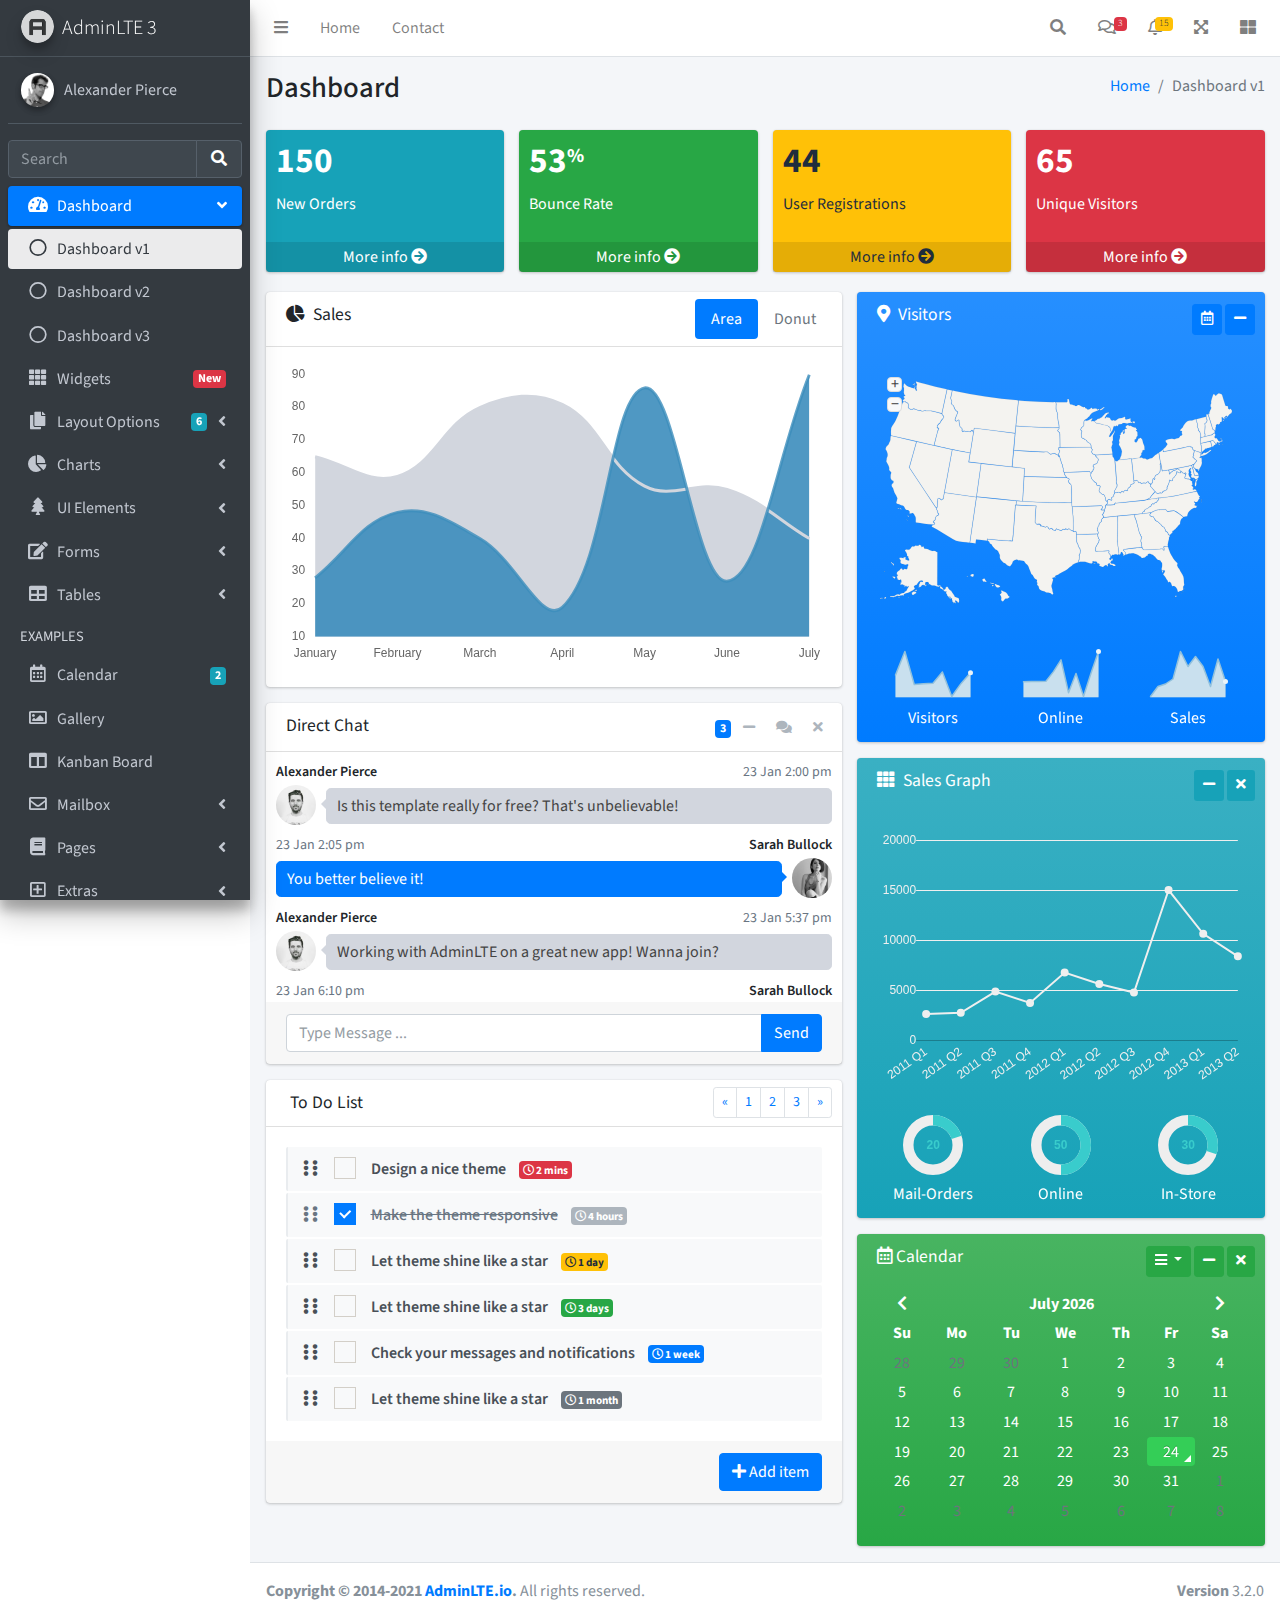
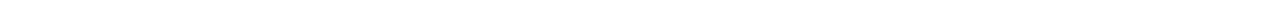
<file: backend/index.html>
<!DOCTYPE html>
<html lang="en">
<head>
  <meta charset="utf-8">
  <meta name="viewport" content="width=device-width, initial-scale=1">
  <title>AdminLTE 3 | Dashboard</title>

  <!-- Google Font: Source Sans Pro -->
  <link rel="stylesheet" href="https://fonts.googleapis.com/css?family=Source+Sans+Pro:300,400,400i,700&display=fallback">
  <!-- Font Awesome -->
  <link rel="stylesheet" href="plugins/fontawesome-free/css/all.min.css">
  <!-- Ionicons -->
  <link rel="stylesheet" href="https://code.ionicframework.com/ionicons/2.0.1/css/ionicons.min.css">
  <!-- Tempusdominus Bootstrap 4 -->
  <link rel="stylesheet" href="plugins/tempusdominus-bootstrap-4/css/tempusdominus-bootstrap-4.min.css">
  <!-- iCheck -->
  <link rel="stylesheet" href="plugins/icheck-bootstrap/icheck-bootstrap.min.css">
  <!-- JQVMap -->
  <link rel="stylesheet" href="plugins/jqvmap/jqvmap.min.css">
  <!-- Theme style -->
  <link rel="stylesheet" href="dist/css/adminlte.min.css">
  <!-- overlayScrollbars -->
  <link rel="stylesheet" href="plugins/overlayScrollbars/css/OverlayScrollbars.min.css">
  <!-- Daterange picker -->
  <link rel="stylesheet" href="plugins/daterangepicker/daterangepicker.css">
  <!-- summernote -->
  <link rel="stylesheet" href="plugins/summernote/summernote-bs4.min.css">
</head>
<body class="hold-transition sidebar-mini layout-fixed">
<div class="wrapper">

  <!-- Preloader -->
  <div class="preloader flex-column justify-content-center align-items-center">
    <img class="animation__shake" src="dist/img/AdminLTELogo.png" alt="AdminLTELogo" height="60" width="60">
  </div>

  <!-- Navbar -->
  <nav class="main-header navbar navbar-expand navbar-white navbar-light">
    <!-- Left navbar links -->
    <ul class="navbar-nav">
      <li class="nav-item">
        <a class="nav-link" data-widget="pushmenu" href="#" role="button"><i class="fas fa-bars"></i></a>
      </li>
      <li class="nav-item d-none d-sm-inline-block">
        <a href="index3.html" class="nav-link">Home</a>
      </li>
      <li class="nav-item d-none d-sm-inline-block">
        <a href="#" class="nav-link">Contact</a>
      </li>
    </ul>

    <!-- Right navbar links -->
    <ul class="navbar-nav ml-auto">
      <!-- Navbar Search -->
      <li class="nav-item">
        <a class="nav-link" data-widget="navbar-search" href="#" role="button">
          <i class="fas fa-search"></i>
        </a>
        <div class="navbar-search-block">
          <form class="form-inline">
            <div class="input-group input-group-sm">
              <input class="form-control form-control-navbar" type="search" placeholder="Search" aria-label="Search">
              <div class="input-group-append">
                <button class="btn btn-navbar" type="submit">
                  <i class="fas fa-search"></i>
                </button>
                <button class="btn btn-navbar" type="button" data-widget="navbar-search">
                  <i class="fas fa-times"></i>
                </button>
              </div>
            </div>
          </form>
        </div>
      </li>

      <!-- Messages Dropdown Menu -->
      <li class="nav-item dropdown">
        <a class="nav-link" data-toggle="dropdown" href="#">
          <i class="far fa-comments"></i>
          <span class="badge badge-danger navbar-badge">3</span>
        </a>
        <div class="dropdown-menu dropdown-menu-lg dropdown-menu-right">
          <a href="#" class="dropdown-item">
            <!-- Message Start -->
            <div class="media">
              <img src="dist/img/user1-128x128.jpg" alt="User Avatar" class="img-size-50 mr-3 img-circle">
              <div class="media-body">
                <h3 class="dropdown-item-title">
                  Brad Diesel
                  <span class="float-right text-sm text-danger"><i class="fas fa-star"></i></span>
                </h3>
                <p class="text-sm">Call me whenever you can...</p>
                <p class="text-sm text-muted"><i class="far fa-clock mr-1"></i> 4 Hours Ago</p>
              </div>
            </div>
            <!-- Message End -->
          </a>
          <div class="dropdown-divider"></div>
          <a href="#" class="dropdown-item">
            <!-- Message Start -->
            <div class="media">
              <img src="dist/img/user8-128x128.jpg" alt="User Avatar" class="img-size-50 img-circle mr-3">
              <div class="media-body">
                <h3 class="dropdown-item-title">
                  John Pierce
                  <span class="float-right text-sm text-muted"><i class="fas fa-star"></i></span>
                </h3>
                <p class="text-sm">I got your message bro</p>
                <p class="text-sm text-muted"><i class="far fa-clock mr-1"></i> 4 Hours Ago</p>
              </div>
            </div>
            <!-- Message End -->
          </a>
          <div class="dropdown-divider"></div>
          <a href="#" class="dropdown-item">
            <!-- Message Start -->
            <div class="media">
              <img src="dist/img/user3-128x128.jpg" alt="User Avatar" class="img-size-50 img-circle mr-3">
              <div class="media-body">
                <h3 class="dropdown-item-title">
                  Nora Silvester
                  <span class="float-right text-sm text-warning"><i class="fas fa-star"></i></span>
                </h3>
                <p class="text-sm">The subject goes here</p>
                <p class="text-sm text-muted"><i class="far fa-clock mr-1"></i> 4 Hours Ago</p>
              </div>
            </div>
            <!-- Message End -->
          </a>
          <div class="dropdown-divider"></div>
          <a href="#" class="dropdown-item dropdown-footer">See All Messages</a>
        </div>
      </li>
      <!-- Notifications Dropdown Menu -->
      <li class="nav-item dropdown">
        <a class="nav-link" data-toggle="dropdown" href="#">
          <i class="far fa-bell"></i>
          <span class="badge badge-warning navbar-badge">15</span>
        </a>
        <div class="dropdown-menu dropdown-menu-lg dropdown-menu-right">
          <span class="dropdown-item dropdown-header">15 Notifications</span>
          <div class="dropdown-divider"></div>
          <a href="#" class="dropdown-item">
            <i class="fas fa-envelope mr-2"></i> 4 new messages
            <span class="float-right text-muted text-sm">3 mins</span>
          </a>
          <div class="dropdown-divider"></div>
          <a href="#" class="dropdown-item">
            <i class="fas fa-users mr-2"></i> 8 friend requests
            <span class="float-right text-muted text-sm">12 hours</span>
          </a>
          <div class="dropdown-divider"></div>
          <a href="#" class="dropdown-item">
            <i class="fas fa-file mr-2"></i> 3 new reports
            <span class="float-right text-muted text-sm">2 days</span>
          </a>
          <div class="dropdown-divider"></div>
          <a href="#" class="dropdown-item dropdown-footer">See All Notifications</a>
        </div>
      </li>
      <li class="nav-item">
        <a class="nav-link" data-widget="fullscreen" href="#" role="button">
          <i class="fas fa-expand-arrows-alt"></i>
        </a>
      </li>
      <li class="nav-item">
        <a class="nav-link" data-widget="control-sidebar" data-controlsidebar-slide="true" href="#" role="button">
          <i class="fas fa-th-large"></i>
        </a>
      </li>
    </ul>
  </nav>
  <!-- /.navbar -->

  <!-- Main Sidebar Container -->
  <aside class="main-sidebar sidebar-dark-primary elevation-4">
    <!-- Brand Logo -->
    <a href="index3.html" class="brand-link">
      <img src="dist/img/AdminLTELogo.png" alt="AdminLTE Logo" class="brand-image img-circle elevation-3" style="opacity: .8">
      <span class="brand-text font-weight-light">AdminLTE 3</span>
    </a>

    <!-- Sidebar -->
    <div class="sidebar">
      <!-- Sidebar user panel (optional) -->
      <div class="user-panel mt-3 pb-3 mb-3 d-flex">
        <div class="image">
          <img src="dist/img/user2-160x160.jpg" class="img-circle elevation-2" alt="User Image">
        </div>
        <div class="info">
          <a href="#" class="d-block">Alexander Pierce</a>
        </div>
      </div>

      <!-- SidebarSearch Form -->
      <div class="form-inline">
        <div class="input-group" data-widget="sidebar-search">
          <input class="form-control form-control-sidebar" type="search" placeholder="Search" aria-label="Search">
          <div class="input-group-append">
            <button class="btn btn-sidebar">
              <i class="fas fa-search fa-fw"></i>
            </button>
          </div>
        </div>
      </div>

      <!-- Sidebar Menu -->
      <nav class="mt-2">
        <ul class="nav nav-pills nav-sidebar flex-column" data-widget="treeview" role="menu" data-accordion="false">
          <!-- Add icons to the links using the .nav-icon class
               with font-awesome or any other icon font library -->
          <li class="nav-item menu-open">
            <a href="#" class="nav-link active">
              <i class="nav-icon fas fa-tachometer-alt"></i>
              <p>
                Dashboard
                <i class="right fas fa-angle-left"></i>
              </p>
            </a>
            <ul class="nav nav-treeview">
              <li class="nav-item">
                <a href="./index.html" class="nav-link active">
                  <i class="far fa-circle nav-icon"></i>
                  <p>Dashboard v1</p>
                </a>
              </li>
              <li class="nav-item">
                <a href="./index2.html" class="nav-link">
                  <i class="far fa-circle nav-icon"></i>
                  <p>Dashboard v2</p>
                </a>
              </li>
              <li class="nav-item">
                <a href="./index3.html" class="nav-link">
                  <i class="far fa-circle nav-icon"></i>
                  <p>Dashboard v3</p>
                </a>
              </li>
            </ul>
          </li>
          <li class="nav-item">
            <a href="pages/widgets.html" class="nav-link">
              <i class="nav-icon fas fa-th"></i>
              <p>
                Widgets
                <span class="right badge badge-danger">New</span>
              </p>
            </a>
          </li>
          <li class="nav-item">
            <a href="#" class="nav-link">
              <i class="nav-icon fas fa-copy"></i>
              <p>
                Layout Options
                <i class="fas fa-angle-left right"></i>
                <span class="badge badge-info right">6</span>
              </p>
            </a>
            <ul class="nav nav-treeview">
              <li class="nav-item">
                <a href="pages/layout/top-nav.html" class="nav-link">
                  <i class="far fa-circle nav-icon"></i>
                  <p>Top Navigation</p>
                </a>
              </li>
              <li class="nav-item">
                <a href="pages/layout/top-nav-sidebar.html" class="nav-link">
                  <i class="far fa-circle nav-icon"></i>
                  <p>Top Navigation + Sidebar</p>
                </a>
              </li>
              <li class="nav-item">
                <a href="pages/layout/boxed.html" class="nav-link">
                  <i class="far fa-circle nav-icon"></i>
                  <p>Boxed</p>
                </a>
              </li>
              <li class="nav-item">
                <a href="pages/layout/fixed-sidebar.html" class="nav-link">
                  <i class="far fa-circle nav-icon"></i>
                  <p>Fixed Sidebar</p>
                </a>
              </li>
              <li class="nav-item">
                <a href="pages/layout/fixed-sidebar-custom.html" class="nav-link">
                  <i class="far fa-circle nav-icon"></i>
                  <p>Fixed Sidebar <small>+ Custom Area</small></p>
                </a>
              </li>
              <li class="nav-item">
                <a href="pages/layout/fixed-topnav.html" class="nav-link">
                  <i class="far fa-circle nav-icon"></i>
                  <p>Fixed Navbar</p>
                </a>
              </li>
              <li class="nav-item">
                <a href="pages/layout/fixed-footer.html" class="nav-link">
                  <i class="far fa-circle nav-icon"></i>
                  <p>Fixed Footer</p>
                </a>
              </li>
              <li class="nav-item">
                <a href="pages/layout/collapsed-sidebar.html" class="nav-link">
                  <i class="far fa-circle nav-icon"></i>
                  <p>Collapsed Sidebar</p>
                </a>
              </li>
            </ul>
          </li>
          <li class="nav-item">
            <a href="#" class="nav-link">
              <i class="nav-icon fas fa-chart-pie"></i>
              <p>
                Charts
                <i class="right fas fa-angle-left"></i>
              </p>
            </a>
            <ul class="nav nav-treeview">
              <li class="nav-item">
                <a href="pages/charts/chartjs.html" class="nav-link">
                  <i class="far fa-circle nav-icon"></i>
                  <p>ChartJS</p>
                </a>
              </li>
              <li class="nav-item">
                <a href="pages/charts/flot.html" class="nav-link">
                  <i class="far fa-circle nav-icon"></i>
                  <p>Flot</p>
                </a>
              </li>
              <li class="nav-item">
                <a href="pages/charts/inline.html" class="nav-link">
                  <i class="far fa-circle nav-icon"></i>
                  <p>Inline</p>
                </a>
              </li>
              <li class="nav-item">
                <a href="pages/charts/uplot.html" class="nav-link">
                  <i class="far fa-circle nav-icon"></i>
                  <p>uPlot</p>
                </a>
              </li>
            </ul>
          </li>
          <li class="nav-item">
            <a href="#" class="nav-link">
              <i class="nav-icon fas fa-tree"></i>
              <p>
                UI Elements
                <i class="fas fa-angle-left right"></i>
              </p>
            </a>
            <ul class="nav nav-treeview">
              <li class="nav-item">
                <a href="pages/UI/general.html" class="nav-link">
                  <i class="far fa-circle nav-icon"></i>
                  <p>General</p>
                </a>
              </li>
              <li class="nav-item">
                <a href="pages/UI/icons.html" class="nav-link">
                  <i class="far fa-circle nav-icon"></i>
                  <p>Icons</p>
                </a>
              </li>
              <li class="nav-item">
                <a href="pages/UI/buttons.html" class="nav-link">
                  <i class="far fa-circle nav-icon"></i>
                  <p>Buttons</p>
                </a>
              </li>
              <li class="nav-item">
                <a href="pages/UI/sliders.html" class="nav-link">
                  <i class="far fa-circle nav-icon"></i>
                  <p>Sliders</p>
                </a>
              </li>
              <li class="nav-item">
                <a href="pages/UI/modals.html" class="nav-link">
                  <i class="far fa-circle nav-icon"></i>
                  <p>Modals & Alerts</p>
                </a>
              </li>
              <li class="nav-item">
                <a href="pages/UI/navbar.html" class="nav-link">
                  <i class="far fa-circle nav-icon"></i>
                  <p>Navbar & Tabs</p>
                </a>
              </li>
              <li class="nav-item">
                <a href="pages/UI/timeline.html" class="nav-link">
                  <i class="far fa-circle nav-icon"></i>
                  <p>Timeline</p>
                </a>
              </li>
              <li class="nav-item">
                <a href="pages/UI/ribbons.html" class="nav-link">
                  <i class="far fa-circle nav-icon"></i>
                  <p>Ribbons</p>
                </a>
              </li>
            </ul>
          </li>
          <li class="nav-item">
            <a href="#" class="nav-link">
              <i class="nav-icon fas fa-edit"></i>
              <p>
                Forms
                <i class="fas fa-angle-left right"></i>
              </p>
            </a>
            <ul class="nav nav-treeview">
              <li class="nav-item">
                <a href="pages/forms/general.html" class="nav-link">
                  <i class="far fa-circle nav-icon"></i>
                  <p>General Elements</p>
                </a>
              </li>
              <li class="nav-item">
                <a href="pages/forms/advanced.html" class="nav-link">
                  <i class="far fa-circle nav-icon"></i>
                  <p>Advanced Elements</p>
                </a>
              </li>
              <li class="nav-item">
                <a href="pages/forms/editors.html" class="nav-link">
                  <i class="far fa-circle nav-icon"></i>
                  <p>Editors</p>
                </a>
              </li>
              <li class="nav-item">
                <a href="pages/forms/validation.html" class="nav-link">
                  <i class="far fa-circle nav-icon"></i>
                  <p>Validation</p>
                </a>
              </li>
            </ul>
          </li>
          <li class="nav-item">
            <a href="#" class="nav-link">
              <i class="nav-icon fas fa-table"></i>
              <p>
                Tables
                <i class="fas fa-angle-left right"></i>
              </p>
            </a>
            <ul class="nav nav-treeview">
              <li class="nav-item">
                <a href="pages/tables/simple.html" class="nav-link">
                  <i class="far fa-circle nav-icon"></i>
                  <p>Simple Tables</p>
                </a>
              </li>
              <li class="nav-item">
                <a href="pages/tables/data.html" class="nav-link">
                  <i class="far fa-circle nav-icon"></i>
                  <p>DataTables</p>
                </a>
              </li>
              <li class="nav-item">
                <a href="pages/tables/jsgrid.html" class="nav-link">
                  <i class="far fa-circle nav-icon"></i>
                  <p>jsGrid</p>
                </a>
              </li>
            </ul>
          </li>
          <li class="nav-header">EXAMPLES</li>
          <li class="nav-item">
            <a href="pages/calendar.html" class="nav-link">
              <i class="nav-icon far fa-calendar-alt"></i>
              <p>
                Calendar
                <span class="badge badge-info right">2</span>
              </p>
            </a>
          </li>
          <li class="nav-item">
            <a href="pages/gallery.html" class="nav-link">
              <i class="nav-icon far fa-image"></i>
              <p>
                Gallery
              </p>
            </a>
          </li>
          <li class="nav-item">
            <a href="pages/kanban.html" class="nav-link">
              <i class="nav-icon fas fa-columns"></i>
              <p>
                Kanban Board
              </p>
            </a>
          </li>
          <li class="nav-item">
            <a href="#" class="nav-link">
              <i class="nav-icon far fa-envelope"></i>
              <p>
                Mailbox
                <i class="fas fa-angle-left right"></i>
              </p>
            </a>
            <ul class="nav nav-treeview">
              <li class="nav-item">
                <a href="pages/mailbox/mailbox.html" class="nav-link">
                  <i class="far fa-circle nav-icon"></i>
                  <p>Inbox</p>
                </a>
              </li>
              <li class="nav-item">
                <a href="pages/mailbox/compose.html" class="nav-link">
                  <i class="far fa-circle nav-icon"></i>
                  <p>Compose</p>
                </a>
              </li>
              <li class="nav-item">
                <a href="pages/mailbox/read-mail.html" class="nav-link">
                  <i class="far fa-circle nav-icon"></i>
                  <p>Read</p>
                </a>
              </li>
            </ul>
          </li>
          <li class="nav-item">
            <a href="#" class="nav-link">
              <i class="nav-icon fas fa-book"></i>
              <p>
                Pages
                <i class="fas fa-angle-left right"></i>
              </p>
            </a>
            <ul class="nav nav-treeview">
              <li class="nav-item">
                <a href="pages/examples/invoice.html" class="nav-link">
                  <i class="far fa-circle nav-icon"></i>
                  <p>Invoice</p>
                </a>
              </li>
              <li class="nav-item">
                <a href="pages/examples/profile.html" class="nav-link">
                  <i class="far fa-circle nav-icon"></i>
                  <p>Profile</p>
                </a>
              </li>
              <li class="nav-item">
                <a href="pages/examples/e-commerce.html" class="nav-link">
                  <i class="far fa-circle nav-icon"></i>
                  <p>E-commerce</p>
                </a>
              </li>
              <li class="nav-item">
                <a href="pages/examples/projects.html" class="nav-link">
                  <i class="far fa-circle nav-icon"></i>
                  <p>Projects</p>
                </a>
              </li>
              <li class="nav-item">
                <a href="pages/examples/project-add.html" class="nav-link">
                  <i class="far fa-circle nav-icon"></i>
                  <p>Project Add</p>
                </a>
              </li>
              <li class="nav-item">
                <a href="pages/examples/project-edit.html" class="nav-link">
                  <i class="far fa-circle nav-icon"></i>
                  <p>Project Edit</p>
                </a>
              </li>
              <li class="nav-item">
                <a href="pages/examples/project-detail.html" class="nav-link">
                  <i class="far fa-circle nav-icon"></i>
                  <p>Project Detail</p>
                </a>
              </li>
              <li class="nav-item">
                <a href="pages/examples/contacts.html" class="nav-link">
                  <i class="far fa-circle nav-icon"></i>
                  <p>Contacts</p>
                </a>
              </li>
              <li class="nav-item">
                <a href="pages/examples/faq.html" class="nav-link">
                  <i class="far fa-circle nav-icon"></i>
                  <p>FAQ</p>
                </a>
              </li>
              <li class="nav-item">
                <a href="pages/examples/contact-us.html" class="nav-link">
                  <i class="far fa-circle nav-icon"></i>
                  <p>Contact us</p>
                </a>
              </li>
            </ul>
          </li>
          <li class="nav-item">
            <a href="#" class="nav-link">
              <i class="nav-icon far fa-plus-square"></i>
              <p>
                Extras
                <i class="fas fa-angle-left right"></i>
              </p>
            </a>
            <ul class="nav nav-treeview">
              <li class="nav-item">
                <a href="#" class="nav-link">
                  <i class="far fa-circle nav-icon"></i>
                  <p>
                    Login & Register v1
                    <i class="fas fa-angle-left right"></i>
                  </p>
                </a>
                <ul class="nav nav-treeview">
                  <li class="nav-item">
                    <a href="pages/examples/login.html" class="nav-link">
                      <i class="far fa-circle nav-icon"></i>
                      <p>Login v1</p>
                    </a>
                  </li>
                  <li class="nav-item">
                    <a href="pages/examples/register.html" class="nav-link">
                      <i class="far fa-circle nav-icon"></i>
                      <p>Register v1</p>
                    </a>
                  </li>
                  <li class="nav-item">
                    <a href="pages/examples/forgot-password.html" class="nav-link">
                      <i class="far fa-circle nav-icon"></i>
                      <p>Forgot Password v1</p>
                    </a>
                  </li>
                  <li class="nav-item">
                    <a href="pages/examples/recover-password.html" class="nav-link">
                      <i class="far fa-circle nav-icon"></i>
                      <p>Recover Password v1</p>
                    </a>
                  </li>
                </ul>
              </li>
              <li class="nav-item">
                <a href="#" class="nav-link">
                  <i class="far fa-circle nav-icon"></i>
                  <p>
                    Login & Register v2
                    <i class="fas fa-angle-left right"></i>
                  </p>
                </a>
                <ul class="nav nav-treeview">
                  <li class="nav-item">
                    <a href="pages/examples/login-v2.html" class="nav-link">
                      <i class="far fa-circle nav-icon"></i>
                      <p>Login v2</p>
                    </a>
                  </li>
                  <li class="nav-item">
                    <a href="pages/examples/register-v2.html" class="nav-link">
                      <i class="far fa-circle nav-icon"></i>
                      <p>Register v2</p>
                    </a>
                  </li>
                  <li class="nav-item">
                    <a href="pages/examples/forgot-password-v2.html" class="nav-link">
                      <i class="far fa-circle nav-icon"></i>
                      <p>Forgot Password v2</p>
                    </a>
                  </li>
                  <li class="nav-item">
                    <a href="pages/examples/recover-password-v2.html" class="nav-link">
                      <i class="far fa-circle nav-icon"></i>
                      <p>Recover Password v2</p>
                    </a>
                  </li>
                </ul>
              </li>
              <li class="nav-item">
                <a href="pages/examples/lockscreen.html" class="nav-link">
                  <i class="far fa-circle nav-icon"></i>
                  <p>Lockscreen</p>
                </a>
              </li>
              <li class="nav-item">
                <a href="pages/examples/legacy-user-menu.html" class="nav-link">
                  <i class="far fa-circle nav-icon"></i>
                  <p>Legacy User Menu</p>
                </a>
              </li>
              <li class="nav-item">
                <a href="pages/examples/language-menu.html" class="nav-link">
                  <i class="far fa-circle nav-icon"></i>
                  <p>Language Menu</p>
                </a>
              </li>
              <li class="nav-item">
                <a href="pages/examples/404.html" class="nav-link">
                  <i class="far fa-circle nav-icon"></i>
                  <p>Error 404</p>
                </a>
              </li>
              <li class="nav-item">
                <a href="pages/examples/500.html" class="nav-link">
                  <i class="far fa-circle nav-icon"></i>
                  <p>Error 500</p>
                </a>
              </li>
              <li class="nav-item">
                <a href="pages/examples/pace.html" class="nav-link">
                  <i class="far fa-circle nav-icon"></i>
                  <p>Pace</p>
                </a>
              </li>
              <li class="nav-item">
                <a href="pages/examples/blank.html" class="nav-link">
                  <i class="far fa-circle nav-icon"></i>
                  <p>Blank Page</p>
                </a>
              </li>
              <li class="nav-item">
                <a href="starter.html" class="nav-link">
                  <i class="far fa-circle nav-icon"></i>
                  <p>Starter Page</p>
                </a>
              </li>
            </ul>
          </li>
          <li class="nav-item">
            <a href="#" class="nav-link">
              <i class="nav-icon fas fa-search"></i>
              <p>
                Search
                <i class="fas fa-angle-left right"></i>
              </p>
            </a>
            <ul class="nav nav-treeview">
              <li class="nav-item">
                <a href="pages/search/simple.html" class="nav-link">
                  <i class="far fa-circle nav-icon"></i>
                  <p>Simple Search</p>
                </a>
              </li>
              <li class="nav-item">
                <a href="pages/search/enhanced.html" class="nav-link">
                  <i class="far fa-circle nav-icon"></i>
                  <p>Enhanced</p>
                </a>
              </li>
            </ul>
          </li>
          <li class="nav-header">MISCELLANEOUS</li>
          <li class="nav-item">
            <a href="iframe.html" class="nav-link">
              <i class="nav-icon fas fa-ellipsis-h"></i>
              <p>Tabbed IFrame Plugin</p>
            </a>
          </li>
          <li class="nav-item">
            <a href="https://adminlte.io/docs/3.1/" class="nav-link">
              <i class="nav-icon fas fa-file"></i>
              <p>Documentation</p>
            </a>
          </li>
          <li class="nav-header">MULTI LEVEL EXAMPLE</li>
          <li class="nav-item">
            <a href="#" class="nav-link">
              <i class="fas fa-circle nav-icon"></i>
              <p>Level 1</p>
            </a>
          </li>
          <li class="nav-item">
            <a href="#" class="nav-link">
              <i class="nav-icon fas fa-circle"></i>
              <p>
                Level 1
                <i class="right fas fa-angle-left"></i>
              </p>
            </a>
            <ul class="nav nav-treeview">
              <li class="nav-item">
                <a href="#" class="nav-link">
                  <i class="far fa-circle nav-icon"></i>
                  <p>Level 2</p>
                </a>
              </li>
              <li class="nav-item">
                <a href="#" class="nav-link">
                  <i class="far fa-circle nav-icon"></i>
                  <p>
                    Level 2
                    <i class="right fas fa-angle-left"></i>
                  </p>
                </a>
                <ul class="nav nav-treeview">
                  <li class="nav-item">
                    <a href="#" class="nav-link">
                      <i class="far fa-dot-circle nav-icon"></i>
                      <p>Level 3</p>
                    </a>
                  </li>
                  <li class="nav-item">
                    <a href="#" class="nav-link">
                      <i class="far fa-dot-circle nav-icon"></i>
                      <p>Level 3</p>
                    </a>
                  </li>
                  <li class="nav-item">
                    <a href="#" class="nav-link">
                      <i class="far fa-dot-circle nav-icon"></i>
                      <p>Level 3</p>
                    </a>
                  </li>
                </ul>
              </li>
              <li class="nav-item">
                <a href="#" class="nav-link">
                  <i class="far fa-circle nav-icon"></i>
                  <p>Level 2</p>
                </a>
              </li>
            </ul>
          </li>
          <li class="nav-item">
            <a href="#" class="nav-link">
              <i class="fas fa-circle nav-icon"></i>
              <p>Level 1</p>
            </a>
          </li>
          <li class="nav-header">LABELS</li>
          <li class="nav-item">
            <a href="#" class="nav-link">
              <i class="nav-icon far fa-circle text-danger"></i>
              <p class="text">Important</p>
            </a>
          </li>
          <li class="nav-item">
            <a href="#" class="nav-link">
              <i class="nav-icon far fa-circle text-warning"></i>
              <p>Warning</p>
            </a>
          </li>
          <li class="nav-item">
            <a href="#" class="nav-link">
              <i class="nav-icon far fa-circle text-info"></i>
              <p>Informational</p>
            </a>
          </li>
        </ul>
      </nav>
      <!-- /.sidebar-menu -->
    </div>
    <!-- /.sidebar -->
  </aside>

  <!-- Content Wrapper. Contains page content -->
  <div class="content-wrapper">
    <!-- Content Header (Page header) -->
    <div class="content-header">
      <div class="container-fluid">
        <div class="row mb-2">
          <div class="col-sm-6">
            <h1 class="m-0">Dashboard</h1>
          </div><!-- /.col -->
          <div class="col-sm-6">
            <ol class="breadcrumb float-sm-right">
              <li class="breadcrumb-item"><a href="#">Home</a></li>
              <li class="breadcrumb-item active">Dashboard v1</li>
            </ol>
          </div><!-- /.col -->
        </div><!-- /.row -->
      </div><!-- /.container-fluid -->
    </div>
    <!-- /.content-header -->

    <!-- Main content -->
    <section class="content">
      <div class="container-fluid">
        <!-- Small boxes (Stat box) -->
        <div class="row">
          <div class="col-lg-3 col-6">
            <!-- small box -->
            <div class="small-box bg-info">
              <div class="inner">
                <h3>150</h3>

                <p>New Orders</p>
              </div>
              <div class="icon">
                <i class="ion ion-bag"></i>
              </div>
              <a href="#" class="small-box-footer">More info <i class="fas fa-arrow-circle-right"></i></a>
            </div>
          </div>
          <!-- ./col -->
          <div class="col-lg-3 col-6">
            <!-- small box -->
            <div class="small-box bg-success">
              <div class="inner">
                <h3>53<sup style="font-size: 20px">%</sup></h3>

                <p>Bounce Rate</p>
              </div>
              <div class="icon">
                <i class="ion ion-stats-bars"></i>
              </div>
              <a href="#" class="small-box-footer">More info <i class="fas fa-arrow-circle-right"></i></a>
            </div>
          </div>
          <!-- ./col -->
          <div class="col-lg-3 col-6">
            <!-- small box -->
            <div class="small-box bg-warning">
              <div class="inner">
                <h3>44</h3>

                <p>User Registrations</p>
              </div>
              <div class="icon">
                <i class="ion ion-person-add"></i>
              </div>
              <a href="#" class="small-box-footer">More info <i class="fas fa-arrow-circle-right"></i></a>
            </div>
          </div>
          <!-- ./col -->
          <div class="col-lg-3 col-6">
            <!-- small box -->
            <div class="small-box bg-danger">
              <div class="inner">
                <h3>65</h3>

                <p>Unique Visitors</p>
              </div>
              <div class="icon">
                <i class="ion ion-pie-graph"></i>
              </div>
              <a href="#" class="small-box-footer">More info <i class="fas fa-arrow-circle-right"></i></a>
            </div>
          </div>
          <!-- ./col -->
        </div>
        <!-- /.row -->
        <!-- Main row -->
        <div class="row">
          <!-- Left col -->
          <section class="col-lg-7 connectedSortable">
            <!-- Custom tabs (Charts with tabs)-->
            <div class="card">
              <div class="card-header">
                <h3 class="card-title">
                  <i class="fas fa-chart-pie mr-1"></i>
                  Sales
                </h3>
                <div class="card-tools">
                  <ul class="nav nav-pills ml-auto">
                    <li class="nav-item">
                      <a class="nav-link active" href="#revenue-chart" data-toggle="tab">Area</a>
                    </li>
                    <li class="nav-item">
                      <a class="nav-link" href="#sales-chart" data-toggle="tab">Donut</a>
                    </li>
                  </ul>
                </div>
              </div><!-- /.card-header -->
              <div class="card-body">
                <div class="tab-content p-0">
                  <!-- Morris chart - Sales -->
                  <div class="chart tab-pane active" id="revenue-chart"
                       style="position: relative; height: 300px;">
                      <canvas id="revenue-chart-canvas" height="300" style="height: 300px;"></canvas>
                   </div>
                  <div class="chart tab-pane" id="sales-chart" style="position: relative; height: 300px;">
                    <canvas id="sales-chart-canvas" height="300" style="height: 300px;"></canvas>
                  </div>
                </div>
              </div><!-- /.card-body -->
            </div>
            <!-- /.card -->

            <!-- DIRECT CHAT -->
            <div class="card direct-chat direct-chat-primary">
              <div class="card-header">
                <h3 class="card-title">Direct Chat</h3>

                <div class="card-tools">
                  <span title="3 New Messages" class="badge badge-primary">3</span>
                  <button type="button" class="btn btn-tool" data-card-widget="collapse">
                    <i class="fas fa-minus"></i>
                  </button>
                  <button type="button" class="btn btn-tool" title="Contacts" data-widget="chat-pane-toggle">
                    <i class="fas fa-comments"></i>
                  </button>
                  <button type="button" class="btn btn-tool" data-card-widget="remove">
                    <i class="fas fa-times"></i>
                  </button>
                </div>
              </div>
              <!-- /.card-header -->
              <div class="card-body">
                <!-- Conversations are loaded here -->
                <div class="direct-chat-messages">
                  <!-- Message. Default to the left -->
                  <div class="direct-chat-msg">
                    <div class="direct-chat-infos clearfix">
                      <span class="direct-chat-name float-left">Alexander Pierce</span>
                      <span class="direct-chat-timestamp float-right">23 Jan 2:00 pm</span>
                    </div>
                    <!-- /.direct-chat-infos -->
                    <img class="direct-chat-img" src="dist/img/user1-128x128.jpg" alt="message user image">
                    <!-- /.direct-chat-img -->
                    <div class="direct-chat-text">
                      Is this template really for free? That's unbelievable!
                    </div>
                    <!-- /.direct-chat-text -->
                  </div>
                  <!-- /.direct-chat-msg -->

                  <!-- Message to the right -->
                  <div class="direct-chat-msg right">
                    <div class="direct-chat-infos clearfix">
                      <span class="direct-chat-name float-right">Sarah Bullock</span>
                      <span class="direct-chat-timestamp float-left">23 Jan 2:05 pm</span>
                    </div>
                    <!-- /.direct-chat-infos -->
                    <img class="direct-chat-img" src="dist/img/user3-128x128.jpg" alt="message user image">
                    <!-- /.direct-chat-img -->
                    <div class="direct-chat-text">
                      You better believe it!
                    </div>
                    <!-- /.direct-chat-text -->
                  </div>
                  <!-- /.direct-chat-msg -->

                  <!-- Message. Default to the left -->
                  <div class="direct-chat-msg">
                    <div class="direct-chat-infos clearfix">
                      <span class="direct-chat-name float-left">Alexander Pierce</span>
                      <span class="direct-chat-timestamp float-right">23 Jan 5:37 pm</span>
                    </div>
                    <!-- /.direct-chat-infos -->
                    <img class="direct-chat-img" src="dist/img/user1-128x128.jpg" alt="message user image">
                    <!-- /.direct-chat-img -->
                    <div class="direct-chat-text">
                      Working with AdminLTE on a great new app! Wanna join?
                    </div>
                    <!-- /.direct-chat-text -->
                  </div>
                  <!-- /.direct-chat-msg -->

                  <!-- Message to the right -->
                  <div class="direct-chat-msg right">
                    <div class="direct-chat-infos clearfix">
                      <span class="direct-chat-name float-right">Sarah Bullock</span>
                      <span class="direct-chat-timestamp float-left">23 Jan 6:10 pm</span>
                    </div>
                    <!-- /.direct-chat-infos -->
                    <img class="direct-chat-img" src="dist/img/user3-128x128.jpg" alt="message user image">
                    <!-- /.direct-chat-img -->
                    <div class="direct-chat-text">
                      I would love to.
                    </div>
                    <!-- /.direct-chat-text -->
                  </div>
                  <!-- /.direct-chat-msg -->

                </div>
                <!--/.direct-chat-messages-->

                <!-- Contacts are loaded here -->
                <div class="direct-chat-contacts">
                  <ul class="contacts-list">
                    <li>
                      <a href="#">
                        <img class="contacts-list-img" src="dist/img/user1-128x128.jpg" alt="User Avatar">

                        <div class="contacts-list-info">
                          <span class="contacts-list-name">
                            Count Dracula
                            <small class="contacts-list-date float-right">2/28/2015</small>
                          </span>
                          <span class="contacts-list-msg">How have you been? I was...</span>
                        </div>
                        <!-- /.contacts-list-info -->
                      </a>
                    </li>
                    <!-- End Contact Item -->
                    <li>
                      <a href="#">
                        <img class="contacts-list-img" src="dist/img/user7-128x128.jpg" alt="User Avatar">

                        <div class="contacts-list-info">
                          <span class="contacts-list-name">
                            Sarah Doe
                            <small class="contacts-list-date float-right">2/23/2015</small>
                          </span>
                          <span class="contacts-list-msg">I will be waiting for...</span>
                        </div>
                        <!-- /.contacts-list-info -->
                      </a>
                    </li>
                    <!-- End Contact Item -->
                    <li>
                      <a href="#">
                        <img class="contacts-list-img" src="dist/img/user3-128x128.jpg" alt="User Avatar">

                        <div class="contacts-list-info">
                          <span class="contacts-list-name">
                            Nadia Jolie
                            <small class="contacts-list-date float-right">2/20/2015</small>
                          </span>
                          <span class="contacts-list-msg">I'll call you back at...</span>
                        </div>
                        <!-- /.contacts-list-info -->
                      </a>
                    </li>
                    <!-- End Contact Item -->
                    <li>
                      <a href="#">
                        <img class="contacts-list-img" src="dist/img/user5-128x128.jpg" alt="User Avatar">

                        <div class="contacts-list-info">
                          <span class="contacts-list-name">
                            Nora S. Vans
                            <small class="contacts-list-date float-right">2/10/2015</small>
                          </span>
                          <span class="contacts-list-msg">Where is your new...</span>
                        </div>
                        <!-- /.contacts-list-info -->
                      </a>
                    </li>
                    <!-- End Contact Item -->
                    <li>
                      <a href="#">
                        <img class="contacts-list-img" src="dist/img/user6-128x128.jpg" alt="User Avatar">

                        <div class="contacts-list-info">
                          <span class="contacts-list-name">
                            John K.
                            <small class="contacts-list-date float-right">1/27/2015</small>
                          </span>
                          <span class="contacts-list-msg">Can I take a look at...</span>
                        </div>
                        <!-- /.contacts-list-info -->
                      </a>
                    </li>
                    <!-- End Contact Item -->
                    <li>
                      <a href="#">
                        <img class="contacts-list-img" src="dist/img/user8-128x128.jpg" alt="User Avatar">

                        <div class="contacts-list-info">
                          <span class="contacts-list-name">
                            Kenneth M.
                            <small class="contacts-list-date float-right">1/4/2015</small>
                          </span>
                          <span class="contacts-list-msg">Never mind I found...</span>
                        </div>
                        <!-- /.contacts-list-info -->
                      </a>
                    </li>
                    <!-- End Contact Item -->
                  </ul>
                  <!-- /.contacts-list -->
                </div>
                <!-- /.direct-chat-pane -->
              </div>
              <!-- /.card-body -->
              <div class="card-footer">
                <form action="#" method="post">
                  <div class="input-group">
                    <input type="text" name="message" placeholder="Type Message ..." class="form-control">
                    <span class="input-group-append">
                      <button type="button" class="btn btn-primary">Send</button>
                    </span>
                  </div>
                </form>
              </div>
              <!-- /.card-footer-->
            </div>
            <!--/.direct-chat -->

            <!-- TO DO List -->
            <div class="card">
              <div class="card-header">
                <h3 class="card-title">
                  <i class="ion ion-clipboard mr-1"></i>
                  To Do List
                </h3>

                <div class="card-tools">
                  <ul class="pagination pagination-sm">
                    <li class="page-item"><a href="#" class="page-link">&laquo;</a></li>
                    <li class="page-item"><a href="#" class="page-link">1</a></li>
                    <li class="page-item"><a href="#" class="page-link">2</a></li>
                    <li class="page-item"><a href="#" class="page-link">3</a></li>
                    <li class="page-item"><a href="#" class="page-link">&raquo;</a></li>
                  </ul>
                </div>
              </div>
              <!-- /.card-header -->
              <div class="card-body">
                <ul class="todo-list" data-widget="todo-list">
                  <li>
                    <!-- drag handle -->
                    <span class="handle">
                      <i class="fas fa-ellipsis-v"></i>
                      <i class="fas fa-ellipsis-v"></i>
                    </span>
                    <!-- checkbox -->
                    <div  class="icheck-primary d-inline ml-2">
                      <input type="checkbox" value="" name="todo1" id="todoCheck1">
                      <label for="todoCheck1"></label>
                    </div>
                    <!-- todo text -->
                    <span class="text">Design a nice theme</span>
                    <!-- Emphasis label -->
                    <small class="badge badge-danger"><i class="far fa-clock"></i> 2 mins</small>
                    <!-- General tools such as edit or delete-->
                    <div class="tools">
                      <i class="fas fa-edit"></i>
                      <i class="fas fa-trash-o"></i>
                    </div>
                  </li>
                  <li>
                    <span class="handle">
                      <i class="fas fa-ellipsis-v"></i>
                      <i class="fas fa-ellipsis-v"></i>
                    </span>
                    <div  class="icheck-primary d-inline ml-2">
                      <input type="checkbox" value="" name="todo2" id="todoCheck2" checked>
                      <label for="todoCheck2"></label>
                    </div>
                    <span class="text">Make the theme responsive</span>
                    <small class="badge badge-info"><i class="far fa-clock"></i> 4 hours</small>
                    <div class="tools">
                      <i class="fas fa-edit"></i>
                      <i class="fas fa-trash-o"></i>
                    </div>
                  </li>
                  <li>
                    <span class="handle">
                      <i class="fas fa-ellipsis-v"></i>
                      <i class="fas fa-ellipsis-v"></i>
                    </span>
                    <div  class="icheck-primary d-inline ml-2">
                      <input type="checkbox" value="" name="todo3" id="todoCheck3">
                      <label for="todoCheck3"></label>
                    </div>
                    <span class="text">Let theme shine like a star</span>
                    <small class="badge badge-warning"><i class="far fa-clock"></i> 1 day</small>
                    <div class="tools">
                      <i class="fas fa-edit"></i>
                      <i class="fas fa-trash-o"></i>
                    </div>
                  </li>
                  <li>
                    <span class="handle">
                      <i class="fas fa-ellipsis-v"></i>
                      <i class="fas fa-ellipsis-v"></i>
                    </span>
                    <div  class="icheck-primary d-inline ml-2">
                      <input type="checkbox" value="" name="todo4" id="todoCheck4">
                      <label for="todoCheck4"></label>
                    </div>
                    <span class="text">Let theme shine like a star</span>
                    <small class="badge badge-success"><i class="far fa-clock"></i> 3 days</small>
                    <div class="tools">
                      <i class="fas fa-edit"></i>
                      <i class="fas fa-trash-o"></i>
                    </div>
                  </li>
                  <li>
                    <span class="handle">
                      <i class="fas fa-ellipsis-v"></i>
                      <i class="fas fa-ellipsis-v"></i>
                    </span>
                    <div  class="icheck-primary d-inline ml-2">
                      <input type="checkbox" value="" name="todo5" id="todoCheck5">
                      <label for="todoCheck5"></label>
                    </div>
                    <span class="text">Check your messages and notifications</span>
                    <small class="badge badge-primary"><i class="far fa-clock"></i> 1 week</small>
                    <div class="tools">
                      <i class="fas fa-edit"></i>
                      <i class="fas fa-trash-o"></i>
                    </div>
                  </li>
                  <li>
                    <span class="handle">
                      <i class="fas fa-ellipsis-v"></i>
                      <i class="fas fa-ellipsis-v"></i>
                    </span>
                    <div  class="icheck-primary d-inline ml-2">
                      <input type="checkbox" value="" name="todo6" id="todoCheck6">
                      <label for="todoCheck6"></label>
                    </div>
                    <span class="text">Let theme shine like a star</span>
                    <small class="badge badge-secondary"><i class="far fa-clock"></i> 1 month</small>
                    <div class="tools">
                      <i class="fas fa-edit"></i>
                      <i class="fas fa-trash-o"></i>
                    </div>
                  </li>
                </ul>
              </div>
              <!-- /.card-body -->
              <div class="card-footer clearfix">
                <button type="button" class="btn btn-primary float-right"><i class="fas fa-plus"></i> Add item</button>
              </div>
            </div>
            <!-- /.card -->
          </section>
          <!-- /.Left col -->
          <!-- right col (We are only adding the ID to make the widgets sortable)-->
          <section class="col-lg-5 connectedSortable">

            <!-- Map card -->
            <div class="card bg-gradient-primary">
              <div class="card-header border-0">
                <h3 class="card-title">
                  <i class="fas fa-map-marker-alt mr-1"></i>
                  Visitors
                </h3>
                <!-- card tools -->
                <div class="card-tools">
                  <button type="button" class="btn btn-primary btn-sm daterange" title="Date range">
                    <i class="far fa-calendar-alt"></i>
                  </button>
                  <button type="button" class="btn btn-primary btn-sm" data-card-widget="collapse" title="Collapse">
                    <i class="fas fa-minus"></i>
                  </button>
                </div>
                <!-- /.card-tools -->
              </div>
              <div class="card-body">
                <div id="world-map" style="height: 250px; width: 100%;"></div>
              </div>
              <!-- /.card-body-->
              <div class="card-footer bg-transparent">
                <div class="row">
                  <div class="col-4 text-center">
                    <div id="sparkline-1"></div>
                    <div class="text-white">Visitors</div>
                  </div>
                  <!-- ./col -->
                  <div class="col-4 text-center">
                    <div id="sparkline-2"></div>
                    <div class="text-white">Online</div>
                  </div>
                  <!-- ./col -->
                  <div class="col-4 text-center">
                    <div id="sparkline-3"></div>
                    <div class="text-white">Sales</div>
                  </div>
                  <!-- ./col -->
                </div>
                <!-- /.row -->
              </div>
            </div>
            <!-- /.card -->

            <!-- solid sales graph -->
            <div class="card bg-gradient-info">
              <div class="card-header border-0">
                <h3 class="card-title">
                  <i class="fas fa-th mr-1"></i>
                  Sales Graph
                </h3>

                <div class="card-tools">
                  <button type="button" class="btn bg-info btn-sm" data-card-widget="collapse">
                    <i class="fas fa-minus"></i>
                  </button>
                  <button type="button" class="btn bg-info btn-sm" data-card-widget="remove">
                    <i class="fas fa-times"></i>
                  </button>
                </div>
              </div>
              <div class="card-body">
                <canvas class="chart" id="line-chart" style="min-height: 250px; height: 250px; max-height: 250px; max-width: 100%;"></canvas>
              </div>
              <!-- /.card-body -->
              <div class="card-footer bg-transparent">
                <div class="row">
                  <div class="col-4 text-center">
                    <input type="text" class="knob" data-readonly="true" value="20" data-width="60" data-height="60"
                           data-fgColor="#39CCCC">

                    <div class="text-white">Mail-Orders</div>
                  </div>
                  <!-- ./col -->
                  <div class="col-4 text-center">
                    <input type="text" class="knob" data-readonly="true" value="50" data-width="60" data-height="60"
                           data-fgColor="#39CCCC">

                    <div class="text-white">Online</div>
                  </div>
                  <!-- ./col -->
                  <div class="col-4 text-center">
                    <input type="text" class="knob" data-readonly="true" value="30" data-width="60" data-height="60"
                           data-fgColor="#39CCCC">

                    <div class="text-white">In-Store</div>
                  </div>
                  <!-- ./col -->
                </div>
                <!-- /.row -->
              </div>
              <!-- /.card-footer -->
            </div>
            <!-- /.card -->

            <!-- Calendar -->
            <div class="card bg-gradient-success">
              <div class="card-header border-0">

                <h3 class="card-title">
                  <i class="far fa-calendar-alt"></i>
                  Calendar
                </h3>
                <!-- tools card -->
                <div class="card-tools">
                  <!-- button with a dropdown -->
                  <div class="btn-group">
                    <button type="button" class="btn btn-success btn-sm dropdown-toggle" data-toggle="dropdown" data-offset="-52">
                      <i class="fas fa-bars"></i>
                    </button>
                    <div class="dropdown-menu" role="menu">
                      <a href="#" class="dropdown-item">Add new event</a>
                      <a href="#" class="dropdown-item">Clear events</a>
                      <div class="dropdown-divider"></div>
                      <a href="#" class="dropdown-item">View calendar</a>
                    </div>
                  </div>
                  <button type="button" class="btn btn-success btn-sm" data-card-widget="collapse">
                    <i class="fas fa-minus"></i>
                  </button>
                  <button type="button" class="btn btn-success btn-sm" data-card-widget="remove">
                    <i class="fas fa-times"></i>
                  </button>
                </div>
                <!-- /. tools -->
              </div>
              <!-- /.card-header -->
              <div class="card-body pt-0">
                <!--The calendar -->
                <div id="calendar" style="width: 100%"></div>
              </div>
              <!-- /.card-body -->
            </div>
            <!-- /.card -->
          </section>
          <!-- right col -->
        </div>
        <!-- /.row (main row) -->
      </div><!-- /.container-fluid -->
    </section>
    <!-- /.content -->
  </div>
  <!-- /.content-wrapper -->
  <footer class="main-footer">
    <strong>Copyright &copy; 2014-2021 <a href="https://adminlte.io">AdminLTE.io</a>.</strong>
    All rights reserved.
    <div class="float-right d-none d-sm-inline-block">
      <b>Version</b> 3.2.0
    </div>
  </footer>

  <!-- Control Sidebar -->
  <aside class="control-sidebar control-sidebar-dark">
    <!-- Control sidebar content goes here -->
  </aside>
  <!-- /.control-sidebar -->
</div>
<!-- ./wrapper -->

<!-- jQuery -->
<script src="plugins/jquery/jquery.min.js"></script>
<!-- jQuery UI 1.11.4 -->
<script src="plugins/jquery-ui/jquery-ui.min.js"></script>
<!-- Resolve conflict in jQuery UI tooltip with Bootstrap tooltip -->
<script>
  $.widget.bridge('uibutton', $.ui.button)
</script>
<!-- Bootstrap 4 -->
<script src="plugins/bootstrap/js/bootstrap.bundle.min.js"></script>
<!-- ChartJS -->
<script src="plugins/chart.js/Chart.min.js"></script>
<!-- Sparkline -->
<script src="plugins/sparklines/sparkline.js"></script>
<!-- JQVMap -->
<script src="plugins/jqvmap/jquery.vmap.min.js"></script>
<script src="plugins/jqvmap/maps/jquery.vmap.usa.js"></script>
<!-- jQuery Knob Chart -->
<script src="plugins/jquery-knob/jquery.knob.min.js"></script>
<!-- daterangepicker -->
<script src="plugins/moment/moment.min.js"></script>
<script src="plugins/daterangepicker/daterangepicker.js"></script>
<!-- Tempusdominus Bootstrap 4 -->
<script src="plugins/tempusdominus-bootstrap-4/js/tempusdominus-bootstrap-4.min.js"></script>
<!-- Summernote -->
<script src="plugins/summernote/summernote-bs4.min.js"></script>
<!-- overlayScrollbars -->
<script src="plugins/overlayScrollbars/js/jquery.overlayScrollbars.min.js"></script>
<!-- AdminLTE App -->
<script src="dist/js/adminlte.js"></script>
<!-- AdminLTE for demo purposes -->
<script src="dist/js/demo.js"></script>
<!-- AdminLTE dashboard demo (This is only for demo purposes) -->
<script src="dist/js/pages/dashboard.js"></script>
</body>
</html>
</file>
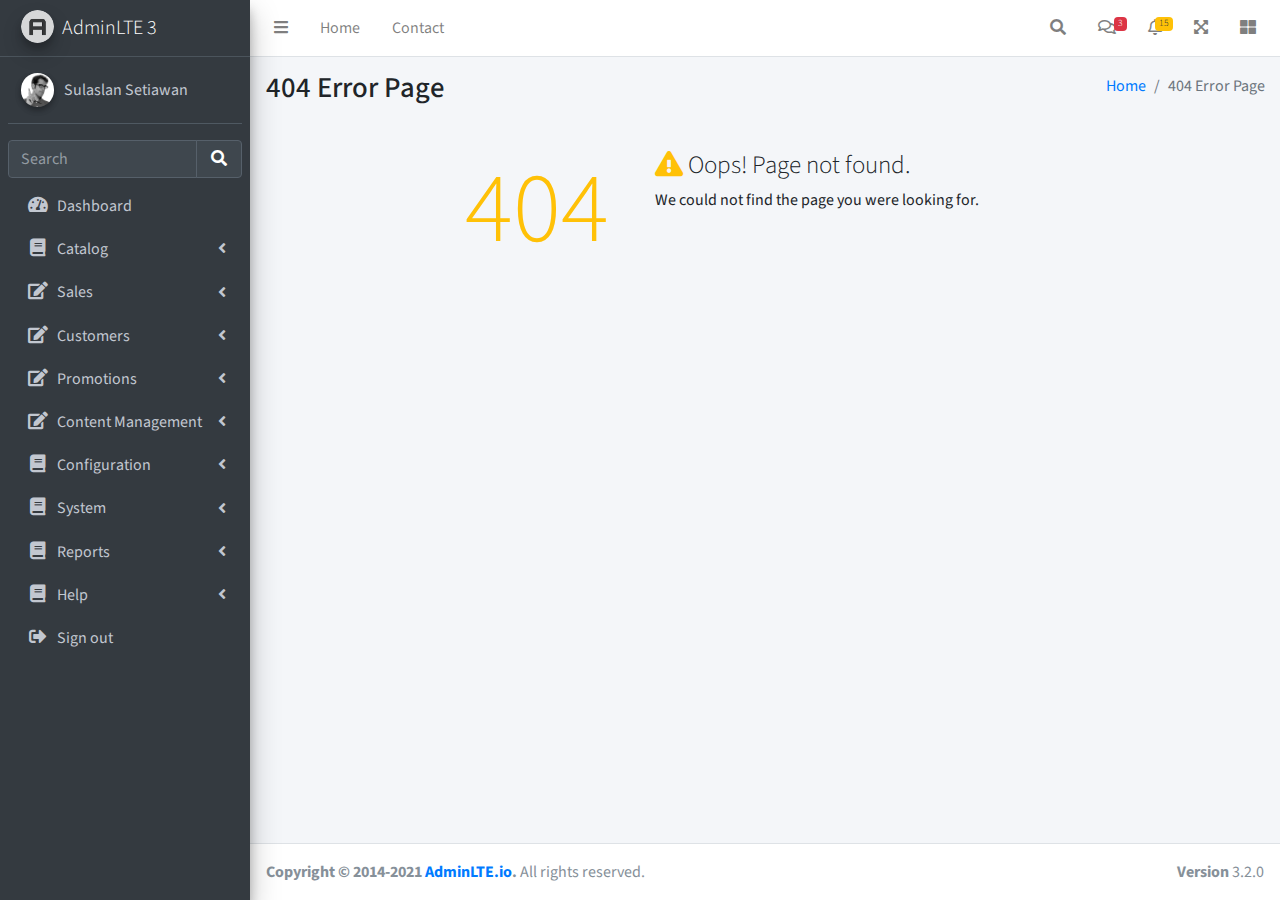
<file: backend/404_page.html>
<!DOCTYPE html>
<html lang="en">
<head>
  <meta charset="utf-8">
  <meta name="viewport" content="width=device-width, initial-scale=1">
  <title>404 Page</title>

  <!-- Google Font: Source Sans Pro -->
  <link rel="stylesheet" href="https://fonts.googleapis.com/css?family=Source+Sans+Pro:300,400,400i,700&display=fallback">
  <!-- Font Awesome -->
  <link rel="stylesheet" href="plugins/fontawesome-free/css/all.min.css">
  <!-- Theme style -->
  <link rel="stylesheet" href="dist/css/adminlte.min.css">
    <!-- DataTables -->
  <link rel="stylesheet" href="plugins/datatables-bs4/css/dataTables.bootstrap4.min.css">
  <link rel="stylesheet" href="plugins/datatables-responsive/css/responsive.bootstrap4.min.css">
  <link rel="stylesheet" href="plugins/datatables-buttons/css/buttons.bootstrap4.min.css">
</head>
<body class="hold-transition sidebar-mini">
<!-- Site wrapper -->
<div class="wrapper">
  <!-- Navbar -->
  <nav class="main-header navbar navbar-expand navbar-white navbar-light">
    <!-- Left navbar links -->
    <ul class="navbar-nav">
      <li class="nav-item">
        <a class="nav-link" data-widget="pushmenu" href="#" role="button"><i class="fas fa-bars"></i></a>
      </li>
      <li class="nav-item d-none d-sm-inline-block">
        <a href="index3.html" class="nav-link">Home</a>
      </li>
      <li class="nav-item d-none d-sm-inline-block">
        <a href="#" class="nav-link">Contact</a>
      </li>
    </ul>

    <!-- Right navbar links -->
    <ul class="navbar-nav ml-auto">
      <!-- Navbar Search -->
      <li class="nav-item">
        <a class="nav-link" data-widget="navbar-search" href="#" role="button">
          <i class="fas fa-search"></i>
        </a>
        <div class="navbar-search-block">
          <form class="form-inline">
            <div class="input-group input-group-sm">
              <input class="form-control form-control-navbar" type="search" placeholder="Search" aria-label="Search">
              <div class="input-group-append">
                <button class="btn btn-navbar" type="submit">
                  <i class="fas fa-search"></i>
                </button>
                <button class="btn btn-navbar" type="button" data-widget="navbar-search">
                  <i class="fas fa-times"></i>
                </button>
              </div>
            </div>
          </form>
        </div>
      </li>

      <!-- Messages Dropdown Menu -->
      <li class="nav-item dropdown">
        <a class="nav-link" data-toggle="dropdown" href="#">
          <i class="far fa-comments"></i>
          <span class="badge badge-danger navbar-badge">3</span>
        </a>
        <div class="dropdown-menu dropdown-menu-lg dropdown-menu-right">
          <a href="#" class="dropdown-item">
            <!-- Message Start -->
            <div class="media">
              <img src="dist/img/user1-128x128.jpg" alt="User Avatar" class="img-size-50 mr-3 img-circle">
              <div class="media-body">
                <h3 class="dropdown-item-title">
                  Brad Diesel
                  <span class="float-right text-sm text-danger"><i class="fas fa-star"></i></span>
                </h3>
                <p class="text-sm">Call me whenever you can...</p>
                <p class="text-sm text-muted"><i class="far fa-clock mr-1"></i> 4 Hours Ago</p>
              </div>
            </div>
            <!-- Message End -->
          </a>
          <div class="dropdown-divider"></div>
          <a href="#" class="dropdown-item">
            <!-- Message Start -->
            <div class="media">
              <img src="dist/img/user8-128x128.jpg" alt="User Avatar" class="img-size-50 img-circle mr-3">
              <div class="media-body">
                <h3 class="dropdown-item-title">
                  John Pierce
                  <span class="float-right text-sm text-muted"><i class="fas fa-star"></i></span>
                </h3>
                <p class="text-sm">I got your message bro</p>
                <p class="text-sm text-muted"><i class="far fa-clock mr-1"></i> 4 Hours Ago</p>
              </div>
            </div>
            <!-- Message End -->
          </a>
          <div class="dropdown-divider"></div>
          <a href="#" class="dropdown-item">
            <!-- Message Start -->
            <div class="media">
              <img src="dist/img/user3-128x128.jpg" alt="User Avatar" class="img-size-50 img-circle mr-3">
              <div class="media-body">
                <h3 class="dropdown-item-title">
                  Nora Silvester
                  <span class="float-right text-sm text-warning"><i class="fas fa-star"></i></span>
                </h3>
                <p class="text-sm">The subject goes here</p>
                <p class="text-sm text-muted"><i class="far fa-clock mr-1"></i> 4 Hours Ago</p>
              </div>
            </div>
            <!-- Message End -->
          </a>
          <div class="dropdown-divider"></div>
          <a href="#" class="dropdown-item dropdown-footer">See All Messages</a>
        </div>
      </li>
      <!-- Notifications Dropdown Menu -->
      <li class="nav-item dropdown">
        <a class="nav-link" data-toggle="dropdown" href="#">
          <i class="far fa-bell"></i>
          <span class="badge badge-warning navbar-badge">15</span>
        </a>
        <div class="dropdown-menu dropdown-menu-lg dropdown-menu-right">
          <span class="dropdown-item dropdown-header">15 Notifications</span>
          <div class="dropdown-divider"></div>
          <a href="#" class="dropdown-item">
            <i class="fas fa-envelope mr-2"></i> 4 new messages
            <span class="float-right text-muted text-sm">3 mins</span>
          </a>
          <div class="dropdown-divider"></div>
          <a href="#" class="dropdown-item">
            <i class="fas fa-users mr-2"></i> 8 friend requests
            <span class="float-right text-muted text-sm">12 hours</span>
          </a>
          <div class="dropdown-divider"></div>
          <a href="#" class="dropdown-item">
            <i class="fas fa-file mr-2"></i> 3 new reports
            <span class="float-right text-muted text-sm">2 days</span>
          </a>
          <div class="dropdown-divider"></div>
          <a href="#" class="dropdown-item dropdown-footer">See All Notifications</a>
        </div>
      </li>
      <li class="nav-item">
        <a class="nav-link" data-widget="fullscreen" href="#" role="button">
          <i class="fas fa-expand-arrows-alt"></i>
        </a>
      </li>
      <li class="nav-item">
        <a class="nav-link" data-widget="control-sidebar" data-slide="true" href="#" role="button">
          <i class="fas fa-th-large"></i>
        </a>
      </li>
    </ul>
  </nav>
  <!-- /.navbar -->

  <!-- Main Sidebar Container -->
  <aside class="main-sidebar sidebar-dark-primary elevation-4">
    <!-- Brand Logo -->
    <a href="index3.html" class="brand-link">
      <img src="dist/img/AdminLTELogo.png" alt="AdminLTE Logo" class="brand-image img-circle elevation-3" style="opacity: .8">
      <span class="brand-text font-weight-light">AdminLTE 3</span>
    </a>

    <!-- Sidebar -->
    <div class="sidebar">
      <!-- Sidebar user (optional) -->
      <div class="user-panel mt-3 pb-3 mb-3 d-flex">
        <div class="image">
          <img src="dist/img/user2-160x160.jpg" class="img-circle elevation-2" alt="User Image">
        </div>
        <div class="info">
          <a href="#" class="d-block">Sulaslan Setiawan</a>
        </div>
      </div>

      <!-- SidebarSearch Form -->
      <div class="form-inline">
        <div class="input-group" data-widget="sidebar-search">
          <input class="form-control form-control-sidebar" type="search" placeholder="Search" aria-label="Search">
          <div class="input-group-append">
            <button class="btn btn-sidebar">
              <i class="fas fa-search fa-fw"></i>
            </button>
          </div>
        </div>
      </div>

      <!-- Sidebar Menu -->
      <nav class="mt-2">
        <ul class="nav nav-pills nav-sidebar flex-column" data-widget="treeview" role="menu" data-accordion="false">
          <!-- Add icons to the links using the .nav-icon class
               with font-awesome or any other icon font library -->
          <li class="nav-item">
            <a href="dashboard-erp.html" class="nav-link">
              <i class="nav-icon fa fa-tachometer-alt"></i>
              <p>
                Dashboard
              </p>
            </a>
          </li>
          <li class="nav-item">
            <a href="#" class="nav-link">
              <i class="nav-icon fa fa-book"></i>
              <p>
                Catalog
                <i class="fas fa-angle-left right"></i>
              </p>
            </a>
            <ul class="nav nav-treeview">
              <li class="nav-item">
                <a href="products-erp.html" class="nav-link">
                  <i class="far fa-circle nav-icon"></i>
                  <p>Products</p>
                </a>
              </li>
              <li class="nav-item">
                <a href="404_page.html" class="nav-link">
                  <i class="far fa-circle nav-icon"></i>
                  <p>Categories</p>
                </a>
              </li>
              <li class="nav-item">
                <a href="404_page.html" class="nav-link">
                  <i class="far fa-circle nav-icon"></i>
                  <p>Manufacturers</p>
                </a>
              </li>
              <li class="nav-item">
                <a href="404_page.html" class="nav-link">
                  <i class="far fa-circle nav-icon"></i>
                  <p>Product Reviews</p>
                </a>
              </li>
              <li class="nav-item">
                <a href="404_page.html" class="nav-link">
                  <i class="far fa-circle nav-icon"></i>
                  <p>Product Tags</p>
                </a>
              </li>
              <li class="nav-item">
                <a href="#" class="nav-link">
                  <i class="far fa-circle nav-icon"></i>
                  <p>
                    Attributes
                    <i class="fas fa-angle-left right"></i>
                  </p>
                </a>
                <ul class="nav nav-treeview">
                  <li class="nav-item">
                    <a href="pages/examples/login.html" class="nav-link">
                      <i class="far fa-circle nav-icon"></i>
                      <p>Product Attributes</p>
                    </a>
                  </li>
                  <li class="nav-item">
                    <a href="pages/examples/register.html" class="nav-link">
                      <i class="far fa-circle nav-icon"></i>
                      <p>Spesification Attributes</p>
                    </a>
                  </li>
                  <li class="nav-item">
                    <a href="pages/examples/forgot-password.html" class="nav-link">
                      <i class="far fa-circle nav-icon"></i>
                      <p>Checkout Attributes</p>
                    </a>
                  </li>
                </ul>
              </li>
            </ul>
          </li>
          <li class="nav-item">
            <a href="#" class="nav-link">
              <i class="nav-icon fas fa-edit"></i>
              <p>
                Sales
                <i class="fas fa-angle-left right"></i>
              </p>
            </a>
            <ul class="nav nav-treeview">
              <li class="nav-item">
                <a href="pages/forms/general.html" class="nav-link">
                  <i class="far fa-circle nav-icon"></i>
                  <p>Orders</p>
                </a>
              </li>
              <li class="nav-item">
                <a href="pages/forms/advanced.html" class="nav-link">
                  <i class="far fa-circle nav-icon"></i>
                  <p>Shipments</p>
                </a>
              </li>
              <li class="nav-item">
                <a href="pages/forms/editors.html" class="nav-link">
                  <i class="far fa-circle nav-icon"></i>
                  <p>Return Requests</p>
                </a>
              </li>
              <li class="nav-item">
                <a href="pages/forms/validation.html" class="nav-link">
                  <i class="far fa-circle nav-icon"></i>
                  <p>Recurring Payments</p>
                </a>
              </li>
              <li class="nav-item">
                <a href="pages/forms/validation.html" class="nav-link">
                  <i class="far fa-circle nav-icon"></i>
                  <p>Gift Cards</p>
                </a>
              </li>
              <li class="nav-item">
                <a href="pages/forms/validation.html" class="nav-link">
                  <i class="far fa-circle nav-icon"></i>
                  <p>Shopping Carts and Wishlist</p>
                </a>
              </li>
            </ul>
          </li>
          <li class="nav-item">
            <a href="#" class="nav-link">
              <i class="nav-icon fas fa-edit"></i>
              <p>
                Customers
                <i class="fas fa-angle-left right"></i>
              </p>
            </a>
            <ul class="nav nav-treeview">
              <li class="nav-item">
                <a href="pages/forms/general.html" class="nav-link">
                  <i class="far fa-circle nav-icon"></i>
                  <p>Customers</p>
                </a>
              </li>
              <li class="nav-item">
                <a href="pages/forms/advanced.html" class="nav-link">
                  <i class="far fa-circle nav-icon"></i>
                  <p>Customer Roles</p>
                </a>
              </li>
              <li class="nav-item">
                <a href="pages/forms/editors.html" class="nav-link">
                  <i class="far fa-circle nav-icon"></i>
                  <p>Online Customers</p>
                </a>
              </li>
              <li class="nav-item">
                <a href="pages/forms/validation.html" class="nav-link">
                  <i class="far fa-circle nav-icon"></i>
                  <p>Vendors</p>
                </a>
              </li>
              <li class="nav-item">
                <a href="pages/forms/validation.html" class="nav-link">
                  <i class="far fa-circle nav-icon"></i>
                  <p>Activity Log</p>
                </a>
              </li>
              <li class="nav-item">
                <a href="pages/forms/validation.html" class="nav-link">
                  <i class="far fa-circle nav-icon"></i>
                  <p>Activity Type</p>
                </a>
              </li>
              <li class="nav-item">
                <a href="pages/forms/validation.html" class="nav-link">
                  <i class="far fa-circle nav-icon"></i>
                  <p>GDPR Requests (log) </p>
                </a>
              </li>
            </ul>
          </li>
          <li class="nav-item">
            <a href="#" class="nav-link">
              <i class="nav-icon fas fa-edit"></i>
              <p>
                Promotions
                <i class="fas fa-angle-left right"></i>
              </p>
            </a>
            <ul class="nav nav-treeview">
              <li class="nav-item">
                <a href="pages/forms/general.html" class="nav-link">
                  <i class="far fa-circle nav-icon"></i>
                  <p>Discounts</p>
                </a>
              </li>
              <li class="nav-item">
                <a href="pages/forms/advanced.html" class="nav-link">
                  <i class="far fa-circle nav-icon"></i>
                  <p>Affiliates</p>
                </a>
              </li>
              <li class="nav-item">
                <a href="pages/forms/editors.html" class="nav-link">
                  <i class="far fa-circle nav-icon"></i>
                  <p>Newsletter Subscribers</p>
                </a>
              </li>
              <li class="nav-item">
                <a href="pages/forms/validation.html" class="nav-link">
                  <i class="far fa-circle nav-icon"></i>
                  <p>Campaigns</p>
                </a>
              </li>
              <li class="nav-item">
                <a href="pages/forms/validation.html" class="nav-link">
                  <i class="far fa-circle nav-icon"></i>
                  <p>Activity Log</p>
                </a>
              </li>
              <li class="nav-item">
                <a href="pages/forms/validation.html" class="nav-link">
                  <i class="far fa-circle nav-icon"></i>
                  <p>Activity Type</p>
                </a>
              </li>
              <li class="nav-item">
                <a href="pages/forms/validation.html" class="nav-link">
                  <i class="far fa-circle nav-icon"></i>
                  <p>GDPR Requests (log) </p>
                </a>
              </li>
            </ul>
          </li>
          <li class="nav-item">
            <a href="#" class="nav-link">
              <i class="nav-icon fas fa-edit"></i>
              <p>
                Content Management
                <i class="fas fa-angle-left right"></i>
              </p>
            </a>
            <ul class="nav nav-treeview">
              <li class="nav-item">
                <a href="pages/forms/general.html" class="nav-link">
                  <i class="far fa-circle nav-icon"></i>
                  <p>Topics (Pages)</p>
                </a>
              </li>
              <li class="nav-item">
                <a href="pages/forms/advanced.html" class="nav-link">
                  <i class="far fa-circle nav-icon"></i>
                  <p>Message Templates</p>
                </a>
              </li>
              <li class="nav-item">
                <a href="pages/forms/editors.html" class="nav-link">
                  <i class="far fa-circle nav-icon"></i>
                  <p>News Items</p>
                </a>
              </li>
              <li class="nav-item">
                <a href="pages/forms/validation.html" class="nav-link">
                  <i class="far fa-circle nav-icon"></i>
                  <p>News Comments</p>
                </a>
              </li>
              <li class="nav-item">
                <a href="pages/forms/validation.html" class="nav-link">
                  <i class="far fa-circle nav-icon"></i>
                  <p>Blog Posts</p>
                </a>
              </li>
              <li class="nav-item">
                <a href="pages/forms/validation.html" class="nav-link">
                  <i class="far fa-circle nav-icon"></i>
                  <p>Blog Comments</p>
                </a>
              </li>
              <li class="nav-item">
                <a href="pages/forms/validation.html" class="nav-link">
                  <i class="far fa-circle nav-icon"></i>
                  <p>Polls </p>
                </a>
              </li>
              <li class="nav-item">
                <a href="pages/forms/validation.html" class="nav-link">
                  <i class="far fa-circle nav-icon"></i>
                  <p>Forums </p>
                </a>
              </li>
            </ul>
          </li>
          <li class="nav-item">
            <a href="#" class="nav-link">
              <i class="nav-icon fa fa-book"></i>
              <p>
                Configuration
                <i class="fas fa-angle-left right"></i>
              </p>
            </a>
            <ul class="nav nav-treeview">
              <li class="nav-item">
                <a href="#" class="nav-link">
                  <i class="far fa-circle nav-icon"></i>
                  <p>
                    Settings
                    <i class="fas fa-angle-left right"></i>
                  </p>
                </a>
                <ul class="nav nav-treeview">
                  <li class="nav-item">
                    <a href="pages/examples/login.html" class="nav-link">
                      <i class="far fa-circle nav-icon"></i>
                      <p>General Settings</p>
                    </a>
                  </li>
                  <li class="nav-item">
                    <a href="pages/examples/register.html" class="nav-link">
                      <i class="far fa-circle nav-icon"></i>
                      <p>Customer Settings</p>
                    </a>
                  </li>
                  <li class="nav-item">
                    <a href="pages/examples/forgot-password.html" class="nav-link">
                      <i class="far fa-circle nav-icon"></i>
                      <p>Order Settings</p>
                    </a>
                  </li>
                  <li class="nav-item">
                    <a href="pages/examples/forgot-password.html" class="nav-link">
                      <i class="far fa-circle nav-icon"></i>
                      <p>Shipping Settings</p>
                    </a>
                  </li>
                  <li class="nav-item">
                    <a href="pages/examples/forgot-password.html" class="nav-link">
                      <i class="far fa-circle nav-icon"></i>
                      <p>Tax Settings</p>
                    </a>
                  </li>
                  <li class="nav-item">
                    <a href="pages/examples/forgot-password.html" class="nav-link">
                      <i class="far fa-circle nav-icon"></i>
                      <p>Catalog Settings</p>
                    </a>
                  </li>
                  <li class="nav-item">
                    <a href="pages/examples/forgot-password.html" class="nav-link">
                      <i class="far fa-circle nav-icon"></i>
                      <p>Shopping Cart Settings</p>
                    </a>
                  </li>
                  <li class="nav-item">
                    <a href="pages/examples/forgot-password.html" class="nav-link">
                      <i class="far fa-circle nav-icon"></i>
                      <p>Reward Points</p>
                    </a>
                  </li>
                  <li class="nav-item">
                    <a href="pages/examples/forgot-password.html" class="nav-link">
                      <i class="far fa-circle nav-icon"></i>
                      <p>GDPR Settings</p>
                    </a>
                  </li>
                  <li class="nav-item">
                    <a href="pages/examples/forgot-password.html" class="nav-link">
                      <i class="far fa-circle nav-icon"></i>
                      <p>Vendor Settings</p>
                    </a>
                  </li>
                  <li class="nav-item">
                    <a href="pages/examples/forgot-password.html" class="nav-link">
                      <i class="far fa-circle nav-icon"></i>
                      <p>Blog Settings</p>
                    </a>
                  </li>
                  <li class="nav-item">
                    <a href="pages/examples/forgot-password.html" class="nav-link">
                      <i class="far fa-circle nav-icon"></i>
                      <p>News Settings</p>
                    </a>
                  </li>
                  <li class="nav-item">
                    <a href="pages/examples/forgot-password.html" class="nav-link">
                      <i class="far fa-circle nav-icon"></i>
                      <p>Forum Settings</p>
                    </a>
                  </li>
                  <li class="nav-item">
                    <a href="pages/examples/forgot-password.html" class="nav-link">
                      <i class="far fa-circle nav-icon"></i>
                      <p>Media Settings</p>
                    </a>
                  </li>
                  <li class="nav-item">
                    <a href="pages/examples/forgot-password.html" class="nav-link">
                      <i class="far fa-circle nav-icon"></i>
                      <p>All Settings (Advances)</p>
                    </a>
                  </li>
                  <li class="nav-item">
                    <a href="pages/examples/forgot-password.html" class="nav-link">
                      <i class="far fa-circle nav-icon"></i>
                      <p>Email Accounts</p>
                    </a>
                  </li>
                  <li class="nav-item">
                    <a href="pages/examples/forgot-password.html" class="nav-link">
                      <i class="far fa-circle nav-icon"></i>
                      <p>Stores</p>
                    </a>
                  </li>
                  <li class="nav-item">
                    <a href="pages/examples/forgot-password.html" class="nav-link">
                      <i class="far fa-circle nav-icon"></i>
                      <p>Countries</p>
                    </a>
                  </li>
                  <li class="nav-item">
                    <a href="pages/examples/forgot-password.html" class="nav-link">
                      <i class="far fa-circle nav-icon"></i>
                      <p>Languages</p>
                    </a>
                  </li>
                  <li class="nav-item">
                    <a href="pages/examples/forgot-password.html" class="nav-link">
                      <i class="far fa-circle nav-icon"></i>
                      <p>Currencies</p>
                    </a>
                  </li>
                  <li class="nav-item">
                    <a href="pages/examples/forgot-password.html" class="nav-link">
                      <i class="far fa-circle nav-icon"></i>
                      <p>Payment Methods</p>
                    </a>
                  </li>
                  <li class="nav-item">
                    <a href="pages/examples/forgot-password.html" class="nav-link">
                      <i class="far fa-circle nav-icon"></i>
                      <p>Payment Restrictions</p>
                    </a>
                  </li>
                  <li class="nav-item">
                    <a href="pages/examples/forgot-password.html" class="nav-link">
                      <i class="far fa-circle nav-icon"></i>
                      <p>Tax Providers</p>
                    </a>
                  </li>
                  <li class="nav-item">
                    <a href="pages/examples/forgot-password.html" class="nav-link">
                      <i class="far fa-circle nav-icon"></i>
                      <p>Tax Categories</p>
                    </a>
                  </li>
                  

                  <li class="nav-item">
                    <a href="#" class="nav-link">
                      <i class="far fa-circle nav-icon"></i>
                      <p>
                        Shipping
                        <i class="fas fa-angle-left right"></i>
                      </p>
                    </a>
                    <ul class="nav nav-treeview">
                      <li class="nav-item">
                        <a href="pages/examples/login.html" class="nav-link">
                          <i class="far fa-circle nav-icon"></i>
                          <p>Shipping Providers</p>
                        </a>
                      </li>
                      <li class="nav-item">
                        <a href="pages/examples/login.html" class="nav-link">
                          <i class="far fa-circle nav-icon"></i>
                          <p>Warehouses</p>
                        </a>
                      </li>
                      <li class="nav-item">
                        <a href="pages/examples/login.html" class="nav-link">
                          <i class="far fa-circle nav-icon"></i>
                          <p>Pickup Points</p>
                        </a>
                      </li>
                      <li class="nav-item">
                        <a href="pages/examples/login.html" class="nav-link">
                          <i class="far fa-circle nav-icon"></i>
                          <p>Dates and Ranges</p>
                        </a>
                      </li>
                      <li class="nav-item">
                        <a href="pages/examples/login.html" class="nav-link">
                          <i class="far fa-circle nav-icon"></i>
                          <p>Measures</p>
                        </a>
                      </li>
                    </ul>
                  </li>

                  

                  <li class="nav-item">
                    <a href="#" class="nav-link">
                      <i class="far fa-circle nav-icon"></i>
                      <p>
                        POS
                        <i class="fas fa-angle-left right"></i>
                      </p>
                    </a>
                    <ul class="nav nav-treeview">
                      <li class="nav-item">
                        <a href="pages/examples/login.html" class="nav-link">
                          <i class="far fa-circle nav-icon"></i>
                          <p>PayPal Zettle</p>
                        </a>
                      </li>
                      <li class="nav-item">
                        <a href="pages/examples/login.html" class="nav-link">
                          <i class="far fa-circle nav-icon"></i>
                          <p>Accesss control list</p>
                        </a>
                      </li>
                      <li class="nav-item">
                        <a href="pages/examples/login.html" class="nav-link">
                          <i class="far fa-circle nav-icon"></i>
                          <p>Widgets</p>
                        </a>
                      </li>
                      <li class="nav-item">
                        <a href="#" class="nav-link">
                          <i class="far fa-circle nav-icon"></i>
                          <p>
                            Authentication
                            <i class="fas fa-angle-left right"></i>
                          </p>
                        </a>
                        <ul class="nav nav-treeview">
                          <li class="nav-item">
                            <a href="pages/examples/login.html" class="nav-link">
                              <i class="far fa-circle nav-icon"></i>
                              <p>External Authentication</p>
                            </a>
                          </li>
                          <li class="nav-item">
                            <a href="pages/examples/login.html" class="nav-link">
                              <i class="far fa-circle nav-icon"></i>
                              <p>Multi-factor Authentication</p>
                            </a>
                          </li>
                          
                        </ul>
                      </li>
                      <li class="nav-item">
                        <a href="pages/examples/login.html" class="nav-link">
                          <i class="far fa-circle nav-icon"></i>
                          <p>Web API</p>
                        </a>
                      </li>
                      <li class="nav-item">
                        <a href="pages/examples/login.html" class="nav-link">
                          <i class="far fa-circle nav-icon"></i>
                          <p>Local Plugins</p>
                        </a>
                      </li>
                      <li class="nav-item">
                        <a href="pages/examples/login.html" class="nav-link">
                          <i class="far fa-circle nav-icon"></i>
                          <p>All Plugins and Themes</p>
                        </a>
                      </li>
                    </ul>
                  </li>

                </ul>
              </li>
              <li class="nav-item">
                <a href="404_page.html" class="nav-link">
                  <i class="far fa-circle nav-icon"></i>
                  <p>Products</p>
                </a>
              </li>
              <li class="nav-item">
                <a href="404_page.html" class="nav-link">
                  <i class="far fa-circle nav-icon"></i>
                  <p>Categories</p>
                </a>
              </li>
              <li class="nav-item">
                <a href="404_page.html" class="nav-link">
                  <i class="far fa-circle nav-icon"></i>
                  <p>Manufacturers</p>
                </a>
              </li>
              <li class="nav-item">
                <a href="404_page.html" class="nav-link">
                  <i class="far fa-circle nav-icon"></i>
                  <p>Product Reviews</p>
                </a>
              </li>
              <li class="nav-item">
                <a href="404_page.html" class="nav-link">
                  <i class="far fa-circle nav-icon"></i>
                  <p>Product Tags</p>
                </a>
              </li>

            </ul>
          </li>
          <li class="nav-item">
            <a href="#" class="nav-link">
              <i class="nav-icon fa fa-book"></i>
              <p>
                System
                <i class="fas fa-angle-left right"></i>
              </p>
            </a>
            <ul class="nav nav-treeview">
              <li class="nav-item">
                <a href="404_page.html" class="nav-link">
                  <i class="far fa-circle nav-icon"></i>
                  <p>System Informastion</p>
                </a>
              </li>
              <li class="nav-item">
                <a href="404_page.html" class="nav-link">
                  <i class="far fa-circle nav-icon"></i>
                  <p>Log</p>
                </a>
              </li>
              <li class="nav-item">
                <a href="404_page.html" class="nav-link">
                  <i class="far fa-circle nav-icon"></i>
                  <p>Warnings</p>
                </a>
              </li>
              <li class="nav-item">
                <a href="404_page.html" class="nav-link">
                  <i class="far fa-circle nav-icon"></i>
                  <p>Maintenance</p>
                </a>
              </li>
              <li class="nav-item">
                <a href="404_page.html" class="nav-link">
                  <i class="far fa-circle nav-icon"></i>
                  <p>Message Queue</p>
                </a>
              </li>
              <li class="nav-item">
                <a href="404_page.html" class="nav-link">
                  <i class="far fa-circle nav-icon"></i>
                  <p>Schedule Tasks</p>
                </a>
              </li>
              <li class="nav-item">
                <a href="404_page.html" class="nav-link">
                  <i class="far fa-circle nav-icon"></i>
                  <p>Search Engine Friendly Pages Names</p>
                </a>
              </li>
              <li class="nav-item">
                <a href="404_page.html" class="nav-link">
                  <i class="far fa-circle nav-icon"></i>
                  <p>Templates</p>
                </a>
              </li>
            </ul>
          </li>
          <li class="nav-item">
            <a href="#" class="nav-link">
              <i class="nav-icon fa fa-book"></i>
              <p>
                Reports
                <i class="fas fa-angle-left right"></i>
              </p>
            </a>
            <ul class="nav nav-treeview">
              <li class="nav-item">
                <a href="404_page.html" class="nav-link">
                  <i class="far fa-circle nav-icon"></i>
                  <p>Sales Summary</p>
                </a>
              </li>
              <li class="nav-item">
                <a href="404_page.html" class="nav-link">
                  <i class="far fa-circle nav-icon"></i>
                  <p>Low Stock</p>
                </a>
              </li>
              <li class="nav-item">
                <a href="404_page.html" class="nav-link">
                  <i class="far fa-circle nav-icon"></i>
                  <p>Bestsellers</p>
                </a>
              </li>
              <li class="nav-item">
                <a href="404_page.html" class="nav-link">
                  <i class="far fa-circle nav-icon"></i>
                  <p>Product never purchased</p>
                </a>
              </li>
              <li class="nav-item">
                <a href="404_page.html" class="nav-link">
                  <i class="far fa-circle nav-icon"></i>
                  <p>Country Sales</p>
                </a>
              </li>
              <li class="nav-item">
                <a href="#" class="nav-link">
                  <i class="far fa-circle nav-icon"></i>
                  <p>
                    Customer Reports
                    <i class="fas fa-angle-left right"></i>
                  </p>
                </a>
                <ul class="nav nav-treeview">
                  <li class="nav-item">
                    <a href="pages/examples/login.html" class="nav-link">
                      <i class="far fa-circle nav-icon"></i>
                      <p>Registered Customer</p>
                    </a>
                  </li>
                  <li class="nav-item">
                    <a href="pages/examples/register.html" class="nav-link">
                      <i class="far fa-circle nav-icon"></i>
                      <p>Customerby order total</p>
                    </a>
                  </li>
                  <li class="nav-item">
                    <a href="pages/examples/forgot-password.html" class="nav-link">
                      <i class="far fa-circle nav-icon"></i>
                      <p>Customer by number of order</p>
                    </a>
                  </li>
                </ul>
              </li>
            </ul>
          </li>
          <li class="nav-item">
            <a href="#" class="nav-link">
              <i class="nav-icon fa fa-book"></i>
              <p>
                Help
                <i class="fas fa-angle-left right"></i>
              </p>
            </a>
            <ul class="nav nav-treeview">
              <li class="nav-item">
                <a href="404_page.html" class="nav-link">
                  <i class="far fa-circle nav-icon"></i>
                  <p>Training</p>
                </a>
              </li>
              <li class="nav-item">
                <a href="404_page.html" class="nav-link">
                  <i class="far fa-circle nav-icon"></i>
                  <p>Documentation</p>
                </a>
              </li>
              <li class="nav-item">
                <a href="404_page.html" class="nav-link">
                  <i class="far fa-circle nav-icon"></i>
                  <p>Community Forums</p>
                </a>
              </li>
              <li class="nav-item">
                <a href="404_page.html" class="nav-link">
                  <i class="far fa-circle nav-icon"></i>
                  <p>Premium Support Services</p>
                </a>
              </li>
              <li class="nav-item">
                <a href="404_page.html" class="nav-link">
                  <i class="far fa-circle nav-icon"></i>
                  <p>Solution Partners</p>
                </a>
              </li>
            </ul>
          </li>
          <li class="nav-item">
            <a href="dashboard-erp.html" class="nav-link">
              <i class="nav-icon fa fa-sign-out-alt"></i>
              <p>
                Sign out
              </p>
            </a>
          </li>

        </ul>
      </nav>
      <!-- /.sidebar-menu -->
    </div>
    <!-- /.sidebar -->
  </aside>

  <div class="content-wrapper">
    <!-- Content Header (Page header) -->
    <section class="content-header">
      <div class="container-fluid">
        <div class="row mb-2">
          <div class="col-sm-6">
            <h1>404 Error Page</h1>
          </div>
          <div class="col-sm-6">
            <ol class="breadcrumb float-sm-right">
              <li class="breadcrumb-item"><a href="#">Home</a></li>
              <li class="breadcrumb-item active">404 Error Page</li>
            </ol>
          </div>
        </div>
      </div><!-- /.container-fluid -->
    </section>

    <!-- Main content -->
    <section class="content">
      <div class="error-page">
        <h2 class="headline text-warning"> 404</h2>

        <div class="error-content">
          <h3><i class="fas fa-exclamation-triangle text-warning"></i> Oops! Page not found.</h3>

          <p>
            We could not find the page you were looking for.
          </p>

        </div>
        <!-- /.error-content -->
      </div>
      <!-- /.error-page -->
    </section>
    <!-- /.content -->
  </div>
  <!-- /.content-wrapper -->

  <footer class="main-footer">
    <div class="float-right d-none d-sm-block">
      <b>Version</b> 3.2.0
    </div>
    <strong>Copyright &copy; 2014-2021 <a href="https://adminlte.io">AdminLTE.io</a>.</strong> All rights reserved.
  </footer>

  <!-- Control Sidebar -->
  <aside class="control-sidebar control-sidebar-dark">
    <!-- Control sidebar content goes here -->
  </aside>
  <!-- /.control-sidebar -->
</div>
<!-- ./wrapper -->

<!-- jQuery -->
<script src="plugins/jquery/jquery.min.js"></script>
<!-- Bootstrap 4 -->
<script src="plugins/bootstrap/js/bootstrap.bundle.min.js"></script>
<!-- AdminLTE App -->
<script src="dist/js/adminlte.min.js"></script>



<!-- jQuery -->
<script src="plugins/jquery/jquery.min.js"></script>
<!-- Bootstrap 4 -->
<script src="plugins/bootstrap/js/bootstrap.bundle.min.js"></script>
<!-- DataTables  & Plugins -->
<script src="plugins/datatables/jquery.dataTables.min.js"></script>
<script src="plugins/datatables-bs4/js/dataTables.bootstrap4.min.js"></script>
<script src="plugins/datatables-responsive/js/dataTables.responsive.min.js"></script>
<script src="plugins/datatables-responsive/js/responsive.bootstrap4.min.js"></script>
<script src="plugins/datatables-buttons/js/dataTables.buttons.min.js"></script>
<script src="plugins/datatables-buttons/js/buttons.bootstrap4.min.js"></script>
<script src="plugins/jszip/jszip.min.js"></script>
<script src="plugins/pdfmake/pdfmake.min.js"></script>
<script src="plugins/pdfmake/vfs_fonts.js"></script>
<script src="plugins/datatables-buttons/js/buttons.html5.min.js"></script>
<script src="plugins/datatables-buttons/js/buttons.print.min.js"></script>
<script src="plugins/datatables-buttons/js/buttons.colVis.min.js"></script>
<!-- AdminLTE App -->
<script src="dist/js/adminlte.min.js"></script>
<!-- Page specific script -->
<script>
  $(function () {
    $("#example1").DataTable({
      "responsive": true, "lengthChange": false, "autoWidth": false,
      "buttons": ["copy", "csv", "excel", "pdf", "print", "colvis"]
    }).buttons().container().appendTo('#example1_wrapper .col-md-6:eq(0)');
    $('#example2').DataTable({
      "paging": true,
      "lengthChange": false,
      "searching": false,
      "ordering": true,
      "info": true,
      "autoWidth": false,
      "responsive": true,
    });
  });
</script>




</body>
</html>
</file>
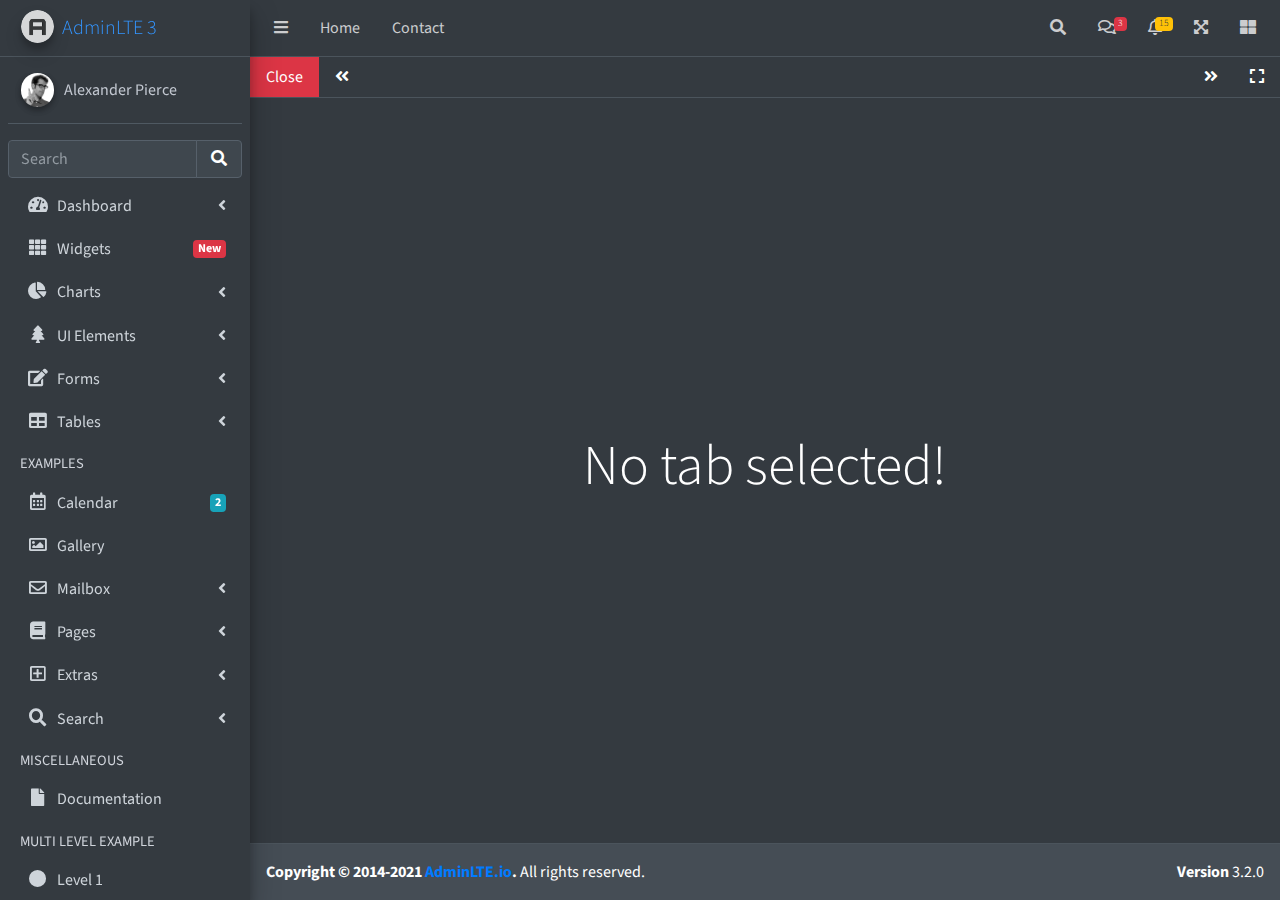
<file: backend/iframe-dark.html>
<!DOCTYPE html>
<html lang="en">
<head>
  <meta charset="utf-8">
  <meta name="viewport" content="width=device-width, initial-scale=1">
  <title>AdminLTE 3 | Tabbed IFrames</title>

  <!-- Google Font: Source Sans Pro -->
  <link rel="stylesheet" href="https://fonts.googleapis.com/css?family=Source+Sans+Pro:300,400,400i,700&display=fallback">
  <!-- Font Awesome -->
  <link rel="stylesheet" href="plugins/fontawesome-free/css/all.min.css">
  <!-- Theme style -->
  <link rel="stylesheet" href="dist/css/adminlte.min.css">
  <!-- overlayScrollbars -->
  <link rel="stylesheet" href="plugins/overlayScrollbars/css/OverlayScrollbars.min.css">
</head>
<body class="hold-transition sidebar-mini layout-fixed dark-mode" data-panel-auto-height-mode="height">
<div class="wrapper">

  <!-- Navbar -->
  <nav class="main-header navbar navbar-expand navbar-dark">
    <!-- Left navbar links -->
    <ul class="navbar-nav">
      <li class="nav-item">
        <a class="nav-link" data-widget="pushmenu" href="#" role="button"><i class="fas fa-bars"></i></a>
      </li>
      <li class="nav-item d-none d-sm-inline-block">
        <a href="index3.html" class="nav-link">Home</a>
      </li>
      <li class="nav-item d-none d-sm-inline-block">
        <a href="#" class="nav-link">Contact</a>
      </li>
    </ul>

    <!-- Right navbar links -->
    <ul class="navbar-nav ml-auto">
      <!-- Navbar Search -->
      <li class="nav-item">
        <a class="nav-link" data-widget="navbar-search" href="#" role="button">
          <i class="fas fa-search"></i>
        </a>
        <div class="navbar-search-block">
          <form class="form-inline">
            <div class="input-group input-group-sm">
              <input class="form-control form-control-navbar" type="search" placeholder="Search" aria-label="Search">
              <div class="input-group-append">
                <button class="btn btn-navbar" type="submit">
                  <i class="fas fa-search"></i>
                </button>
                <button class="btn btn-navbar" type="button" data-widget="navbar-search">
                  <i class="fas fa-times"></i>
                </button>
              </div>
            </div>
          </form>
        </div>
      </li>

      <!-- Messages Dropdown Menu -->
      <li class="nav-item dropdown">
        <a class="nav-link" data-toggle="dropdown" href="#">
          <i class="far fa-comments"></i>
          <span class="badge badge-danger navbar-badge">3</span>
        </a>
        <div class="dropdown-menu dropdown-menu-lg dropdown-menu-right">
          <a href="#" class="dropdown-item">
            <!-- Message Start -->
            <div class="media">
              <img src="dist/img/user1-128x128.jpg" alt="User Avatar" class="img-size-50 mr-3 img-circle">
              <div class="media-body">
                <h3 class="dropdown-item-title">
                  Brad Diesel
                  <span class="float-right text-sm text-danger"><i class="fas fa-star"></i></span>
                </h3>
                <p class="text-sm">Call me whenever you can...</p>
                <p class="text-sm text-muted"><i class="far fa-clock mr-1"></i> 4 Hours Ago</p>
              </div>
            </div>
            <!-- Message End -->
          </a>
          <div class="dropdown-divider"></div>
          <a href="#" class="dropdown-item">
            <!-- Message Start -->
            <div class="media">
              <img src="dist/img/user8-128x128.jpg" alt="User Avatar" class="img-size-50 img-circle mr-3">
              <div class="media-body">
                <h3 class="dropdown-item-title">
                  John Pierce
                  <span class="float-right text-sm text-muted"><i class="fas fa-star"></i></span>
                </h3>
                <p class="text-sm">I got your message bro</p>
                <p class="text-sm text-muted"><i class="far fa-clock mr-1"></i> 4 Hours Ago</p>
              </div>
            </div>
            <!-- Message End -->
          </a>
          <div class="dropdown-divider"></div>
          <a href="#" class="dropdown-item">
            <!-- Message Start -->
            <div class="media">
              <img src="dist/img/user3-128x128.jpg" alt="User Avatar" class="img-size-50 img-circle mr-3">
              <div class="media-body">
                <h3 class="dropdown-item-title">
                  Nora Silvester
                  <span class="float-right text-sm text-warning"><i class="fas fa-star"></i></span>
                </h3>
                <p class="text-sm">The subject goes here</p>
                <p class="text-sm text-muted"><i class="far fa-clock mr-1"></i> 4 Hours Ago</p>
              </div>
            </div>
            <!-- Message End -->
          </a>
          <div class="dropdown-divider"></div>
          <a href="#" class="dropdown-item dropdown-footer">See All Messages</a>
        </div>
      </li>
      <!-- Notifications Dropdown Menu -->
      <li class="nav-item dropdown">
        <a class="nav-link" data-toggle="dropdown" href="#">
          <i class="far fa-bell"></i>
          <span class="badge badge-warning navbar-badge">15</span>
        </a>
        <div class="dropdown-menu dropdown-menu-lg dropdown-menu-right">
          <span class="dropdown-item dropdown-header">15 Notifications</span>
          <div class="dropdown-divider"></div>
          <a href="#" class="dropdown-item">
            <i class="fas fa-envelope mr-2"></i> 4 new messages
            <span class="float-right text-muted text-sm">3 mins</span>
          </a>
          <div class="dropdown-divider"></div>
          <a href="#" class="dropdown-item">
            <i class="fas fa-users mr-2"></i> 8 friend requests
            <span class="float-right text-muted text-sm">12 hours</span>
          </a>
          <div class="dropdown-divider"></div>
          <a href="#" class="dropdown-item">
            <i class="fas fa-file mr-2"></i> 3 new reports
            <span class="float-right text-muted text-sm">2 days</span>
          </a>
          <div class="dropdown-divider"></div>
          <a href="#" class="dropdown-item dropdown-footer">See All Notifications</a>
        </div>
      </li>
      <li class="nav-item">
        <a class="nav-link" data-widget="fullscreen" href="#" role="button">
          <i class="fas fa-expand-arrows-alt"></i>
        </a>
      </li>
      <li class="nav-item">
        <a class="nav-link" data-widget="control-sidebar" data-slide="true" href="#" role="button">
          <i class="fas fa-th-large"></i>
        </a>
      </li>
    </ul>
  </nav>
  <!-- /.navbar -->

  <!-- Main Sidebar Container -->
  <aside class="main-sidebar sidebar-dark-primary elevation-4">
    <!-- Brand Logo -->
    <a href="index3.html" class="brand-link">
      <img src="dist/img/AdminLTELogo.png" alt="AdminLTE Logo" class="brand-image img-circle elevation-3" style="opacity: .8">
      <span class="brand-text font-weight-light">AdminLTE 3</span>
    </a>

    <!-- Sidebar -->
    <div class="sidebar">
      <!-- Sidebar user panel (optional) -->
      <div class="user-panel mt-3 pb-3 mb-3 d-flex">
        <div class="image">
          <img src="dist/img/user2-160x160.jpg" class="img-circle elevation-2" alt="User Image">
        </div>
        <div class="info">
          <a href="#" class="d-block">Alexander Pierce</a>
        </div>
      </div>

      <!-- SidebarSearch Form -->
      <div class="form-inline">
        <div class="input-group" data-widget="sidebar-search">
          <input class="form-control form-control-sidebar" type="search" placeholder="Search" aria-label="Search">
          <div class="input-group-append">
            <button class="btn btn-sidebar">
              <i class="fas fa-search fa-fw"></i>
            </button>
          </div>
        </div>
      </div>

      <!-- Sidebar Menu -->
      <nav class="mt-2">
        <ul class="nav nav-pills nav-sidebar flex-column" data-widget="treeview" role="menu" data-accordion="false">
          <!-- Add icons to the links using the .nav-icon class
               with font-awesome or any other icon font library -->
          <li class="nav-item">
            <a href="#" class="nav-link">
              <i class="nav-icon fas fa-tachometer-alt"></i>
              <p>
                Dashboard
                <i class="right fas fa-angle-left"></i>
              </p>
            </a>
            <ul class="nav nav-treeview">
              <li class="nav-item">
                <a href="./index.html" class="nav-link">
                  <i class="far fa-circle nav-icon"></i>
                  <p>Dashboard v1</p>
                </a>
              </li>
              <li class="nav-item">
                <a href="./index2.html" class="nav-link">
                  <i class="far fa-circle nav-icon"></i>
                  <p>Dashboard v2</p>
                </a>
              </li>
              <li class="nav-item">
                <a href="./index3.html" class="nav-link">
                  <i class="far fa-circle nav-icon"></i>
                  <p>Dashboard v3</p>
                </a>
              </li>
            </ul>
          </li>
          <li class="nav-item">
            <a href="pages/widgets.html" class="nav-link">
              <i class="nav-icon fas fa-th"></i>
              <p>
                Widgets
                <span class="right badge badge-danger">New</span>
              </p>
            </a>
          </li>
          <li class="nav-item">
            <a href="#" class="nav-link">
              <i class="nav-icon fas fa-chart-pie"></i>
              <p>
                Charts
                <i class="right fas fa-angle-left"></i>
              </p>
            </a>
            <ul class="nav nav-treeview">
              <li class="nav-item">
                <a href="pages/charts/chartjs.html" class="nav-link">
                  <i class="far fa-circle nav-icon"></i>
                  <p>ChartJS</p>
                </a>
              </li>
              <li class="nav-item">
                <a href="pages/charts/flot.html" class="nav-link">
                  <i class="far fa-circle nav-icon"></i>
                  <p>Flot</p>
                </a>
              </li>
              <li class="nav-item">
                <a href="pages/charts/inline.html" class="nav-link">
                  <i class="far fa-circle nav-icon"></i>
                  <p>Inline</p>
                </a>
              </li>
            </ul>
          </li>
          <li class="nav-item">
            <a href="#" class="nav-link">
              <i class="nav-icon fas fa-tree"></i>
              <p>
                UI Elements
                <i class="fas fa-angle-left right"></i>
              </p>
            </a>
            <ul class="nav nav-treeview">
              <li class="nav-item">
                <a href="pages/UI/general.html" class="nav-link">
                  <i class="far fa-circle nav-icon"></i>
                  <p>General</p>
                </a>
              </li>
              <li class="nav-item">
                <a href="pages/UI/icons.html" class="nav-link">
                  <i class="far fa-circle nav-icon"></i>
                  <p>Icons</p>
                </a>
              </li>
              <li class="nav-item">
                <a href="pages/UI/buttons.html" class="nav-link">
                  <i class="far fa-circle nav-icon"></i>
                  <p>Buttons</p>
                </a>
              </li>
              <li class="nav-item">
                <a href="pages/UI/sliders.html" class="nav-link">
                  <i class="far fa-circle nav-icon"></i>
                  <p>Sliders</p>
                </a>
              </li>
              <li class="nav-item">
                <a href="pages/UI/modals.html" class="nav-link">
                  <i class="far fa-circle nav-icon"></i>
                  <p>Modals & Alerts</p>
                </a>
              </li>
              <li class="nav-item">
                <a href="pages/UI/navbar.html" class="nav-link">
                  <i class="far fa-circle nav-icon"></i>
                  <p>Navbar & Tabs</p>
                </a>
              </li>
              <li class="nav-item">
                <a href="pages/UI/timeline.html" class="nav-link">
                  <i class="far fa-circle nav-icon"></i>
                  <p>Timeline</p>
                </a>
              </li>
              <li class="nav-item">
                <a href="pages/UI/ribbons.html" class="nav-link">
                  <i class="far fa-circle nav-icon"></i>
                  <p>Ribbons</p>
                </a>
              </li>
            </ul>
          </li>
          <li class="nav-item">
            <a href="#" class="nav-link">
              <i class="nav-icon fas fa-edit"></i>
              <p>
                Forms
                <i class="fas fa-angle-left right"></i>
              </p>
            </a>
            <ul class="nav nav-treeview">
              <li class="nav-item">
                <a href="pages/forms/general.html" class="nav-link">
                  <i class="far fa-circle nav-icon"></i>
                  <p>General Elements</p>
                </a>
              </li>
              <li class="nav-item">
                <a href="pages/forms/advanced.html" class="nav-link">
                  <i class="far fa-circle nav-icon"></i>
                  <p>Advanced Elements</p>
                </a>
              </li>
              <li class="nav-item">
                <a href="pages/forms/editors.html" class="nav-link">
                  <i class="far fa-circle nav-icon"></i>
                  <p>Editors</p>
                </a>
              </li>
              <li class="nav-item">
                <a href="pages/forms/validation.html" class="nav-link">
                  <i class="far fa-circle nav-icon"></i>
                  <p>Validation</p>
                </a>
              </li>
            </ul>
          </li>
          <li class="nav-item">
            <a href="#" class="nav-link">
              <i class="nav-icon fas fa-table"></i>
              <p>
                Tables
                <i class="fas fa-angle-left right"></i>
              </p>
            </a>
            <ul class="nav nav-treeview">
              <li class="nav-item">
                <a href="pages/tables/simple.html" class="nav-link">
                  <i class="far fa-circle nav-icon"></i>
                  <p>Simple Tables</p>
                </a>
              </li>
              <li class="nav-item">
                <a href="pages/tables/data.html" class="nav-link">
                  <i class="far fa-circle nav-icon"></i>
                  <p>DataTables</p>
                </a>
              </li>
              <li class="nav-item">
                <a href="pages/tables/jsgrid.html" class="nav-link">
                  <i class="far fa-circle nav-icon"></i>
                  <p>jsGrid</p>
                </a>
              </li>
            </ul>
          </li>
          <li class="nav-header">EXAMPLES</li>
          <li class="nav-item">
            <a href="pages/calendar.html" class="nav-link">
              <i class="nav-icon far fa-calendar-alt"></i>
              <p>
                Calendar
                <span class="badge badge-info right">2</span>
              </p>
            </a>
          </li>
          <li class="nav-item">
            <a href="pages/gallery.html" class="nav-link">
              <i class="nav-icon far fa-image"></i>
              <p>
                Gallery
              </p>
            </a>
          </li>
          <li class="nav-item">
            <a href="#" class="nav-link">
              <i class="nav-icon far fa-envelope"></i>
              <p>
                Mailbox
                <i class="fas fa-angle-left right"></i>
              </p>
            </a>
            <ul class="nav nav-treeview">
              <li class="nav-item">
                <a href="pages/mailbox/mailbox.html" class="nav-link">
                  <i class="far fa-circle nav-icon"></i>
                  <p>Inbox</p>
                </a>
              </li>
              <li class="nav-item">
                <a href="pages/mailbox/compose.html" class="nav-link">
                  <i class="far fa-circle nav-icon"></i>
                  <p>Compose</p>
                </a>
              </li>
              <li class="nav-item">
                <a href="pages/mailbox/read-mail.html" class="nav-link">
                  <i class="far fa-circle nav-icon"></i>
                  <p>Read</p>
                </a>
              </li>
            </ul>
          </li>
          <li class="nav-item">
            <a href="#" class="nav-link">
              <i class="nav-icon fas fa-book"></i>
              <p>
                Pages
                <i class="fas fa-angle-left right"></i>
              </p>
            </a>
            <ul class="nav nav-treeview">
              <li class="nav-item">
                <a href="pages/examples/invoice.html" class="nav-link">
                  <i class="far fa-circle nav-icon"></i>
                  <p>Invoice</p>
                </a>
              </li>
              <li class="nav-item">
                <a href="pages/examples/profile.html" class="nav-link">
                  <i class="far fa-circle nav-icon"></i>
                  <p>Profile</p>
                </a>
              </li>
              <li class="nav-item">
                <a href="pages/examples/e-commerce.html" class="nav-link">
                  <i class="far fa-circle nav-icon"></i>
                  <p>E-commerce</p>
                </a>
              </li>
              <li class="nav-item">
                <a href="pages/examples/projects.html" class="nav-link">
                  <i class="far fa-circle nav-icon"></i>
                  <p>Projects</p>
                </a>
              </li>
              <li class="nav-item">
                <a href="pages/examples/project-add.html" class="nav-link">
                  <i class="far fa-circle nav-icon"></i>
                  <p>Project Add</p>
                </a>
              </li>
              <li class="nav-item">
                <a href="pages/examples/project-edit.html" class="nav-link">
                  <i class="far fa-circle nav-icon"></i>
                  <p>Project Edit</p>
                </a>
              </li>
              <li class="nav-item">
                <a href="pages/examples/project-detail.html" class="nav-link">
                  <i class="far fa-circle nav-icon"></i>
                  <p>Project Detail</p>
                </a>
              </li>
              <li class="nav-item">
                <a href="pages/examples/contacts.html" class="nav-link">
                  <i class="far fa-circle nav-icon"></i>
                  <p>Contacts</p>
                </a>
              </li>
              <li class="nav-item">
                <a href="pages/examples/faq.html" class="nav-link">
                  <i class="far fa-circle nav-icon"></i>
                  <p>FAQ</p>
                </a>
              </li>
              <li class="nav-item">
                <a href="pages/examples/contact-us.html" class="nav-link">
                  <i class="far fa-circle nav-icon"></i>
                  <p>Contact us</p>
                </a>
              </li>
            </ul>
          </li>
          <li class="nav-item">
            <a href="#" class="nav-link">
              <i class="nav-icon far fa-plus-square"></i>
              <p>
                Extras
                <i class="fas fa-angle-left right"></i>
              </p>
            </a>
            <ul class="nav nav-treeview">
              <li class="nav-item">
                <a href="#" class="nav-link">
                  <i class="far fa-circle nav-icon"></i>
                  <p>
                    Login & Register v1
                    <i class="fas fa-angle-left right"></i>
                  </p>
                </a>
                <ul class="nav nav-treeview">
                  <li class="nav-item">
                    <a href="pages/examples/login.html" class="nav-link">
                      <i class="far fa-circle nav-icon"></i>
                      <p>Login v1</p>
                    </a>
                  </li>
                  <li class="nav-item">
                    <a href="pages/examples/register.html" class="nav-link">
                      <i class="far fa-circle nav-icon"></i>
                      <p>Register v1</p>
                    </a>
                  </li>
                  <li class="nav-item">
                    <a href="pages/examples/forgot-password.html" class="nav-link">
                      <i class="far fa-circle nav-icon"></i>
                      <p>Forgot Password v1</p>
                    </a>
                  </li>
                  <li class="nav-item">
                    <a href="pages/examples/recover-password.html" class="nav-link">
                      <i class="far fa-circle nav-icon"></i>
                      <p>Recover Password v1</p>
                    </a>
                  </li>
                </ul>
              </li>
              <li class="nav-item">
                <a href="#" class="nav-link">
                  <i class="far fa-circle nav-icon"></i>
                  <p>
                    Login & Register v2
                    <i class="fas fa-angle-left right"></i>
                  </p>
                </a>
                <ul class="nav nav-treeview">
                  <li class="nav-item">
                    <a href="pages/examples/login-v2.html" class="nav-link">
                      <i class="far fa-circle nav-icon"></i>
                      <p>Login v2</p>
                    </a>
                  </li>
                  <li class="nav-item">
                    <a href="pages/examples/register-v2.html" class="nav-link">
                      <i class="far fa-circle nav-icon"></i>
                      <p>Register v2</p>
                    </a>
                  </li>
                  <li class="nav-item">
                    <a href="pages/examples/forgot-password-v2.html" class="nav-link">
                      <i class="far fa-circle nav-icon"></i>
                      <p>Forgot Password v2</p>
                    </a>
                  </li>
                  <li class="nav-item">
                    <a href="pages/examples/recover-password-v2.html" class="nav-link">
                      <i class="far fa-circle nav-icon"></i>
                      <p>Recover Password v2</p>
                    </a>
                  </li>
                </ul>
              </li>
              <li class="nav-item">
                <a href="pages/examples/lockscreen.html" class="nav-link">
                  <i class="far fa-circle nav-icon"></i>
                  <p>Lockscreen</p>
                </a>
              </li>
              <li class="nav-item">
                <a href="pages/examples/legacy-user-menu.html" class="nav-link">
                  <i class="far fa-circle nav-icon"></i>
                  <p>Legacy User Menu</p>
                </a>
              </li>
              <li class="nav-item">
                <a href="pages/examples/language-menu.html" class="nav-link">
                  <i class="far fa-circle nav-icon"></i>
                  <p>Language Menu</p>
                </a>
              </li>
              <li class="nav-item">
                <a href="pages/examples/404.html" class="nav-link">
                  <i class="far fa-circle nav-icon"></i>
                  <p>Error 404</p>
                </a>
              </li>
              <li class="nav-item">
                <a href="pages/examples/500.html" class="nav-link">
                  <i class="far fa-circle nav-icon"></i>
                  <p>Error 500</p>
                </a>
              </li>
              <li class="nav-item">
                <a href="pages/examples/pace.html" class="nav-link">
                  <i class="far fa-circle nav-icon"></i>
                  <p>Pace</p>
                </a>
              </li>
              <li class="nav-item">
                <a href="pages/examples/blank.html" class="nav-link">
                  <i class="far fa-circle nav-icon"></i>
                  <p>Blank Page</p>
                </a>
              </li>
              <li class="nav-item">
                <a href="starter.html" class="nav-link">
                  <i class="far fa-circle nav-icon"></i>
                  <p>Starter Page</p>
                </a>
              </li>
            </ul>
          </li>
          <li class="nav-item">
            <a href="#" class="nav-link">
              <i class="nav-icon fas fa-search"></i>
              <p>
                Search
                <i class="fas fa-angle-left right"></i>
              </p>
            </a>
            <ul class="nav nav-treeview">
              <li class="nav-item">
                <a href="pages/search/simple.html" class="nav-link">
                  <i class="far fa-circle nav-icon"></i>
                  <p>Simple Search</p>
                </a>
              </li>
              <li class="nav-item">
                <a href="pages/search/enhanced.html" class="nav-link">
                  <i class="far fa-circle nav-icon"></i>
                  <p>Enhanced</p>
                </a>
              </li>
            </ul>
          </li>
          <li class="nav-header">MISCELLANEOUS</li>
          <li class="nav-item">
            <a href="https://adminlte.io/docs/3.1/" class="nav-link">
              <i class="nav-icon fas fa-file"></i>
              <p>Documentation</p>
            </a>
          </li>
          <li class="nav-header">MULTI LEVEL EXAMPLE</li>
          <li class="nav-item">
            <a href="#" class="nav-link">
              <i class="fas fa-circle nav-icon"></i>
              <p>Level 1</p>
            </a>
          </li>
          <li class="nav-item">
            <a href="#" class="nav-link">
              <i class="nav-icon fas fa-circle"></i>
              <p>
                Level 1
                <i class="right fas fa-angle-left"></i>
              </p>
            </a>
            <ul class="nav nav-treeview">
              <li class="nav-item">
                <a href="#" class="nav-link">
                  <i class="far fa-circle nav-icon"></i>
                  <p>Level 2</p>
                </a>
              </li>
              <li class="nav-item">
                <a href="#" class="nav-link">
                  <i class="far fa-circle nav-icon"></i>
                  <p>
                    Level 2
                    <i class="right fas fa-angle-left"></i>
                  </p>
                </a>
                <ul class="nav nav-treeview">
                  <li class="nav-item">
                    <a href="#" class="nav-link">
                      <i class="far fa-dot-circle nav-icon"></i>
                      <p>Level 3</p>
                    </a>
                  </li>
                  <li class="nav-item">
                    <a href="#" class="nav-link">
                      <i class="far fa-dot-circle nav-icon"></i>
                      <p>Level 3</p>
                    </a>
                  </li>
                  <li class="nav-item">
                    <a href="#" class="nav-link">
                      <i class="far fa-dot-circle nav-icon"></i>
                      <p>Level 3</p>
                    </a>
                  </li>
                </ul>
              </li>
              <li class="nav-item">
                <a href="#" class="nav-link">
                  <i class="far fa-circle nav-icon"></i>
                  <p>Level 2</p>
                </a>
              </li>
            </ul>
          </li>
          <li class="nav-item">
            <a href="#" class="nav-link">
              <i class="fas fa-circle nav-icon"></i>
              <p>Level 1</p>
            </a>
          </li>
          <li class="nav-header">LABELS</li>
          <li class="nav-item">
            <a href="#" class="nav-link">
              <i class="nav-icon far fa-circle text-danger"></i>
              <p class="text">Important</p>
            </a>
          </li>
          <li class="nav-item">
            <a href="#" class="nav-link">
              <i class="nav-icon far fa-circle text-warning"></i>
              <p>Warning</p>
            </a>
          </li>
          <li class="nav-item">
            <a href="#" class="nav-link">
              <i class="nav-icon far fa-circle text-info"></i>
              <p>Informational</p>
            </a>
          </li>
        </ul>
      </nav>
      <!-- /.sidebar-menu -->
    </div>
    <!-- /.sidebar -->
  </aside>

  <!-- Content Wrapper. Contains page content -->
  <div class="content-wrapper iframe-mode bg-dark" data-widget="iframe" data-auto-dark-mode="true" data-loading-screen="750">
    <div class="nav navbar navbar-expand-lg navbar-dark border-bottom border-dark p-0">
      <a class="nav-link bg-danger" href="#" data-widget="iframe-close">Close</a>
      <a class="nav-link bg-dark" href="#" data-widget="iframe-scrollleft"><i class="fas fa-angle-double-left"></i></a>
      <ul class="navbar-nav" role="tablist">
      </ul>
      <a class="nav-link bg-dark" href="#" data-widget="iframe-scrollright"><i class="fas fa-angle-double-right"></i></a>
      <a class="nav-link bg-dark" href="#" data-widget="iframe-fullscreen"><i class="fas fa-expand"></i></a>
    </div>
    <div class="tab-content">
      <div class="tab-empty">
        <h2 class="display-4">No tab selected!</h2>
      </div>
      <div class="tab-loading">
        <div>
          <h2 class="display-4">Tab is loading <i class="fa fa-sync fa-spin"></i></h2>
        </div>
      </div>
    </div>
  </div>
    <!-- /.content-wrapper -->
  <footer class="main-footer dark-mode">
    <strong>Copyright &copy; 2014-2021 <a href="https://adminlte.io">AdminLTE.io</a>.</strong>
    All rights reserved.
    <div class="float-right d-none d-sm-inline-block">
      <b>Version</b> 3.2.0
    </div>
  </footer>

  <!-- Control Sidebar -->
  <aside class="control-sidebar control-sidebar-dark">
    <!-- Control sidebar content goes here -->
  </aside>
  <!-- /.control-sidebar -->
</div>
<!-- ./wrapper -->

<!-- jQuery -->
<script src="plugins/jquery/jquery.min.js"></script>
<!-- jQuery UI 1.11.4 -->
<script src="plugins/jquery-ui/jquery-ui.min.js"></script>
<!-- Resolve conflict in jQuery UI tooltip with Bootstrap tooltip -->
<script>
  $.widget.bridge('uibutton', $.ui.button)
</script>
<!-- Bootstrap 4 -->
<script src="plugins/bootstrap/js/bootstrap.bundle.min.js"></script>
<!-- overlayScrollbars -->
<script src="plugins/overlayScrollbars/js/jquery.overlayScrollbars.min.js"></script>
<!-- AdminLTE App -->
<script src="dist/js/adminlte.js"></script>
<!-- AdminLTE for demo purposes -->
<script src="dist/js/demo.js"></script>
</body>
</html>
</file>
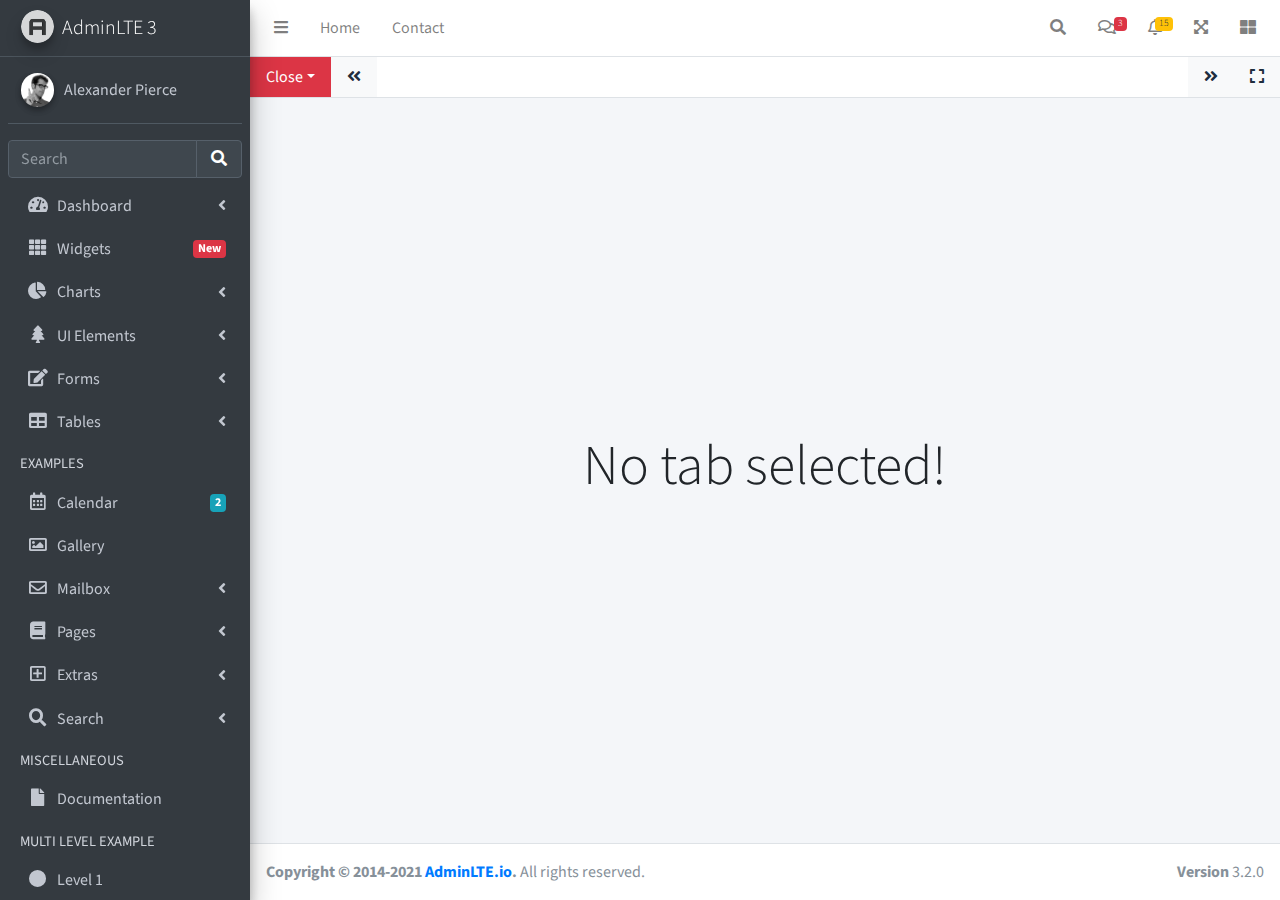
<file: backend/iframe.html>
<!DOCTYPE html>
<html lang="en">
<head>
  <meta charset="utf-8">
  <meta name="viewport" content="width=device-width, initial-scale=1">
  <title>AdminLTE 3 | Tabbed IFrames</title>

  <!-- Google Font: Source Sans Pro -->
  <link rel="stylesheet" href="https://fonts.googleapis.com/css?family=Source+Sans+Pro:300,400,400i,700&display=fallback">
  <!-- Font Awesome -->
  <link rel="stylesheet" href="plugins/fontawesome-free/css/all.min.css">
  <!-- Theme style -->
  <link rel="stylesheet" href="dist/css/adminlte.min.css">
  <!-- overlayScrollbars -->
  <link rel="stylesheet" href="plugins/overlayScrollbars/css/OverlayScrollbars.min.css">
</head>
<body class="hold-transition sidebar-mini layout-fixed" data-panel-auto-height-mode="height">
<div class="wrapper">

  <!-- Navbar -->
  <nav class="main-header navbar navbar-expand navbar-white navbar-light">
    <!-- Left navbar links -->
    <ul class="navbar-nav">
      <li class="nav-item">
        <a class="nav-link" data-widget="pushmenu" href="#" role="button"><i class="fas fa-bars"></i></a>
      </li>
      <li class="nav-item d-none d-sm-inline-block">
        <a href="index3.html" class="nav-link">Home</a>
      </li>
      <li class="nav-item d-none d-sm-inline-block">
        <a href="#" class="nav-link">Contact</a>
      </li>
    </ul>

    <!-- Right navbar links -->
    <ul class="navbar-nav ml-auto">
      <!-- Navbar Search -->
      <li class="nav-item">
        <a class="nav-link" data-widget="navbar-search" href="#" role="button">
          <i class="fas fa-search"></i>
        </a>
        <div class="navbar-search-block">
          <form class="form-inline">
            <div class="input-group input-group-sm">
              <input class="form-control form-control-navbar" type="search" placeholder="Search" aria-label="Search">
              <div class="input-group-append">
                <button class="btn btn-navbar" type="submit">
                  <i class="fas fa-search"></i>
                </button>
                <button class="btn btn-navbar" type="button" data-widget="navbar-search">
                  <i class="fas fa-times"></i>
                </button>
              </div>
            </div>
          </form>
        </div>
      </li>

      <!-- Messages Dropdown Menu -->
      <li class="nav-item dropdown">
        <a class="nav-link" data-toggle="dropdown" href="#">
          <i class="far fa-comments"></i>
          <span class="badge badge-danger navbar-badge">3</span>
        </a>
        <div class="dropdown-menu dropdown-menu-lg dropdown-menu-right">
          <a href="#" class="dropdown-item">
            <!-- Message Start -->
            <div class="media">
              <img src="dist/img/user1-128x128.jpg" alt="User Avatar" class="img-size-50 mr-3 img-circle">
              <div class="media-body">
                <h3 class="dropdown-item-title">
                  Brad Diesel
                  <span class="float-right text-sm text-danger"><i class="fas fa-star"></i></span>
                </h3>
                <p class="text-sm">Call me whenever you can...</p>
                <p class="text-sm text-muted"><i class="far fa-clock mr-1"></i> 4 Hours Ago</p>
              </div>
            </div>
            <!-- Message End -->
          </a>
          <div class="dropdown-divider"></div>
          <a href="#" class="dropdown-item">
            <!-- Message Start -->
            <div class="media">
              <img src="dist/img/user8-128x128.jpg" alt="User Avatar" class="img-size-50 img-circle mr-3">
              <div class="media-body">
                <h3 class="dropdown-item-title">
                  John Pierce
                  <span class="float-right text-sm text-muted"><i class="fas fa-star"></i></span>
                </h3>
                <p class="text-sm">I got your message bro</p>
                <p class="text-sm text-muted"><i class="far fa-clock mr-1"></i> 4 Hours Ago</p>
              </div>
            </div>
            <!-- Message End -->
          </a>
          <div class="dropdown-divider"></div>
          <a href="#" class="dropdown-item">
            <!-- Message Start -->
            <div class="media">
              <img src="dist/img/user3-128x128.jpg" alt="User Avatar" class="img-size-50 img-circle mr-3">
              <div class="media-body">
                <h3 class="dropdown-item-title">
                  Nora Silvester
                  <span class="float-right text-sm text-warning"><i class="fas fa-star"></i></span>
                </h3>
                <p class="text-sm">The subject goes here</p>
                <p class="text-sm text-muted"><i class="far fa-clock mr-1"></i> 4 Hours Ago</p>
              </div>
            </div>
            <!-- Message End -->
          </a>
          <div class="dropdown-divider"></div>
          <a href="#" class="dropdown-item dropdown-footer">See All Messages</a>
        </div>
      </li>
      <!-- Notifications Dropdown Menu -->
      <li class="nav-item dropdown">
        <a class="nav-link" data-toggle="dropdown" href="#">
          <i class="far fa-bell"></i>
          <span class="badge badge-warning navbar-badge">15</span>
        </a>
        <div class="dropdown-menu dropdown-menu-lg dropdown-menu-right">
          <span class="dropdown-item dropdown-header">15 Notifications</span>
          <div class="dropdown-divider"></div>
          <a href="#" class="dropdown-item">
            <i class="fas fa-envelope mr-2"></i> 4 new messages
            <span class="float-right text-muted text-sm">3 mins</span>
          </a>
          <div class="dropdown-divider"></div>
          <a href="#" class="dropdown-item">
            <i class="fas fa-users mr-2"></i> 8 friend requests
            <span class="float-right text-muted text-sm">12 hours</span>
          </a>
          <div class="dropdown-divider"></div>
          <a href="#" class="dropdown-item">
            <i class="fas fa-file mr-2"></i> 3 new reports
            <span class="float-right text-muted text-sm">2 days</span>
          </a>
          <div class="dropdown-divider"></div>
          <a href="#" class="dropdown-item dropdown-footer">See All Notifications</a>
        </div>
      </li>
      <li class="nav-item">
        <a class="nav-link" data-widget="fullscreen" href="#" role="button">
          <i class="fas fa-expand-arrows-alt"></i>
        </a>
      </li>
      <li class="nav-item">
        <a class="nav-link" data-widget="control-sidebar" data-slide="true" href="#" role="button">
          <i class="fas fa-th-large"></i>
        </a>
      </li>
    </ul>
  </nav>
  <!-- /.navbar -->

  <!-- Main Sidebar Container -->
  <aside class="main-sidebar sidebar-dark-primary elevation-4">
    <!-- Brand Logo -->
    <a href="index3.html" class="brand-link">
      <img src="dist/img/AdminLTELogo.png" alt="AdminLTE Logo" class="brand-image img-circle elevation-3" style="opacity: .8">
      <span class="brand-text font-weight-light">AdminLTE 3</span>
    </a>

    <!-- Sidebar -->
    <div class="sidebar">
      <!-- Sidebar user panel (optional) -->
      <div class="user-panel mt-3 pb-3 mb-3 d-flex">
        <div class="image">
          <img src="dist/img/user2-160x160.jpg" class="img-circle elevation-2" alt="User Image">
        </div>
        <div class="info">
          <a href="#" class="d-block">Alexander Pierce</a>
        </div>
      </div>

      <!-- SidebarSearch Form -->
      <div class="form-inline">
        <div class="input-group" data-widget="sidebar-search">
          <input class="form-control form-control-sidebar" type="search" placeholder="Search" aria-label="Search">
          <div class="input-group-append">
            <button class="btn btn-sidebar">
              <i class="fas fa-search fa-fw"></i>
            </button>
          </div>
        </div>
      </div>

      <!-- Sidebar Menu -->
      <nav class="mt-2">
        <ul class="nav nav-pills nav-sidebar flex-column" data-widget="treeview" role="menu" data-accordion="false">
          <!-- Add icons to the links using the .nav-icon class
               with font-awesome or any other icon font library -->
          <li class="nav-item">
            <a href="#" class="nav-link">
              <i class="nav-icon fas fa-tachometer-alt"></i>
              <p>
                Dashboard
                <i class="right fas fa-angle-left"></i>
              </p>
            </a>
            <ul class="nav nav-treeview">
              <li class="nav-item">
                <a href="./index.html" class="nav-link">
                  <i class="far fa-circle nav-icon"></i>
                  <p>Dashboard v1</p>
                </a>
              </li>
              <li class="nav-item">
                <a href="./index2.html" class="nav-link">
                  <i class="far fa-circle nav-icon"></i>
                  <p>Dashboard v2</p>
                </a>
              </li>
              <li class="nav-item">
                <a href="./index3.html" class="nav-link">
                  <i class="far fa-circle nav-icon"></i>
                  <p>Dashboard v3</p>
                </a>
              </li>
            </ul>
          </li>
          <li class="nav-item">
            <a href="pages/widgets.html" class="nav-link">
              <i class="nav-icon fas fa-th"></i>
              <p>
                Widgets
                <span class="right badge badge-danger">New</span>
              </p>
            </a>
          </li>
          <li class="nav-item">
            <a href="#" class="nav-link">
              <i class="nav-icon fas fa-chart-pie"></i>
              <p>
                Charts
                <i class="right fas fa-angle-left"></i>
              </p>
            </a>
            <ul class="nav nav-treeview">
              <li class="nav-item">
                <a href="pages/charts/chartjs.html" class="nav-link">
                  <i class="far fa-circle nav-icon"></i>
                  <p>ChartJS</p>
                </a>
              </li>
              <li class="nav-item">
                <a href="pages/charts/flot.html" class="nav-link">
                  <i class="far fa-circle nav-icon"></i>
                  <p>Flot</p>
                </a>
              </li>
              <li class="nav-item">
                <a href="pages/charts/inline.html" class="nav-link">
                  <i class="far fa-circle nav-icon"></i>
                  <p>Inline</p>
                </a>
              </li>
            </ul>
          </li>
          <li class="nav-item">
            <a href="#" class="nav-link">
              <i class="nav-icon fas fa-tree"></i>
              <p>
                UI Elements
                <i class="fas fa-angle-left right"></i>
              </p>
            </a>
            <ul class="nav nav-treeview">
              <li class="nav-item">
                <a href="pages/UI/general.html" class="nav-link">
                  <i class="far fa-circle nav-icon"></i>
                  <p>General</p>
                </a>
              </li>
              <li class="nav-item">
                <a href="pages/UI/icons.html" class="nav-link">
                  <i class="far fa-circle nav-icon"></i>
                  <p>Icons</p>
                </a>
              </li>
              <li class="nav-item">
                <a href="pages/UI/buttons.html" class="nav-link">
                  <i class="far fa-circle nav-icon"></i>
                  <p>Buttons</p>
                </a>
              </li>
              <li class="nav-item">
                <a href="pages/UI/sliders.html" class="nav-link">
                  <i class="far fa-circle nav-icon"></i>
                  <p>Sliders</p>
                </a>
              </li>
              <li class="nav-item">
                <a href="pages/UI/modals.html" class="nav-link">
                  <i class="far fa-circle nav-icon"></i>
                  <p>Modals & Alerts</p>
                </a>
              </li>
              <li class="nav-item">
                <a href="pages/UI/navbar.html" class="nav-link">
                  <i class="far fa-circle nav-icon"></i>
                  <p>Navbar & Tabs</p>
                </a>
              </li>
              <li class="nav-item">
                <a href="pages/UI/timeline.html" class="nav-link">
                  <i class="far fa-circle nav-icon"></i>
                  <p>Timeline</p>
                </a>
              </li>
              <li class="nav-item">
                <a href="pages/UI/ribbons.html" class="nav-link">
                  <i class="far fa-circle nav-icon"></i>
                  <p>Ribbons</p>
                </a>
              </li>
            </ul>
          </li>
          <li class="nav-item">
            <a href="#" class="nav-link">
              <i class="nav-icon fas fa-edit"></i>
              <p>
                Forms
                <i class="fas fa-angle-left right"></i>
              </p>
            </a>
            <ul class="nav nav-treeview">
              <li class="nav-item">
                <a href="pages/forms/general.html" class="nav-link">
                  <i class="far fa-circle nav-icon"></i>
                  <p>General Elements</p>
                </a>
              </li>
              <li class="nav-item">
                <a href="pages/forms/advanced.html" class="nav-link">
                  <i class="far fa-circle nav-icon"></i>
                  <p>Advanced Elements</p>
                </a>
              </li>
              <li class="nav-item">
                <a href="pages/forms/editors.html" class="nav-link">
                  <i class="far fa-circle nav-icon"></i>
                  <p>Editors</p>
                </a>
              </li>
              <li class="nav-item">
                <a href="pages/forms/validation.html" class="nav-link">
                  <i class="far fa-circle nav-icon"></i>
                  <p>Validation</p>
                </a>
              </li>
            </ul>
          </li>
          <li class="nav-item">
            <a href="#" class="nav-link">
              <i class="nav-icon fas fa-table"></i>
              <p>
                Tables
                <i class="fas fa-angle-left right"></i>
              </p>
            </a>
            <ul class="nav nav-treeview">
              <li class="nav-item">
                <a href="pages/tables/simple.html" class="nav-link">
                  <i class="far fa-circle nav-icon"></i>
                  <p>Simple Tables</p>
                </a>
              </li>
              <li class="nav-item">
                <a href="pages/tables/data.html" class="nav-link">
                  <i class="far fa-circle nav-icon"></i>
                  <p>DataTables</p>
                </a>
              </li>
              <li class="nav-item">
                <a href="pages/tables/jsgrid.html" class="nav-link">
                  <i class="far fa-circle nav-icon"></i>
                  <p>jsGrid</p>
                </a>
              </li>
            </ul>
          </li>
          <li class="nav-header">EXAMPLES</li>
          <li class="nav-item">
            <a href="pages/calendar.html" class="nav-link">
              <i class="nav-icon far fa-calendar-alt"></i>
              <p>
                Calendar
                <span class="badge badge-info right">2</span>
              </p>
            </a>
          </li>
          <li class="nav-item">
            <a href="pages/gallery.html" class="nav-link">
              <i class="nav-icon far fa-image"></i>
              <p>
                Gallery
              </p>
            </a>
          </li>
          <li class="nav-item">
            <a href="#" class="nav-link">
              <i class="nav-icon far fa-envelope"></i>
              <p>
                Mailbox
                <i class="fas fa-angle-left right"></i>
              </p>
            </a>
            <ul class="nav nav-treeview">
              <li class="nav-item">
                <a href="pages/mailbox/mailbox.html" class="nav-link">
                  <i class="far fa-circle nav-icon"></i>
                  <p>Inbox</p>
                </a>
              </li>
              <li class="nav-item">
                <a href="pages/mailbox/compose.html" class="nav-link">
                  <i class="far fa-circle nav-icon"></i>
                  <p>Compose</p>
                </a>
              </li>
              <li class="nav-item">
                <a href="pages/mailbox/read-mail.html" class="nav-link">
                  <i class="far fa-circle nav-icon"></i>
                  <p>Read</p>
                </a>
              </li>
            </ul>
          </li>
          <li class="nav-item">
            <a href="#" class="nav-link">
              <i class="nav-icon fas fa-book"></i>
              <p>
                Pages
                <i class="fas fa-angle-left right"></i>
              </p>
            </a>
            <ul class="nav nav-treeview">
              <li class="nav-item">
                <a href="pages/examples/invoice.html" class="nav-link">
                  <i class="far fa-circle nav-icon"></i>
                  <p>Invoice</p>
                </a>
              </li>
              <li class="nav-item">
                <a href="pages/examples/profile.html" class="nav-link">
                  <i class="far fa-circle nav-icon"></i>
                  <p>Profile</p>
                </a>
              </li>
              <li class="nav-item">
                <a href="pages/examples/e-commerce.html" class="nav-link">
                  <i class="far fa-circle nav-icon"></i>
                  <p>E-commerce</p>
                </a>
              </li>
              <li class="nav-item">
                <a href="pages/examples/projects.html" class="nav-link">
                  <i class="far fa-circle nav-icon"></i>
                  <p>Projects</p>
                </a>
              </li>
              <li class="nav-item">
                <a href="pages/examples/project-add.html" class="nav-link">
                  <i class="far fa-circle nav-icon"></i>
                  <p>Project Add</p>
                </a>
              </li>
              <li class="nav-item">
                <a href="pages/examples/project-edit.html" class="nav-link">
                  <i class="far fa-circle nav-icon"></i>
                  <p>Project Edit</p>
                </a>
              </li>
              <li class="nav-item">
                <a href="pages/examples/project-detail.html" class="nav-link">
                  <i class="far fa-circle nav-icon"></i>
                  <p>Project Detail</p>
                </a>
              </li>
              <li class="nav-item">
                <a href="pages/examples/contacts.html" class="nav-link">
                  <i class="far fa-circle nav-icon"></i>
                  <p>Contacts</p>
                </a>
              </li>
              <li class="nav-item">
                <a href="pages/examples/faq.html" class="nav-link">
                  <i class="far fa-circle nav-icon"></i>
                  <p>FAQ</p>
                </a>
              </li>
              <li class="nav-item">
                <a href="pages/examples/contact-us.html" class="nav-link">
                  <i class="far fa-circle nav-icon"></i>
                  <p>Contact us</p>
                </a>
              </li>
            </ul>
          </li>
          <li class="nav-item">
            <a href="#" class="nav-link">
              <i class="nav-icon far fa-plus-square"></i>
              <p>
                Extras
                <i class="fas fa-angle-left right"></i>
              </p>
            </a>
            <ul class="nav nav-treeview">
              <li class="nav-item">
                <a href="#" class="nav-link">
                  <i class="far fa-circle nav-icon"></i>
                  <p>
                    Login & Register v1
                    <i class="fas fa-angle-left right"></i>
                  </p>
                </a>
                <ul class="nav nav-treeview">
                  <li class="nav-item">
                    <a href="pages/examples/login.html" class="nav-link">
                      <i class="far fa-circle nav-icon"></i>
                      <p>Login v1</p>
                    </a>
                  </li>
                  <li class="nav-item">
                    <a href="pages/examples/register.html" class="nav-link">
                      <i class="far fa-circle nav-icon"></i>
                      <p>Register v1</p>
                    </a>
                  </li>
                  <li class="nav-item">
                    <a href="pages/examples/forgot-password.html" class="nav-link">
                      <i class="far fa-circle nav-icon"></i>
                      <p>Forgot Password v1</p>
                    </a>
                  </li>
                  <li class="nav-item">
                    <a href="pages/examples/recover-password.html" class="nav-link">
                      <i class="far fa-circle nav-icon"></i>
                      <p>Recover Password v1</p>
                    </a>
                  </li>
                </ul>
              </li>
              <li class="nav-item">
                <a href="#" class="nav-link">
                  <i class="far fa-circle nav-icon"></i>
                  <p>
                    Login & Register v2
                    <i class="fas fa-angle-left right"></i>
                  </p>
                </a>
                <ul class="nav nav-treeview">
                  <li class="nav-item">
                    <a href="pages/examples/login-v2.html" class="nav-link">
                      <i class="far fa-circle nav-icon"></i>
                      <p>Login v2</p>
                    </a>
                  </li>
                  <li class="nav-item">
                    <a href="pages/examples/register-v2.html" class="nav-link">
                      <i class="far fa-circle nav-icon"></i>
                      <p>Register v2</p>
                    </a>
                  </li>
                  <li class="nav-item">
                    <a href="pages/examples/forgot-password-v2.html" class="nav-link">
                      <i class="far fa-circle nav-icon"></i>
                      <p>Forgot Password v2</p>
                    </a>
                  </li>
                  <li class="nav-item">
                    <a href="pages/examples/recover-password-v2.html" class="nav-link">
                      <i class="far fa-circle nav-icon"></i>
                      <p>Recover Password v2</p>
                    </a>
                  </li>
                </ul>
              </li>
              <li class="nav-item">
                <a href="pages/examples/lockscreen.html" class="nav-link">
                  <i class="far fa-circle nav-icon"></i>
                  <p>Lockscreen</p>
                </a>
              </li>
              <li class="nav-item">
                <a href="pages/examples/legacy-user-menu.html" class="nav-link">
                  <i class="far fa-circle nav-icon"></i>
                  <p>Legacy User Menu</p>
                </a>
              </li>
              <li class="nav-item">
                <a href="pages/examples/language-menu.html" class="nav-link">
                  <i class="far fa-circle nav-icon"></i>
                  <p>Language Menu</p>
                </a>
              </li>
              <li class="nav-item">
                <a href="pages/examples/404.html" class="nav-link">
                  <i class="far fa-circle nav-icon"></i>
                  <p>Error 404</p>
                </a>
              </li>
              <li class="nav-item">
                <a href="pages/examples/500.html" class="nav-link">
                  <i class="far fa-circle nav-icon"></i>
                  <p>Error 500</p>
                </a>
              </li>
              <li class="nav-item">
                <a href="pages/examples/pace.html" class="nav-link">
                  <i class="far fa-circle nav-icon"></i>
                  <p>Pace</p>
                </a>
              </li>
              <li class="nav-item">
                <a href="pages/examples/blank.html" class="nav-link">
                  <i class="far fa-circle nav-icon"></i>
                  <p>Blank Page</p>
                </a>
              </li>
              <li class="nav-item">
                <a href="starter.html" class="nav-link">
                  <i class="far fa-circle nav-icon"></i>
                  <p>Starter Page</p>
                </a>
              </li>
            </ul>
          </li>
          <li class="nav-item">
            <a href="#" class="nav-link">
              <i class="nav-icon fas fa-search"></i>
              <p>
                Search
                <i class="fas fa-angle-left right"></i>
              </p>
            </a>
            <ul class="nav nav-treeview">
              <li class="nav-item">
                <a href="pages/search/simple.html" class="nav-link">
                  <i class="far fa-circle nav-icon"></i>
                  <p>Simple Search</p>
                </a>
              </li>
              <li class="nav-item">
                <a href="pages/search/enhanced.html" class="nav-link">
                  <i class="far fa-circle nav-icon"></i>
                  <p>Enhanced</p>
                </a>
              </li>
            </ul>
          </li>
          <li class="nav-header">MISCELLANEOUS</li>
          <li class="nav-item">
            <a href="https://adminlte.io/docs/3.1/" class="nav-link">
              <i class="nav-icon fas fa-file"></i>
              <p>Documentation</p>
            </a>
          </li>
          <li class="nav-header">MULTI LEVEL EXAMPLE</li>
          <li class="nav-item">
            <a href="#" class="nav-link">
              <i class="fas fa-circle nav-icon"></i>
              <p>Level 1</p>
            </a>
          </li>
          <li class="nav-item">
            <a href="#" class="nav-link">
              <i class="nav-icon fas fa-circle"></i>
              <p>
                Level 1
                <i class="right fas fa-angle-left"></i>
              </p>
            </a>
            <ul class="nav nav-treeview">
              <li class="nav-item">
                <a href="#" class="nav-link">
                  <i class="far fa-circle nav-icon"></i>
                  <p>Level 2</p>
                </a>
              </li>
              <li class="nav-item">
                <a href="#" class="nav-link">
                  <i class="far fa-circle nav-icon"></i>
                  <p>
                    Level 2
                    <i class="right fas fa-angle-left"></i>
                  </p>
                </a>
                <ul class="nav nav-treeview">
                  <li class="nav-item">
                    <a href="#" class="nav-link">
                      <i class="far fa-dot-circle nav-icon"></i>
                      <p>Level 3</p>
                    </a>
                  </li>
                  <li class="nav-item">
                    <a href="#" class="nav-link">
                      <i class="far fa-dot-circle nav-icon"></i>
                      <p>Level 3</p>
                    </a>
                  </li>
                  <li class="nav-item">
                    <a href="#" class="nav-link">
                      <i class="far fa-dot-circle nav-icon"></i>
                      <p>Level 3</p>
                    </a>
                  </li>
                </ul>
              </li>
              <li class="nav-item">
                <a href="#" class="nav-link">
                  <i class="far fa-circle nav-icon"></i>
                  <p>Level 2</p>
                </a>
              </li>
            </ul>
          </li>
          <li class="nav-item">
            <a href="#" class="nav-link">
              <i class="fas fa-circle nav-icon"></i>
              <p>Level 1</p>
            </a>
          </li>
          <li class="nav-header">LABELS</li>
          <li class="nav-item">
            <a href="#" class="nav-link">
              <i class="nav-icon far fa-circle text-danger"></i>
              <p class="text">Important</p>
            </a>
          </li>
          <li class="nav-item">
            <a href="#" class="nav-link">
              <i class="nav-icon far fa-circle text-warning"></i>
              <p>Warning</p>
            </a>
          </li>
          <li class="nav-item">
            <a href="#" class="nav-link">
              <i class="nav-icon far fa-circle text-info"></i>
              <p>Informational</p>
            </a>
          </li>
        </ul>
      </nav>
      <!-- /.sidebar-menu -->
    </div>
    <!-- /.sidebar -->
  </aside>

  <!-- Content Wrapper. Contains page content -->
  <div class="content-wrapper iframe-mode" data-widget="iframe" data-loading-screen="750">
    <div class="nav navbar navbar-expand navbar-white navbar-light border-bottom p-0">
      <div class="nav-item dropdown">
        <a class="nav-link bg-danger dropdown-toggle" data-toggle="dropdown" href="#" role="button" aria-haspopup="true" aria-expanded="false">Close</a>
        <div class="dropdown-menu mt-0">
          <a class="dropdown-item" href="#" data-widget="iframe-close" data-type="all">Close All</a>
          <a class="dropdown-item" href="#" data-widget="iframe-close" data-type="all-other">Close All Other</a>
        </div>
      </div>
      <a class="nav-link bg-light" href="#" data-widget="iframe-scrollleft"><i class="fas fa-angle-double-left"></i></a>
      <ul class="navbar-nav overflow-hidden" role="tablist"></ul>
      <a class="nav-link bg-light" href="#" data-widget="iframe-scrollright"><i class="fas fa-angle-double-right"></i></a>
      <a class="nav-link bg-light" href="#" data-widget="iframe-fullscreen"><i class="fas fa-expand"></i></a>
    </div>
    <div class="tab-content">
      <div class="tab-empty">
        <h2 class="display-4">No tab selected!</h2>
      </div>
      <div class="tab-loading">
        <div>
          <h2 class="display-4">Tab is loading <i class="fa fa-sync fa-spin"></i></h2>
        </div>
      </div>
    </div>
  </div>
  <!-- /.content-wrapper -->
  <footer class="main-footer">
    <strong>Copyright &copy; 2014-2021 <a href="https://adminlte.io">AdminLTE.io</a>.</strong>
    All rights reserved.
    <div class="float-right d-none d-sm-inline-block">
      <b>Version</b> 3.2.0
    </div>
  </footer>

  <!-- Control Sidebar -->
  <aside class="control-sidebar control-sidebar-dark">
    <!-- Control sidebar content goes here -->
  </aside>
  <!-- /.control-sidebar -->
</div>
<!-- ./wrapper -->

<!-- jQuery -->
<script src="plugins/jquery/jquery.min.js"></script>
<!-- jQuery UI 1.11.4 -->
<script src="plugins/jquery-ui/jquery-ui.min.js"></script>
<!-- Resolve conflict in jQuery UI tooltip with Bootstrap tooltip -->
<script>
  $.widget.bridge('uibutton', $.ui.button)
</script>
<!-- Bootstrap 4 -->
<script src="plugins/bootstrap/js/bootstrap.bundle.min.js"></script>
<!-- overlayScrollbars -->
<script src="plugins/overlayScrollbars/js/jquery.overlayScrollbars.min.js"></script>
<!-- AdminLTE App -->
<script src="dist/js/adminlte.js"></script>
<!-- AdminLTE for demo purposes -->
<script src="dist/js/demo.js"></script>
</body>
</html>
</file>
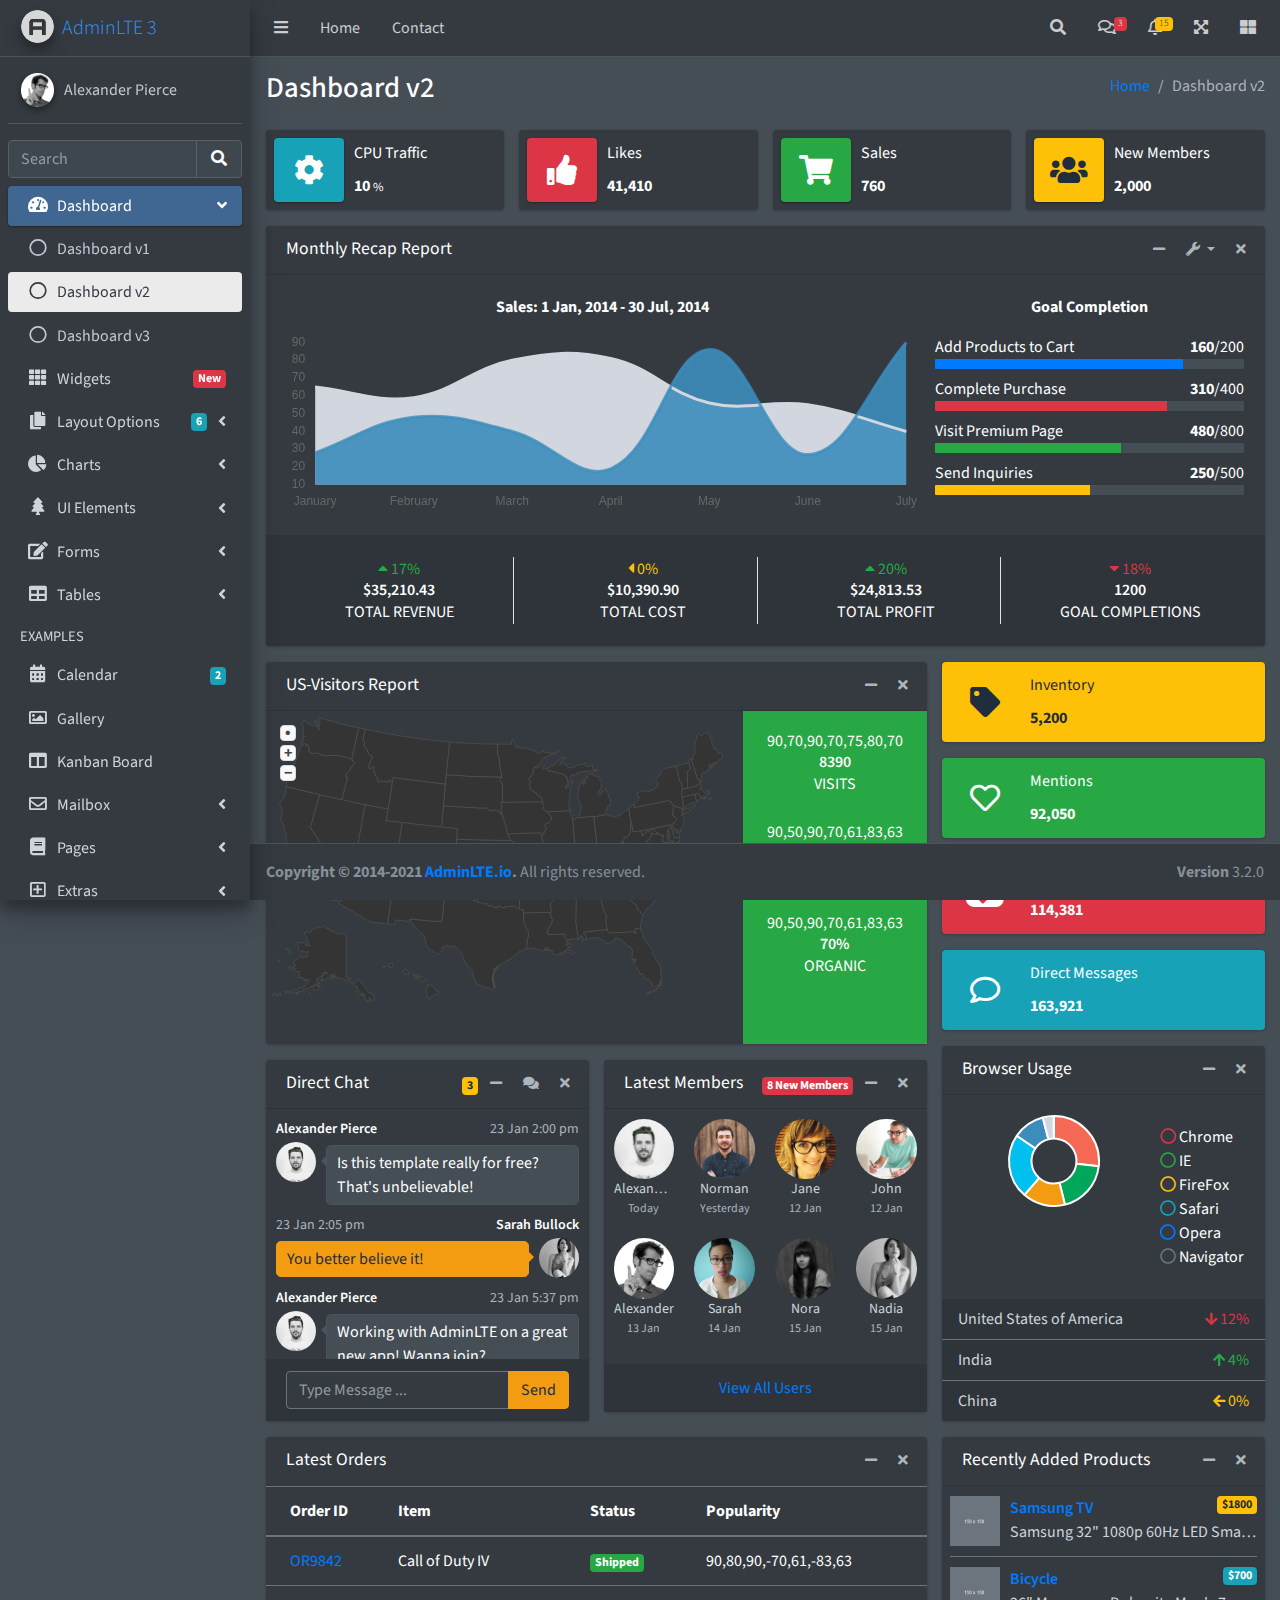
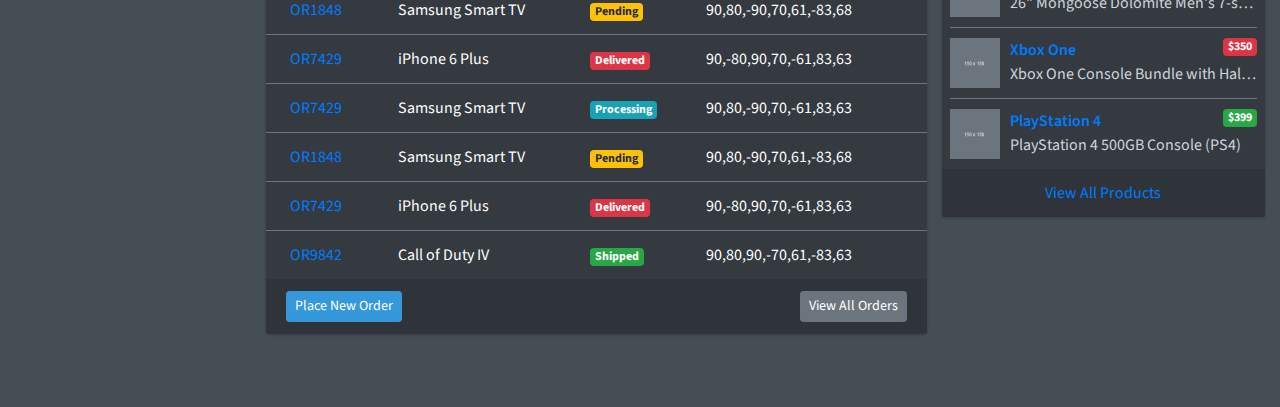
<file: backend/index2.html>
<!DOCTYPE html>
<html lang="en">
<head>
  <meta charset="utf-8">
  <meta name="viewport" content="width=device-width, initial-scale=1">
  <title>AdminLTE 3 | Dashboard 2</title>

  <!-- Google Font: Source Sans Pro -->
  <link rel="stylesheet" href="https://fonts.googleapis.com/css?family=Source+Sans+Pro:300,400,400i,700&display=fallback">
  <!-- Font Awesome Icons -->
  <link rel="stylesheet" href="plugins/fontawesome-free/css/all.min.css">
  <!-- overlayScrollbars -->
  <link rel="stylesheet" href="plugins/overlayScrollbars/css/OverlayScrollbars.min.css">
  <!-- Theme style -->
  <link rel="stylesheet" href="dist/css/adminlte.min.css">
</head>
<body class="hold-transition dark-mode sidebar-mini layout-fixed layout-navbar-fixed layout-footer-fixed">
<div class="wrapper">

  <!-- Preloader -->
  <div class="preloader flex-column justify-content-center align-items-center">
    <img class="animation__wobble" src="dist/img/AdminLTELogo.png" alt="AdminLTELogo" height="60" width="60">
  </div>

  <!-- Navbar -->
  <nav class="main-header navbar navbar-expand navbar-dark">
    <!-- Left navbar links -->
    <ul class="navbar-nav">
      <li class="nav-item">
        <a class="nav-link" data-widget="pushmenu" href="#" role="button"><i class="fas fa-bars"></i></a>
      </li>
      <li class="nav-item d-none d-sm-inline-block">
        <a href="index3.html" class="nav-link">Home</a>
      </li>
      <li class="nav-item d-none d-sm-inline-block">
        <a href="#" class="nav-link">Contact</a>
      </li>
    </ul>

    <!-- Right navbar links -->
    <ul class="navbar-nav ml-auto">
      <!-- Navbar Search -->
      <li class="nav-item">
        <a class="nav-link" data-widget="navbar-search" href="#" role="button">
          <i class="fas fa-search"></i>
        </a>
        <div class="navbar-search-block">
          <form class="form-inline">
            <div class="input-group input-group-sm">
              <input class="form-control form-control-navbar" type="search" placeholder="Search" aria-label="Search">
              <div class="input-group-append">
                <button class="btn btn-navbar" type="submit">
                  <i class="fas fa-search"></i>
                </button>
                <button class="btn btn-navbar" type="button" data-widget="navbar-search">
                  <i class="fas fa-times"></i>
                </button>
              </div>
            </div>
          </form>
        </div>
      </li>

      <!-- Messages Dropdown Menu -->
      <li class="nav-item dropdown">
        <a class="nav-link" data-toggle="dropdown" href="#">
          <i class="far fa-comments"></i>
          <span class="badge badge-danger navbar-badge">3</span>
        </a>
        <div class="dropdown-menu dropdown-menu-lg dropdown-menu-right">
          <a href="#" class="dropdown-item">
            <!-- Message Start -->
            <div class="media">
              <img src="dist/img/user1-128x128.jpg" alt="User Avatar" class="img-size-50 mr-3 img-circle">
              <div class="media-body">
                <h3 class="dropdown-item-title">
                  Brad Diesel
                  <span class="float-right text-sm text-danger"><i class="fas fa-star"></i></span>
                </h3>
                <p class="text-sm">Call me whenever you can...</p>
                <p class="text-sm text-muted"><i class="far fa-clock mr-1"></i> 4 Hours Ago</p>
              </div>
            </div>
            <!-- Message End -->
          </a>
          <div class="dropdown-divider"></div>
          <a href="#" class="dropdown-item">
            <!-- Message Start -->
            <div class="media">
              <img src="dist/img/user8-128x128.jpg" alt="User Avatar" class="img-size-50 img-circle mr-3">
              <div class="media-body">
                <h3 class="dropdown-item-title">
                  John Pierce
                  <span class="float-right text-sm text-muted"><i class="fas fa-star"></i></span>
                </h3>
                <p class="text-sm">I got your message bro</p>
                <p class="text-sm text-muted"><i class="far fa-clock mr-1"></i> 4 Hours Ago</p>
              </div>
            </div>
            <!-- Message End -->
          </a>
          <div class="dropdown-divider"></div>
          <a href="#" class="dropdown-item">
            <!-- Message Start -->
            <div class="media">
              <img src="dist/img/user3-128x128.jpg" alt="User Avatar" class="img-size-50 img-circle mr-3">
              <div class="media-body">
                <h3 class="dropdown-item-title">
                  Nora Silvester
                  <span class="float-right text-sm text-warning"><i class="fas fa-star"></i></span>
                </h3>
                <p class="text-sm">The subject goes here</p>
                <p class="text-sm text-muted"><i class="far fa-clock mr-1"></i> 4 Hours Ago</p>
              </div>
            </div>
            <!-- Message End -->
          </a>
          <div class="dropdown-divider"></div>
          <a href="#" class="dropdown-item dropdown-footer">See All Messages</a>
        </div>
      </li>
      <!-- Notifications Dropdown Menu -->
      <li class="nav-item dropdown">
        <a class="nav-link" data-toggle="dropdown" href="#">
          <i class="far fa-bell"></i>
          <span class="badge badge-warning navbar-badge">15</span>
        </a>
        <div class="dropdown-menu dropdown-menu-lg dropdown-menu-right">
          <span class="dropdown-item dropdown-header">15 Notifications</span>
          <div class="dropdown-divider"></div>
          <a href="#" class="dropdown-item">
            <i class="fas fa-envelope mr-2"></i> 4 new messages
            <span class="float-right text-muted text-sm">3 mins</span>
          </a>
          <div class="dropdown-divider"></div>
          <a href="#" class="dropdown-item">
            <i class="fas fa-users mr-2"></i> 8 friend requests
            <span class="float-right text-muted text-sm">12 hours</span>
          </a>
          <div class="dropdown-divider"></div>
          <a href="#" class="dropdown-item">
            <i class="fas fa-file mr-2"></i> 3 new reports
            <span class="float-right text-muted text-sm">2 days</span>
          </a>
          <div class="dropdown-divider"></div>
          <a href="#" class="dropdown-item dropdown-footer">See All Notifications</a>
        </div>
      </li>
      <li class="nav-item">
        <a class="nav-link" data-widget="fullscreen" href="#" role="button">
          <i class="fas fa-expand-arrows-alt"></i>
        </a>
      </li>
      <li class="nav-item">
        <a class="nav-link" data-widget="control-sidebar" data-slide="true" href="#" role="button">
          <i class="fas fa-th-large"></i>
        </a>
      </li>
    </ul>
  </nav>
  <!-- /.navbar -->

  <!-- Main Sidebar Container -->
  <aside class="main-sidebar sidebar-dark-primary elevation-4">
    <!-- Brand Logo -->
    <a href="index3.html" class="brand-link">
      <img src="dist/img/AdminLTELogo.png" alt="AdminLTE Logo" class="brand-image img-circle elevation-3" style="opacity: .8">
      <span class="brand-text font-weight-light">AdminLTE 3</span>
    </a>

    <!-- Sidebar -->
    <div class="sidebar">
      <!-- Sidebar user panel (optional) -->
      <div class="user-panel mt-3 pb-3 mb-3 d-flex">
        <div class="image">
          <img src="dist/img/user2-160x160.jpg" class="img-circle elevation-2" alt="User Image">
        </div>
        <div class="info">
          <a href="#" class="d-block">Alexander Pierce</a>
        </div>
      </div>

      <!-- SidebarSearch Form -->
      <div class="form-inline">
        <div class="input-group" data-widget="sidebar-search">
          <input class="form-control form-control-sidebar" type="search" placeholder="Search" aria-label="Search">
          <div class="input-group-append">
            <button class="btn btn-sidebar">
              <i class="fas fa-search fa-fw"></i>
            </button>
          </div>
        </div>
      </div>

      <!-- Sidebar Menu -->
      <nav class="mt-2">
        <ul class="nav nav-pills nav-sidebar flex-column" data-widget="treeview" role="menu" data-accordion="false">
          <!-- Add icons to the links using the .nav-icon class
               with font-awesome or any other icon font library -->
          <li class="nav-item menu-open">
            <a href="#" class="nav-link active">
              <i class="nav-icon fas fa-tachometer-alt"></i>
              <p>
                Dashboard
                <i class="right fas fa-angle-left"></i>
              </p>
            </a>
            <ul class="nav nav-treeview">
              <li class="nav-item">
                <a href="./index.html" class="nav-link">
                  <i class="far fa-circle nav-icon"></i>
                  <p>Dashboard v1</p>
                </a>
              </li>
              <li class="nav-item">
                <a href="./index2.html" class="nav-link active">
                  <i class="far fa-circle nav-icon"></i>
                  <p>Dashboard v2</p>
                </a>
              </li>
              <li class="nav-item">
                <a href="./index3.html" class="nav-link">
                  <i class="far fa-circle nav-icon"></i>
                  <p>Dashboard v3</p>
                </a>
              </li>
            </ul>
          </li>
          <li class="nav-item">
            <a href="pages/widgets.html" class="nav-link">
              <i class="nav-icon fas fa-th"></i>
              <p>
                Widgets
                <span class="right badge badge-danger">New</span>
              </p>
            </a>
          </li>
          <li class="nav-item">
            <a href="#" class="nav-link">
              <i class="nav-icon fas fa-copy"></i>
              <p>
                Layout Options
                <i class="fas fa-angle-left right"></i>
                <span class="badge badge-info right">6</span>
              </p>
            </a>
            <ul class="nav nav-treeview">
              <li class="nav-item">
                <a href="pages/layout/top-nav.html" class="nav-link">
                  <i class="far fa-circle nav-icon"></i>
                  <p>Top Navigation</p>
                </a>
              </li>
              <li class="nav-item">
                <a href="pages/layout/top-nav-sidebar.html" class="nav-link">
                  <i class="far fa-circle nav-icon"></i>
                  <p>Top Navigation + Sidebar</p>
                </a>
              </li>
              <li class="nav-item">
                <a href="pages/layout/boxed.html" class="nav-link">
                  <i class="far fa-circle nav-icon"></i>
                  <p>Boxed</p>
                </a>
              </li>
              <li class="nav-item">
                <a href="pages/layout/fixed-sidebar.html" class="nav-link">
                  <i class="far fa-circle nav-icon"></i>
                  <p>Fixed Sidebar</p>
                </a>
              </li>
              <li class="nav-item">
                <a href="pages/layout/fixed-sidebar-custom.html" class="nav-link">
                  <i class="far fa-circle nav-icon"></i>
                  <p>Fixed Sidebar <small>+ Custom Area</small></p>
                </a>
              </li>
              <li class="nav-item">
                <a href="pages/layout/fixed-topnav.html" class="nav-link">
                  <i class="far fa-circle nav-icon"></i>
                  <p>Fixed Navbar</p>
                </a>
              </li>
              <li class="nav-item">
                <a href="pages/layout/fixed-footer.html" class="nav-link">
                  <i class="far fa-circle nav-icon"></i>
                  <p>Fixed Footer</p>
                </a>
              </li>
              <li class="nav-item">
                <a href="pages/layout/collapsed-sidebar.html" class="nav-link">
                  <i class="far fa-circle nav-icon"></i>
                  <p>Collapsed Sidebar</p>
                </a>
              </li>
            </ul>
          </li>
          <li class="nav-item">
            <a href="#" class="nav-link">
              <i class="nav-icon fas fa-chart-pie"></i>
              <p>
                Charts
                <i class="right fas fa-angle-left"></i>
              </p>
            </a>
            <ul class="nav nav-treeview">
              <li class="nav-item">
                <a href="pages/charts/chartjs.html" class="nav-link">
                  <i class="far fa-circle nav-icon"></i>
                  <p>ChartJS</p>
                </a>
              </li>
              <li class="nav-item">
                <a href="pages/charts/flot.html" class="nav-link">
                  <i class="far fa-circle nav-icon"></i>
                  <p>Flot</p>
                </a>
              </li>
              <li class="nav-item">
                <a href="pages/charts/inline.html" class="nav-link">
                  <i class="far fa-circle nav-icon"></i>
                  <p>Inline</p>
                </a>
              </li>
              <li class="nav-item">
                <a href="pages/charts/uplot.html" class="nav-link">
                  <i class="far fa-circle nav-icon"></i>
                  <p>uPlot</p>
                </a>
              </li>
            </ul>
          </li>
          <li class="nav-item">
            <a href="#" class="nav-link">
              <i class="nav-icon fas fa-tree"></i>
              <p>
                UI Elements
                <i class="fas fa-angle-left right"></i>
              </p>
            </a>
            <ul class="nav nav-treeview">
              <li class="nav-item">
                <a href="pages/UI/general.html" class="nav-link">
                  <i class="far fa-circle nav-icon"></i>
                  <p>General</p>
                </a>
              </li>
              <li class="nav-item">
                <a href="pages/UI/icons.html" class="nav-link">
                  <i class="far fa-circle nav-icon"></i>
                  <p>Icons</p>
                </a>
              </li>
              <li class="nav-item">
                <a href="pages/UI/buttons.html" class="nav-link">
                  <i class="far fa-circle nav-icon"></i>
                  <p>Buttons</p>
                </a>
              </li>
              <li class="nav-item">
                <a href="pages/UI/sliders.html" class="nav-link">
                  <i class="far fa-circle nav-icon"></i>
                  <p>Sliders</p>
                </a>
              </li>
              <li class="nav-item">
                <a href="pages/UI/modals.html" class="nav-link">
                  <i class="far fa-circle nav-icon"></i>
                  <p>Modals & Alerts</p>
                </a>
              </li>
              <li class="nav-item">
                <a href="pages/UI/navbar.html" class="nav-link">
                  <i class="far fa-circle nav-icon"></i>
                  <p>Navbar & Tabs</p>
                </a>
              </li>
              <li class="nav-item">
                <a href="pages/UI/timeline.html" class="nav-link">
                  <i class="far fa-circle nav-icon"></i>
                  <p>Timeline</p>
                </a>
              </li>
              <li class="nav-item">
                <a href="pages/UI/ribbons.html" class="nav-link">
                  <i class="far fa-circle nav-icon"></i>
                  <p>Ribbons</p>
                </a>
              </li>
            </ul>
          </li>
          <li class="nav-item">
            <a href="#" class="nav-link">
              <i class="nav-icon fas fa-edit"></i>
              <p>
                Forms
                <i class="fas fa-angle-left right"></i>
              </p>
            </a>
            <ul class="nav nav-treeview">
              <li class="nav-item">
                <a href="pages/forms/general.html" class="nav-link">
                  <i class="far fa-circle nav-icon"></i>
                  <p>General Elements</p>
                </a>
              </li>
              <li class="nav-item">
                <a href="pages/forms/advanced.html" class="nav-link">
                  <i class="far fa-circle nav-icon"></i>
                  <p>Advanced Elements</p>
                </a>
              </li>
              <li class="nav-item">
                <a href="pages/forms/editors.html" class="nav-link">
                  <i class="far fa-circle nav-icon"></i>
                  <p>Editors</p>
                </a>
              </li>
              <li class="nav-item">
                <a href="pages/forms/validation.html" class="nav-link">
                  <i class="far fa-circle nav-icon"></i>
                  <p>Validation</p>
                </a>
              </li>
            </ul>
          </li>
          <li class="nav-item">
            <a href="#" class="nav-link">
              <i class="nav-icon fas fa-table"></i>
              <p>
                Tables
                <i class="fas fa-angle-left right"></i>
              </p>
            </a>
            <ul class="nav nav-treeview">
              <li class="nav-item">
                <a href="pages/tables/simple.html" class="nav-link">
                  <i class="far fa-circle nav-icon"></i>
                  <p>Simple Tables</p>
                </a>
              </li>
              <li class="nav-item">
                <a href="pages/tables/data.html" class="nav-link">
                  <i class="far fa-circle nav-icon"></i>
                  <p>DataTables</p>
                </a>
              </li>
              <li class="nav-item">
                <a href="pages/tables/jsgrid.html" class="nav-link">
                  <i class="far fa-circle nav-icon"></i>
                  <p>jsGrid</p>
                </a>
              </li>
            </ul>
          </li>
          <li class="nav-header">EXAMPLES</li>
          <li class="nav-item">
            <a href="pages/calendar.html" class="nav-link">
              <i class="nav-icon fas fa-calendar-alt"></i>
              <p>
                Calendar
                <span class="badge badge-info right">2</span>
              </p>
            </a>
          </li>
          <li class="nav-item">
            <a href="pages/gallery.html" class="nav-link">
              <i class="nav-icon far fa-image"></i>
              <p>
                Gallery
              </p>
            </a>
          </li>
          <li class="nav-item">
            <a href="pages/kanban.html" class="nav-link">
              <i class="nav-icon fas fa-columns"></i>
              <p>
                Kanban Board
              </p>
            </a>
          </li>
          <li class="nav-item">
            <a href="#" class="nav-link">
              <i class="nav-icon far fa-envelope"></i>
              <p>
                Mailbox
                <i class="fas fa-angle-left right"></i>
              </p>
            </a>
            <ul class="nav nav-treeview">
              <li class="nav-item">
                <a href="pages/mailbox/mailbox.html" class="nav-link">
                  <i class="far fa-circle nav-icon"></i>
                  <p>Inbox</p>
                </a>
              </li>
              <li class="nav-item">
                <a href="pages/mailbox/compose.html" class="nav-link">
                  <i class="far fa-circle nav-icon"></i>
                  <p>Compose</p>
                </a>
              </li>
              <li class="nav-item">
                <a href="pages/mailbox/read-mail.html" class="nav-link">
                  <i class="far fa-circle nav-icon"></i>
                  <p>Read</p>
                </a>
              </li>
            </ul>
          </li>
          <li class="nav-item">
            <a href="#" class="nav-link">
              <i class="nav-icon fas fa-book"></i>
              <p>
                Pages
                <i class="fas fa-angle-left right"></i>
              </p>
            </a>
            <ul class="nav nav-treeview">
              <li class="nav-item">
                <a href="pages/examples/invoice.html" class="nav-link">
                  <i class="far fa-circle nav-icon"></i>
                  <p>Invoice</p>
                </a>
              </li>
              <li class="nav-item">
                <a href="pages/examples/profile.html" class="nav-link">
                  <i class="far fa-circle nav-icon"></i>
                  <p>Profile</p>
                </a>
              </li>
              <li class="nav-item">
                <a href="pages/examples/e-commerce.html" class="nav-link">
                  <i class="far fa-circle nav-icon"></i>
                  <p>E-commerce</p>
                </a>
              </li>
              <li class="nav-item">
                <a href="pages/examples/projects.html" class="nav-link">
                  <i class="far fa-circle nav-icon"></i>
                  <p>Projects</p>
                </a>
              </li>
              <li class="nav-item">
                <a href="pages/examples/project-add.html" class="nav-link">
                  <i class="far fa-circle nav-icon"></i>
                  <p>Project Add</p>
                </a>
              </li>
              <li class="nav-item">
                <a href="pages/examples/project-edit.html" class="nav-link">
                  <i class="far fa-circle nav-icon"></i>
                  <p>Project Edit</p>
                </a>
              </li>
              <li class="nav-item">
                <a href="pages/examples/project-detail.html" class="nav-link">
                  <i class="far fa-circle nav-icon"></i>
                  <p>Project Detail</p>
                </a>
              </li>
              <li class="nav-item">
                <a href="pages/examples/contacts.html" class="nav-link">
                  <i class="far fa-circle nav-icon"></i>
                  <p>Contacts</p>
                </a>
              </li>
              <li class="nav-item">
                <a href="pages/examples/faq.html" class="nav-link">
                  <i class="far fa-circle nav-icon"></i>
                  <p>FAQ</p>
                </a>
              </li>
              <li class="nav-item">
                <a href="pages/examples/contact-us.html" class="nav-link">
                  <i class="far fa-circle nav-icon"></i>
                  <p>Contact us</p>
                </a>
              </li>
            </ul>
          </li>
          <li class="nav-item">
            <a href="#" class="nav-link">
              <i class="nav-icon far fa-plus-square"></i>
              <p>
                Extras
                <i class="fas fa-angle-left right"></i>
              </p>
            </a>
            <ul class="nav nav-treeview">
              <li class="nav-item">
                <a href="#" class="nav-link">
                  <i class="far fa-circle nav-icon"></i>
                  <p>
                    Login & Register v1
                    <i class="fas fa-angle-left right"></i>
                  </p>
                </a>
                <ul class="nav nav-treeview">
                  <li class="nav-item">
                    <a href="pages/examples/login.html" class="nav-link">
                      <i class="far fa-circle nav-icon"></i>
                      <p>Login v1</p>
                    </a>
                  </li>
                  <li class="nav-item">
                    <a href="pages/examples/register.html" class="nav-link">
                      <i class="far fa-circle nav-icon"></i>
                      <p>Register v1</p>
                    </a>
                  </li>
                  <li class="nav-item">
                    <a href="pages/examples/forgot-password.html" class="nav-link">
                      <i class="far fa-circle nav-icon"></i>
                      <p>Forgot Password v1</p>
                    </a>
                  </li>
                  <li class="nav-item">
                    <a href="pages/examples/recover-password.html" class="nav-link">
                      <i class="far fa-circle nav-icon"></i>
                      <p>Recover Password v1</p>
                    </a>
                  </li>
                </ul>
              </li>
              <li class="nav-item">
                <a href="#" class="nav-link">
                  <i class="far fa-circle nav-icon"></i>
                  <p>
                    Login & Register v2
                    <i class="fas fa-angle-left right"></i>
                  </p>
                </a>
                <ul class="nav nav-treeview">
                  <li class="nav-item">
                    <a href="pages/examples/login-v2.html" class="nav-link">
                      <i class="far fa-circle nav-icon"></i>
                      <p>Login v2</p>
                    </a>
                  </li>
                  <li class="nav-item">
                    <a href="pages/examples/register-v2.html" class="nav-link">
                      <i class="far fa-circle nav-icon"></i>
                      <p>Register v2</p>
                    </a>
                  </li>
                  <li class="nav-item">
                    <a href="pages/examples/forgot-password-v2.html" class="nav-link">
                      <i class="far fa-circle nav-icon"></i>
                      <p>Forgot Password v2</p>
                    </a>
                  </li>
                  <li class="nav-item">
                    <a href="pages/examples/recover-password-v2.html" class="nav-link">
                      <i class="far fa-circle nav-icon"></i>
                      <p>Recover Password v2</p>
                    </a>
                  </li>
                </ul>
              </li>
              <li class="nav-item">
                <a href="pages/examples/lockscreen.html" class="nav-link">
                  <i class="far fa-circle nav-icon"></i>
                  <p>Lockscreen</p>
                </a>
              </li>
              <li class="nav-item">
                <a href="pages/examples/legacy-user-menu.html" class="nav-link">
                  <i class="far fa-circle nav-icon"></i>
                  <p>Legacy User Menu</p>
                </a>
              </li>
              <li class="nav-item">
                <a href="pages/examples/language-menu.html" class="nav-link">
                  <i class="far fa-circle nav-icon"></i>
                  <p>Language Menu</p>
                </a>
              </li>
              <li class="nav-item">
                <a href="pages/examples/404.html" class="nav-link">
                  <i class="far fa-circle nav-icon"></i>
                  <p>Error 404</p>
                </a>
              </li>
              <li class="nav-item">
                <a href="pages/examples/500.html" class="nav-link">
                  <i class="far fa-circle nav-icon"></i>
                  <p>Error 500</p>
                </a>
              </li>
              <li class="nav-item">
                <a href="pages/examples/pace.html" class="nav-link">
                  <i class="far fa-circle nav-icon"></i>
                  <p>Pace</p>
                </a>
              </li>
              <li class="nav-item">
                <a href="pages/examples/blank.html" class="nav-link">
                  <i class="far fa-circle nav-icon"></i>
                  <p>Blank Page</p>
                </a>
              </li>
              <li class="nav-item">
                <a href="starter.html" class="nav-link">
                  <i class="far fa-circle nav-icon"></i>
                  <p>Starter Page</p>
                </a>
              </li>
            </ul>
          </li>
          <li class="nav-item">
            <a href="#" class="nav-link">
              <i class="nav-icon fas fa-search"></i>
              <p>
                Search
                <i class="fas fa-angle-left right"></i>
              </p>
            </a>
            <ul class="nav nav-treeview">
              <li class="nav-item">
                <a href="pages/search/simple.html" class="nav-link">
                  <i class="far fa-circle nav-icon"></i>
                  <p>Simple Search</p>
                </a>
              </li>
              <li class="nav-item">
                <a href="pages/search/enhanced.html" class="nav-link">
                  <i class="far fa-circle nav-icon"></i>
                  <p>Enhanced</p>
                </a>
              </li>
            </ul>
          </li>
          <li class="nav-header">MISCELLANEOUS</li>
          <li class="nav-item">
            <a href="iframe.html" class="nav-link">
              <i class="nav-icon fas fa-ellipsis-h"></i>
              <p>Tabbed IFrame Plugin</p>
            </a>
          </li>
          <li class="nav-item">
            <a href="https://adminlte.io/docs/3.1/" class="nav-link">
              <i class="nav-icon fas fa-file"></i>
              <p>Documentation</p>
            </a>
          </li>
          <li class="nav-header">MULTI LEVEL EXAMPLE</li>
          <li class="nav-item">
            <a href="#" class="nav-link">
              <i class="fas fa-circle nav-icon"></i>
              <p>Level 1</p>
            </a>
          </li>
          <li class="nav-item">
            <a href="#" class="nav-link">
              <i class="nav-icon fas fa-circle"></i>
              <p>
                Level 1
                <i class="right fas fa-angle-left"></i>
              </p>
            </a>
            <ul class="nav nav-treeview">
              <li class="nav-item">
                <a href="#" class="nav-link">
                  <i class="far fa-circle nav-icon"></i>
                  <p>Level 2</p>
                </a>
              </li>
              <li class="nav-item">
                <a href="#" class="nav-link">
                  <i class="far fa-circle nav-icon"></i>
                  <p>
                    Level 2
                    <i class="right fas fa-angle-left"></i>
                  </p>
                </a>
                <ul class="nav nav-treeview">
                  <li class="nav-item">
                    <a href="#" class="nav-link">
                      <i class="far fa-dot-circle nav-icon"></i>
                      <p>Level 3</p>
                    </a>
                  </li>
                  <li class="nav-item">
                    <a href="#" class="nav-link">
                      <i class="far fa-dot-circle nav-icon"></i>
                      <p>Level 3</p>
                    </a>
                  </li>
                  <li class="nav-item">
                    <a href="#" class="nav-link">
                      <i class="far fa-dot-circle nav-icon"></i>
                      <p>Level 3</p>
                    </a>
                  </li>
                </ul>
              </li>
              <li class="nav-item">
                <a href="#" class="nav-link">
                  <i class="far fa-circle nav-icon"></i>
                  <p>Level 2</p>
                </a>
              </li>
            </ul>
          </li>
          <li class="nav-item">
            <a href="#" class="nav-link">
              <i class="fas fa-circle nav-icon"></i>
              <p>Level 1</p>
            </a>
          </li>
          <li class="nav-header">LABELS</li>
          <li class="nav-item">
            <a href="#" class="nav-link">
              <i class="nav-icon far fa-circle text-danger"></i>
              <p class="text">Important</p>
            </a>
          </li>
          <li class="nav-item">
            <a href="#" class="nav-link">
              <i class="nav-icon far fa-circle text-warning"></i>
              <p>Warning</p>
            </a>
          </li>
          <li class="nav-item">
            <a href="#" class="nav-link">
              <i class="nav-icon far fa-circle text-info"></i>
              <p>Informational</p>
            </a>
          </li>
        </ul>
      </nav>
      <!-- /.sidebar-menu -->
    </div>
    <!-- /.sidebar -->
  </aside>

  <!-- Content Wrapper. Contains page content -->
  <div class="content-wrapper">
    <!-- Content Header (Page header) -->
    <div class="content-header">
      <div class="container-fluid">
        <div class="row mb-2">
          <div class="col-sm-6">
            <h1 class="m-0">Dashboard v2</h1>
          </div><!-- /.col -->
          <div class="col-sm-6">
            <ol class="breadcrumb float-sm-right">
              <li class="breadcrumb-item"><a href="#">Home</a></li>
              <li class="breadcrumb-item active">Dashboard v2</li>
            </ol>
          </div><!-- /.col -->
        </div><!-- /.row -->
      </div><!-- /.container-fluid -->
    </div>
    <!-- /.content-header -->

    <!-- Main content -->
    <section class="content">
      <div class="container-fluid">
        <!-- Info boxes -->
        <div class="row">
          <div class="col-12 col-sm-6 col-md-3">
            <div class="info-box">
              <span class="info-box-icon bg-info elevation-1"><i class="fas fa-cog"></i></span>

              <div class="info-box-content">
                <span class="info-box-text">CPU Traffic</span>
                <span class="info-box-number">
                  10
                  <small>%</small>
                </span>
              </div>
              <!-- /.info-box-content -->
            </div>
            <!-- /.info-box -->
          </div>
          <!-- /.col -->
          <div class="col-12 col-sm-6 col-md-3">
            <div class="info-box mb-3">
              <span class="info-box-icon bg-danger elevation-1"><i class="fas fa-thumbs-up"></i></span>

              <div class="info-box-content">
                <span class="info-box-text">Likes</span>
                <span class="info-box-number">41,410</span>
              </div>
              <!-- /.info-box-content -->
            </div>
            <!-- /.info-box -->
          </div>
          <!-- /.col -->

          <!-- fix for small devices only -->
          <div class="clearfix hidden-md-up"></div>

          <div class="col-12 col-sm-6 col-md-3">
            <div class="info-box mb-3">
              <span class="info-box-icon bg-success elevation-1"><i class="fas fa-shopping-cart"></i></span>

              <div class="info-box-content">
                <span class="info-box-text">Sales</span>
                <span class="info-box-number">760</span>
              </div>
              <!-- /.info-box-content -->
            </div>
            <!-- /.info-box -->
          </div>
          <!-- /.col -->
          <div class="col-12 col-sm-6 col-md-3">
            <div class="info-box mb-3">
              <span class="info-box-icon bg-warning elevation-1"><i class="fas fa-users"></i></span>

              <div class="info-box-content">
                <span class="info-box-text">New Members</span>
                <span class="info-box-number">2,000</span>
              </div>
              <!-- /.info-box-content -->
            </div>
            <!-- /.info-box -->
          </div>
          <!-- /.col -->
        </div>
        <!-- /.row -->

        <div class="row">
          <div class="col-md-12">
            <div class="card">
              <div class="card-header">
                <h5 class="card-title">Monthly Recap Report</h5>

                <div class="card-tools">
                  <button type="button" class="btn btn-tool" data-card-widget="collapse">
                    <i class="fas fa-minus"></i>
                  </button>
                  <div class="btn-group">
                    <button type="button" class="btn btn-tool dropdown-toggle" data-toggle="dropdown">
                      <i class="fas fa-wrench"></i>
                    </button>
                    <div class="dropdown-menu dropdown-menu-right" role="menu">
                      <a href="#" class="dropdown-item">Action</a>
                      <a href="#" class="dropdown-item">Another action</a>
                      <a href="#" class="dropdown-item">Something else here</a>
                      <a class="dropdown-divider"></a>
                      <a href="#" class="dropdown-item">Separated link</a>
                    </div>
                  </div>
                  <button type="button" class="btn btn-tool" data-card-widget="remove">
                    <i class="fas fa-times"></i>
                  </button>
                </div>
              </div>
              <!-- /.card-header -->
              <div class="card-body">
                <div class="row">
                  <div class="col-md-8">
                    <p class="text-center">
                      <strong>Sales: 1 Jan, 2014 - 30 Jul, 2014</strong>
                    </p>

                    <div class="chart">
                      <!-- Sales Chart Canvas -->
                      <canvas id="salesChart" height="180" style="height: 180px;"></canvas>
                    </div>
                    <!-- /.chart-responsive -->
                  </div>
                  <!-- /.col -->
                  <div class="col-md-4">
                    <p class="text-center">
                      <strong>Goal Completion</strong>
                    </p>

                    <div class="progress-group">
                      Add Products to Cart
                      <span class="float-right"><b>160</b>/200</span>
                      <div class="progress progress-sm">
                        <div class="progress-bar bg-primary" style="width: 80%"></div>
                      </div>
                    </div>
                    <!-- /.progress-group -->

                    <div class="progress-group">
                      Complete Purchase
                      <span class="float-right"><b>310</b>/400</span>
                      <div class="progress progress-sm">
                        <div class="progress-bar bg-danger" style="width: 75%"></div>
                      </div>
                    </div>

                    <!-- /.progress-group -->
                    <div class="progress-group">
                      <span class="progress-text">Visit Premium Page</span>
                      <span class="float-right"><b>480</b>/800</span>
                      <div class="progress progress-sm">
                        <div class="progress-bar bg-success" style="width: 60%"></div>
                      </div>
                    </div>

                    <!-- /.progress-group -->
                    <div class="progress-group">
                      Send Inquiries
                      <span class="float-right"><b>250</b>/500</span>
                      <div class="progress progress-sm">
                        <div class="progress-bar bg-warning" style="width: 50%"></div>
                      </div>
                    </div>
                    <!-- /.progress-group -->
                  </div>
                  <!-- /.col -->
                </div>
                <!-- /.row -->
              </div>
              <!-- ./card-body -->
              <div class="card-footer">
                <div class="row">
                  <div class="col-sm-3 col-6">
                    <div class="description-block border-right">
                      <span class="description-percentage text-success"><i class="fas fa-caret-up"></i> 17%</span>
                      <h5 class="description-header">$35,210.43</h5>
                      <span class="description-text">TOTAL REVENUE</span>
                    </div>
                    <!-- /.description-block -->
                  </div>
                  <!-- /.col -->
                  <div class="col-sm-3 col-6">
                    <div class="description-block border-right">
                      <span class="description-percentage text-warning"><i class="fas fa-caret-left"></i> 0%</span>
                      <h5 class="description-header">$10,390.90</h5>
                      <span class="description-text">TOTAL COST</span>
                    </div>
                    <!-- /.description-block -->
                  </div>
                  <!-- /.col -->
                  <div class="col-sm-3 col-6">
                    <div class="description-block border-right">
                      <span class="description-percentage text-success"><i class="fas fa-caret-up"></i> 20%</span>
                      <h5 class="description-header">$24,813.53</h5>
                      <span class="description-text">TOTAL PROFIT</span>
                    </div>
                    <!-- /.description-block -->
                  </div>
                  <!-- /.col -->
                  <div class="col-sm-3 col-6">
                    <div class="description-block">
                      <span class="description-percentage text-danger"><i class="fas fa-caret-down"></i> 18%</span>
                      <h5 class="description-header">1200</h5>
                      <span class="description-text">GOAL COMPLETIONS</span>
                    </div>
                    <!-- /.description-block -->
                  </div>
                </div>
                <!-- /.row -->
              </div>
              <!-- /.card-footer -->
            </div>
            <!-- /.card -->
          </div>
          <!-- /.col -->
        </div>
        <!-- /.row -->

        <!-- Main row -->
        <div class="row">
          <!-- Left col -->
          <div class="col-md-8">
            <!-- MAP & BOX PANE -->
            <div class="card">
              <div class="card-header">
                <h3 class="card-title">US-Visitors Report</h3>

                <div class="card-tools">
                  <button type="button" class="btn btn-tool" data-card-widget="collapse">
                    <i class="fas fa-minus"></i>
                  </button>
                  <button type="button" class="btn btn-tool" data-card-widget="remove">
                    <i class="fas fa-times"></i>
                  </button>
                </div>
              </div>
              <!-- /.card-header -->
              <div class="card-body p-0">
                <div class="d-md-flex">
                  <div class="p-1 flex-fill" style="overflow: hidden">
                    <!-- Map will be created here -->
                    <div id="world-map-markers" style="height: 325px; overflow: hidden">
                      <div class="map"></div>
                    </div>
                  </div>
                  <div class="card-pane-right bg-success pt-2 pb-2 pl-4 pr-4">
                    <div class="description-block mb-4">
                      <div class="sparkbar pad" data-color="#fff">90,70,90,70,75,80,70</div>
                      <h5 class="description-header">8390</h5>
                      <span class="description-text">Visits</span>
                    </div>
                    <!-- /.description-block -->
                    <div class="description-block mb-4">
                      <div class="sparkbar pad" data-color="#fff">90,50,90,70,61,83,63</div>
                      <h5 class="description-header">30%</h5>
                      <span class="description-text">Referrals</span>
                    </div>
                    <!-- /.description-block -->
                    <div class="description-block">
                      <div class="sparkbar pad" data-color="#fff">90,50,90,70,61,83,63</div>
                      <h5 class="description-header">70%</h5>
                      <span class="description-text">Organic</span>
                    </div>
                    <!-- /.description-block -->
                  </div><!-- /.card-pane-right -->
                </div><!-- /.d-md-flex -->
              </div>
              <!-- /.card-body -->
            </div>
            <!-- /.card -->
            <div class="row">
              <div class="col-md-6">
                <!-- DIRECT CHAT -->
                <div class="card direct-chat direct-chat-warning">
                  <div class="card-header">
                    <h3 class="card-title">Direct Chat</h3>

                    <div class="card-tools">
                      <span title="3 New Messages" class="badge badge-warning">3</span>
                      <button type="button" class="btn btn-tool" data-card-widget="collapse">
                        <i class="fas fa-minus"></i>
                      </button>
                      <button type="button" class="btn btn-tool" title="Contacts" data-widget="chat-pane-toggle">
                        <i class="fas fa-comments"></i>
                      </button>
                      <button type="button" class="btn btn-tool" data-card-widget="remove">
                        <i class="fas fa-times"></i>
                      </button>
                    </div>
                  </div>
                  <!-- /.card-header -->
                  <div class="card-body">
                    <!-- Conversations are loaded here -->
                    <div class="direct-chat-messages">
                      <!-- Message. Default to the left -->
                      <div class="direct-chat-msg">
                        <div class="direct-chat-infos clearfix">
                          <span class="direct-chat-name float-left">Alexander Pierce</span>
                          <span class="direct-chat-timestamp float-right">23 Jan 2:00 pm</span>
                        </div>
                        <!-- /.direct-chat-infos -->
                        <img class="direct-chat-img" src="dist/img/user1-128x128.jpg" alt="message user image">
                        <!-- /.direct-chat-img -->
                        <div class="direct-chat-text">
                          Is this template really for free? That's unbelievable!
                        </div>
                        <!-- /.direct-chat-text -->
                      </div>
                      <!-- /.direct-chat-msg -->

                      <!-- Message to the right -->
                      <div class="direct-chat-msg right">
                        <div class="direct-chat-infos clearfix">
                          <span class="direct-chat-name float-right">Sarah Bullock</span>
                          <span class="direct-chat-timestamp float-left">23 Jan 2:05 pm</span>
                        </div>
                        <!-- /.direct-chat-infos -->
                        <img class="direct-chat-img" src="dist/img/user3-128x128.jpg" alt="message user image">
                        <!-- /.direct-chat-img -->
                        <div class="direct-chat-text">
                          You better believe it!
                        </div>
                        <!-- /.direct-chat-text -->
                      </div>
                      <!-- /.direct-chat-msg -->

                      <!-- Message. Default to the left -->
                      <div class="direct-chat-msg">
                        <div class="direct-chat-infos clearfix">
                          <span class="direct-chat-name float-left">Alexander Pierce</span>
                          <span class="direct-chat-timestamp float-right">23 Jan 5:37 pm</span>
                        </div>
                        <!-- /.direct-chat-infos -->
                        <img class="direct-chat-img" src="dist/img/user1-128x128.jpg" alt="message user image">
                        <!-- /.direct-chat-img -->
                        <div class="direct-chat-text">
                          Working with AdminLTE on a great new app! Wanna join?
                        </div>
                        <!-- /.direct-chat-text -->
                      </div>
                      <!-- /.direct-chat-msg -->

                      <!-- Message to the right -->
                      <div class="direct-chat-msg right">
                        <div class="direct-chat-infos clearfix">
                          <span class="direct-chat-name float-right">Sarah Bullock</span>
                          <span class="direct-chat-timestamp float-left">23 Jan 6:10 pm</span>
                        </div>
                        <!-- /.direct-chat-infos -->
                        <img class="direct-chat-img" src="dist/img/user3-128x128.jpg" alt="message user image">
                        <!-- /.direct-chat-img -->
                        <div class="direct-chat-text">
                          I would love to.
                        </div>
                        <!-- /.direct-chat-text -->
                      </div>
                      <!-- /.direct-chat-msg -->

                    </div>
                    <!--/.direct-chat-messages-->

                    <!-- Contacts are loaded here -->
                    <div class="direct-chat-contacts">
                      <ul class="contacts-list">
                        <li>
                          <a href="#">
                            <img class="contacts-list-img" src="dist/img/user1-128x128.jpg" alt="User Avatar">

                            <div class="contacts-list-info">
                              <span class="contacts-list-name">
                                Count Dracula
                                <small class="contacts-list-date float-right">2/28/2015</small>
                              </span>
                              <span class="contacts-list-msg">How have you been? I was...</span>
                            </div>
                            <!-- /.contacts-list-info -->
                          </a>
                        </li>
                        <!-- End Contact Item -->
                        <li>
                          <a href="#">
                            <img class="contacts-list-img" src="dist/img/user7-128x128.jpg" alt="User Avatar">

                            <div class="contacts-list-info">
                              <span class="contacts-list-name">
                                Sarah Doe
                                <small class="contacts-list-date float-right">2/23/2015</small>
                              </span>
                              <span class="contacts-list-msg">I will be waiting for...</span>
                            </div>
                            <!-- /.contacts-list-info -->
                          </a>
                        </li>
                        <!-- End Contact Item -->
                        <li>
                          <a href="#">
                            <img class="contacts-list-img" src="dist/img/user3-128x128.jpg" alt="User Avatar">

                            <div class="contacts-list-info">
                              <span class="contacts-list-name">
                                Nadia Jolie
                                <small class="contacts-list-date float-right">2/20/2015</small>
                              </span>
                              <span class="contacts-list-msg">I'll call you back at...</span>
                            </div>
                            <!-- /.contacts-list-info -->
                          </a>
                        </li>
                        <!-- End Contact Item -->
                        <li>
                          <a href="#">
                            <img class="contacts-list-img" src="dist/img/user5-128x128.jpg" alt="User Avatar">

                            <div class="contacts-list-info">
                              <span class="contacts-list-name">
                                Nora S. Vans
                                <small class="contacts-list-date float-right">2/10/2015</small>
                              </span>
                              <span class="contacts-list-msg">Where is your new...</span>
                            </div>
                            <!-- /.contacts-list-info -->
                          </a>
                        </li>
                        <!-- End Contact Item -->
                        <li>
                          <a href="#">
                            <img class="contacts-list-img" src="dist/img/user6-128x128.jpg" alt="User Avatar">

                            <div class="contacts-list-info">
                              <span class="contacts-list-name">
                                John K.
                                <small class="contacts-list-date float-right">1/27/2015</small>
                              </span>
                              <span class="contacts-list-msg">Can I take a look at...</span>
                            </div>
                            <!-- /.contacts-list-info -->
                          </a>
                        </li>
                        <!-- End Contact Item -->
                        <li>
                          <a href="#">
                            <img class="contacts-list-img" src="dist/img/user8-128x128.jpg" alt="User Avatar">

                            <div class="contacts-list-info">
                              <span class="contacts-list-name">
                                Kenneth M.
                                <small class="contacts-list-date float-right">1/4/2015</small>
                              </span>
                              <span class="contacts-list-msg">Never mind I found...</span>
                            </div>
                            <!-- /.contacts-list-info -->
                          </a>
                        </li>
                        <!-- End Contact Item -->
                      </ul>
                      <!-- /.contacts-list -->
                    </div>
                    <!-- /.direct-chat-pane -->
                  </div>
                  <!-- /.card-body -->
                  <div class="card-footer">
                    <form action="#" method="post">
                      <div class="input-group">
                        <input type="text" name="message" placeholder="Type Message ..." class="form-control">
                        <span class="input-group-append">
                          <button type="button" class="btn btn-warning">Send</button>
                        </span>
                      </div>
                    </form>
                  </div>
                  <!-- /.card-footer-->
                </div>
                <!--/.direct-chat -->
              </div>
              <!-- /.col -->

              <div class="col-md-6">
                <!-- USERS LIST -->
                <div class="card">
                  <div class="card-header">
                    <h3 class="card-title">Latest Members</h3>

                    <div class="card-tools">
                      <span class="badge badge-danger">8 New Members</span>
                      <button type="button" class="btn btn-tool" data-card-widget="collapse">
                        <i class="fas fa-minus"></i>
                      </button>
                      <button type="button" class="btn btn-tool" data-card-widget="remove">
                        <i class="fas fa-times"></i>
                      </button>
                    </div>
                  </div>
                  <!-- /.card-header -->
                  <div class="card-body p-0">
                    <ul class="users-list clearfix">
                      <li>
                        <img src="dist/img/user1-128x128.jpg" alt="User Image">
                        <a class="users-list-name" href="#">Alexander Pierce</a>
                        <span class="users-list-date">Today</span>
                      </li>
                      <li>
                        <img src="dist/img/user8-128x128.jpg" alt="User Image">
                        <a class="users-list-name" href="#">Norman</a>
                        <span class="users-list-date">Yesterday</span>
                      </li>
                      <li>
                        <img src="dist/img/user7-128x128.jpg" alt="User Image">
                        <a class="users-list-name" href="#">Jane</a>
                        <span class="users-list-date">12 Jan</span>
                      </li>
                      <li>
                        <img src="dist/img/user6-128x128.jpg" alt="User Image">
                        <a class="users-list-name" href="#">John</a>
                        <span class="users-list-date">12 Jan</span>
                      </li>
                      <li>
                        <img src="dist/img/user2-160x160.jpg" alt="User Image">
                        <a class="users-list-name" href="#">Alexander</a>
                        <span class="users-list-date">13 Jan</span>
                      </li>
                      <li>
                        <img src="dist/img/user5-128x128.jpg" alt="User Image">
                        <a class="users-list-name" href="#">Sarah</a>
                        <span class="users-list-date">14 Jan</span>
                      </li>
                      <li>
                        <img src="dist/img/user4-128x128.jpg" alt="User Image">
                        <a class="users-list-name" href="#">Nora</a>
                        <span class="users-list-date">15 Jan</span>
                      </li>
                      <li>
                        <img src="dist/img/user3-128x128.jpg" alt="User Image">
                        <a class="users-list-name" href="#">Nadia</a>
                        <span class="users-list-date">15 Jan</span>
                      </li>
                    </ul>
                    <!-- /.users-list -->
                  </div>
                  <!-- /.card-body -->
                  <div class="card-footer text-center">
                    <a href="javascript:">View All Users</a>
                  </div>
                  <!-- /.card-footer -->
                </div>
                <!--/.card -->
              </div>
              <!-- /.col -->
            </div>
            <!-- /.row -->

            <!-- TABLE: LATEST ORDERS -->
            <div class="card">
              <div class="card-header border-transparent">
                <h3 class="card-title">Latest Orders</h3>

                <div class="card-tools">
                  <button type="button" class="btn btn-tool" data-card-widget="collapse">
                    <i class="fas fa-minus"></i>
                  </button>
                  <button type="button" class="btn btn-tool" data-card-widget="remove">
                    <i class="fas fa-times"></i>
                  </button>
                </div>
              </div>
              <!-- /.card-header -->
              <div class="card-body p-0">
                <div class="table-responsive">
                  <table class="table m-0">
                    <thead>
                    <tr>
                      <th>Order ID</th>
                      <th>Item</th>
                      <th>Status</th>
                      <th>Popularity</th>
                    </tr>
                    </thead>
                    <tbody>
                    <tr>
                      <td><a href="pages/examples/invoice.html">OR9842</a></td>
                      <td>Call of Duty IV</td>
                      <td><span class="badge badge-success">Shipped</span></td>
                      <td>
                        <div class="sparkbar" data-color="#00a65a" data-height="20">90,80,90,-70,61,-83,63</div>
                      </td>
                    </tr>
                    <tr>
                      <td><a href="pages/examples/invoice.html">OR1848</a></td>
                      <td>Samsung Smart TV</td>
                      <td><span class="badge badge-warning">Pending</span></td>
                      <td>
                        <div class="sparkbar" data-color="#f39c12" data-height="20">90,80,-90,70,61,-83,68</div>
                      </td>
                    </tr>
                    <tr>
                      <td><a href="pages/examples/invoice.html">OR7429</a></td>
                      <td>iPhone 6 Plus</td>
                      <td><span class="badge badge-danger">Delivered</span></td>
                      <td>
                        <div class="sparkbar" data-color="#f56954" data-height="20">90,-80,90,70,-61,83,63</div>
                      </td>
                    </tr>
                    <tr>
                      <td><a href="pages/examples/invoice.html">OR7429</a></td>
                      <td>Samsung Smart TV</td>
                      <td><span class="badge badge-info">Processing</span></td>
                      <td>
                        <div class="sparkbar" data-color="#00c0ef" data-height="20">90,80,-90,70,-61,83,63</div>
                      </td>
                    </tr>
                    <tr>
                      <td><a href="pages/examples/invoice.html">OR1848</a></td>
                      <td>Samsung Smart TV</td>
                      <td><span class="badge badge-warning">Pending</span></td>
                      <td>
                        <div class="sparkbar" data-color="#f39c12" data-height="20">90,80,-90,70,61,-83,68</div>
                      </td>
                    </tr>
                    <tr>
                      <td><a href="pages/examples/invoice.html">OR7429</a></td>
                      <td>iPhone 6 Plus</td>
                      <td><span class="badge badge-danger">Delivered</span></td>
                      <td>
                        <div class="sparkbar" data-color="#f56954" data-height="20">90,-80,90,70,-61,83,63</div>
                      </td>
                    </tr>
                    <tr>
                      <td><a href="pages/examples/invoice.html">OR9842</a></td>
                      <td>Call of Duty IV</td>
                      <td><span class="badge badge-success">Shipped</span></td>
                      <td>
                        <div class="sparkbar" data-color="#00a65a" data-height="20">90,80,90,-70,61,-83,63</div>
                      </td>
                    </tr>
                    </tbody>
                  </table>
                </div>
                <!-- /.table-responsive -->
              </div>
              <!-- /.card-body -->
              <div class="card-footer clearfix">
                <a href="javascript:void(0)" class="btn btn-sm btn-info float-left">Place New Order</a>
                <a href="javascript:void(0)" class="btn btn-sm btn-secondary float-right">View All Orders</a>
              </div>
              <!-- /.card-footer -->
            </div>
            <!-- /.card -->
          </div>
          <!-- /.col -->

          <div class="col-md-4">
            <!-- Info Boxes Style 2 -->
            <div class="info-box mb-3 bg-warning">
              <span class="info-box-icon"><i class="fas fa-tag"></i></span>

              <div class="info-box-content">
                <span class="info-box-text">Inventory</span>
                <span class="info-box-number">5,200</span>
              </div>
              <!-- /.info-box-content -->
            </div>
            <!-- /.info-box -->
            <div class="info-box mb-3 bg-success">
              <span class="info-box-icon"><i class="far fa-heart"></i></span>

              <div class="info-box-content">
                <span class="info-box-text">Mentions</span>
                <span class="info-box-number">92,050</span>
              </div>
              <!-- /.info-box-content -->
            </div>
            <!-- /.info-box -->
            <div class="info-box mb-3 bg-danger">
              <span class="info-box-icon"><i class="fas fa-cloud-download-alt"></i></span>

              <div class="info-box-content">
                <span class="info-box-text">Downloads</span>
                <span class="info-box-number">114,381</span>
              </div>
              <!-- /.info-box-content -->
            </div>
            <!-- /.info-box -->
            <div class="info-box mb-3 bg-info">
              <span class="info-box-icon"><i class="far fa-comment"></i></span>

              <div class="info-box-content">
                <span class="info-box-text">Direct Messages</span>
                <span class="info-box-number">163,921</span>
              </div>
              <!-- /.info-box-content -->
            </div>
            <!-- /.info-box -->

            <div class="card">
              <div class="card-header">
                <h3 class="card-title">Browser Usage</h3>

                <div class="card-tools">
                  <button type="button" class="btn btn-tool" data-card-widget="collapse">
                    <i class="fas fa-minus"></i>
                  </button>
                  <button type="button" class="btn btn-tool" data-card-widget="remove">
                    <i class="fas fa-times"></i>
                  </button>
                </div>
              </div>
              <!-- /.card-header -->
              <div class="card-body">
                <div class="row">
                  <div class="col-md-8">
                    <div class="chart-responsive">
                      <canvas id="pieChart" height="150"></canvas>
                    </div>
                    <!-- ./chart-responsive -->
                  </div>
                  <!-- /.col -->
                  <div class="col-md-4">
                    <ul class="chart-legend clearfix">
                      <li><i class="far fa-circle text-danger"></i> Chrome</li>
                      <li><i class="far fa-circle text-success"></i> IE</li>
                      <li><i class="far fa-circle text-warning"></i> FireFox</li>
                      <li><i class="far fa-circle text-info"></i> Safari</li>
                      <li><i class="far fa-circle text-primary"></i> Opera</li>
                      <li><i class="far fa-circle text-secondary"></i> Navigator</li>
                    </ul>
                  </div>
                  <!-- /.col -->
                </div>
                <!-- /.row -->
              </div>
              <!-- /.card-body -->
              <div class="card-footer p-0">
                <ul class="nav nav-pills flex-column">
                  <li class="nav-item">
                    <a href="#" class="nav-link">
                      United States of America
                      <span class="float-right text-danger">
                        <i class="fas fa-arrow-down text-sm"></i>
                        12%</span>
                    </a>
                  </li>
                  <li class="nav-item">
                    <a href="#" class="nav-link">
                      India
                      <span class="float-right text-success">
                        <i class="fas fa-arrow-up text-sm"></i> 4%
                      </span>
                    </a>
                  </li>
                  <li class="nav-item">
                    <a href="#" class="nav-link">
                      China
                      <span class="float-right text-warning">
                        <i class="fas fa-arrow-left text-sm"></i> 0%
                      </span>
                    </a>
                  </li>
                </ul>
              </div>
              <!-- /.footer -->
            </div>
            <!-- /.card -->

            <!-- PRODUCT LIST -->
            <div class="card">
              <div class="card-header">
                <h3 class="card-title">Recently Added Products</h3>

                <div class="card-tools">
                  <button type="button" class="btn btn-tool" data-card-widget="collapse">
                    <i class="fas fa-minus"></i>
                  </button>
                  <button type="button" class="btn btn-tool" data-card-widget="remove">
                    <i class="fas fa-times"></i>
                  </button>
                </div>
              </div>
              <!-- /.card-header -->
              <div class="card-body p-0">
                <ul class="products-list product-list-in-card pl-2 pr-2">
                  <li class="item">
                    <div class="product-img">
                      <img src="dist/img/default-150x150.png" alt="Product Image" class="img-size-50">
                    </div>
                    <div class="product-info">
                      <a href="javascript:void(0)" class="product-title">Samsung TV
                        <span class="badge badge-warning float-right">$1800</span></a>
                      <span class="product-description">
                        Samsung 32" 1080p 60Hz LED Smart HDTV.
                      </span>
                    </div>
                  </li>
                  <!-- /.item -->
                  <li class="item">
                    <div class="product-img">
                      <img src="dist/img/default-150x150.png" alt="Product Image" class="img-size-50">
                    </div>
                    <div class="product-info">
                      <a href="javascript:void(0)" class="product-title">Bicycle
                        <span class="badge badge-info float-right">$700</span></a>
                      <span class="product-description">
                        26" Mongoose Dolomite Men's 7-speed, Navy Blue.
                      </span>
                    </div>
                  </li>
                  <!-- /.item -->
                  <li class="item">
                    <div class="product-img">
                      <img src="dist/img/default-150x150.png" alt="Product Image" class="img-size-50">
                    </div>
                    <div class="product-info">
                      <a href="javascript:void(0)" class="product-title">
                        Xbox One <span class="badge badge-danger float-right">
                        $350
                      </span>
                      </a>
                      <span class="product-description">
                        Xbox One Console Bundle with Halo Master Chief Collection.
                      </span>
                    </div>
                  </li>
                  <!-- /.item -->
                  <li class="item">
                    <div class="product-img">
                      <img src="dist/img/default-150x150.png" alt="Product Image" class="img-size-50">
                    </div>
                    <div class="product-info">
                      <a href="javascript:void(0)" class="product-title">PlayStation 4
                        <span class="badge badge-success float-right">$399</span></a>
                      <span class="product-description">
                        PlayStation 4 500GB Console (PS4)
                      </span>
                    </div>
                  </li>
                  <!-- /.item -->
                </ul>
              </div>
              <!-- /.card-body -->
              <div class="card-footer text-center">
                <a href="javascript:void(0)" class="uppercase">View All Products</a>
              </div>
              <!-- /.card-footer -->
            </div>
            <!-- /.card -->
          </div>
          <!-- /.col -->
        </div>
        <!-- /.row -->
      </div><!--/. container-fluid -->
    </section>
    <!-- /.content -->
  </div>
  <!-- /.content-wrapper -->

  <!-- Control Sidebar -->
  <aside class="control-sidebar control-sidebar-dark">
    <!-- Control sidebar content goes here -->
  </aside>
  <!-- /.control-sidebar -->

  <!-- Main Footer -->
  <footer class="main-footer">
    <strong>Copyright &copy; 2014-2021 <a href="https://adminlte.io">AdminLTE.io</a>.</strong>
    All rights reserved.
    <div class="float-right d-none d-sm-inline-block">
      <b>Version</b> 3.2.0
    </div>
  </footer>
</div>
<!-- ./wrapper -->

<!-- REQUIRED SCRIPTS -->
<!-- jQuery -->
<script src="plugins/jquery/jquery.min.js"></script>
<!-- Bootstrap -->
<script src="plugins/bootstrap/js/bootstrap.bundle.min.js"></script>
<!-- overlayScrollbars -->
<script src="plugins/overlayScrollbars/js/jquery.overlayScrollbars.min.js"></script>
<!-- AdminLTE App -->
<script src="dist/js/adminlte.js"></script>

<!-- PAGE PLUGINS -->
<!-- jQuery Mapael -->
<script src="plugins/jquery-mousewheel/jquery.mousewheel.js"></script>
<script src="plugins/raphael/raphael.min.js"></script>
<script src="plugins/jquery-mapael/jquery.mapael.min.js"></script>
<script src="plugins/jquery-mapael/maps/usa_states.min.js"></script>
<!-- ChartJS -->
<script src="plugins/chart.js/Chart.min.js"></script>

<!-- AdminLTE for demo purposes -->
<script src="dist/js/demo.js"></script>
<!-- AdminLTE dashboard demo (This is only for demo purposes) -->
<script src="dist/js/pages/dashboard2.js"></script>
</body>
</html>
</file>
<file: backend/plugins/daterangepicker/daterangepicker.css>
.daterangepicker {
  position: absolute;
  color: inherit;
  background-color: #fff;
  border-radius: 4px;
  border: 1px solid #ddd;
  width: 278px;
  max-width: none;
  padding: 0;
  margin-top: 7px;
  top: 100px;
  left: 20px;
  z-index: 3001;
  display: none;
  font-family: arial;
  font-size: 15px;
  line-height: 1em;
}

.daterangepicker:before, .daterangepicker:after {
  position: absolute;
  display: inline-block;
  border-bottom-color: rgba(0, 0, 0, 0.2);
  content: '';
}

.daterangepicker:before {
  top: -7px;
  border-right: 7px solid transparent;
  border-left: 7px solid transparent;
  border-bottom: 7px solid #ccc;
}

.daterangepicker:after {
  top: -6px;
  border-right: 6px solid transparent;
  border-bottom: 6px solid #fff;
  border-left: 6px solid transparent;
}

.daterangepicker.opensleft:before {
  right: 9px;
}

.daterangepicker.opensleft:after {
  right: 10px;
}

.daterangepicker.openscenter:before {
  left: 0;
  right: 0;
  width: 0;
  margin-left: auto;
  margin-right: auto;
}

.daterangepicker.openscenter:after {
  left: 0;
  right: 0;
  width: 0;
  margin-left: auto;
  margin-right: auto;
}

.daterangepicker.opensright:before {
  left: 9px;
}

.daterangepicker.opensright:after {
  left: 10px;
}

.daterangepicker.drop-up {
  margin-top: -7px;
}

.daterangepicker.drop-up:before {
  top: initial;
  bottom: -7px;
  border-bottom: initial;
  border-top: 7px solid #ccc;
}

.daterangepicker.drop-up:after {
  top: initial;
  bottom: -6px;
  border-bottom: initial;
  border-top: 6px solid #fff;
}

.daterangepicker.single .daterangepicker .ranges, .daterangepicker.single .drp-calendar {
  float: none;
}

.daterangepicker.single .drp-selected {
  display: none;
}

.daterangepicker.show-calendar .drp-calendar {
  display: block;
}

.daterangepicker.show-calendar .drp-buttons {
  display: block;
}

.daterangepicker.auto-apply .drp-buttons {
  display: none;
}

.daterangepicker .drp-calendar {
  display: none;
  max-width: 270px;
}

.daterangepicker .drp-calendar.left {
  padding: 8px 0 8px 8px;
}

.daterangepicker .drp-calendar.right {
  padding: 8px;
}

.daterangepicker .drp-calendar.single .calendar-table {
  border: none;
}

.daterangepicker .calendar-table .next span, .daterangepicker .calendar-table .prev span {
  color: #fff;
  border: solid black;
  border-width: 0 2px 2px 0;
  border-radius: 0;
  display: inline-block;
  padding: 3px;
}

.daterangepicker .calendar-table .next span {
  transform: rotate(-45deg);
  -webkit-transform: rotate(-45deg);
}

.daterangepicker .calendar-table .prev span {
  transform: rotate(135deg);
  -webkit-transform: rotate(135deg);
}

.daterangepicker .calendar-table th, .daterangepicker .calendar-table td {
  white-space: nowrap;
  text-align: center;
  vertical-align: middle;
  min-width: 32px;
  width: 32px;
  height: 24px;
  line-height: 24px;
  font-size: 12px;
  border-radius: 4px;
  border: 1px solid transparent;
  white-space: nowrap;
  cursor: pointer;
}

.daterangepicker .calendar-table {
  border: 1px solid #fff;
  border-radius: 4px;
  background-color: #fff;
}

.daterangepicker .calendar-table table {
  width: 100%;
  margin: 0;
  border-spacing: 0;
  border-collapse: collapse;
}

.daterangepicker td.available:hover, .daterangepicker th.available:hover {
  background-color: #eee;
  border-color: transparent;
  color: inherit;
}

.daterangepicker td.week, .daterangepicker th.week {
  font-size: 80%;
  color: #ccc;
}

.daterangepicker td.off, .daterangepicker td.off.in-range, .daterangepicker td.off.start-date, .daterangepicker td.off.end-date {
  background-color: #fff;
  border-color: transparent;
  color: #999;
}

.daterangepicker td.in-range {
  background-color: #ebf4f8;
  border-color: transparent;
  color: #000;
  border-radius: 0;
}

.daterangepicker td.start-date {
  border-radius: 4px 0 0 4px;
}

.daterangepicker td.end-date {
  border-radius: 0 4px 4px 0;
}

.daterangepicker td.start-date.end-date {
  border-radius: 4px;
}

.daterangepicker td.active, .daterangepicker td.active:hover {
  background-color: #357ebd;
  border-color: transparent;
  color: #fff;
}

.daterangepicker th.month {
  width: auto;
}

.daterangepicker td.disabled, .daterangepicker option.disabled {
  color: #999;
  cursor: not-allowed;
  text-decoration: line-through;
}

.daterangepicker select.monthselect, .daterangepicker select.yearselect {
  font-size: 12px;
  padding: 1px;
  height: auto;
  margin: 0;
  cursor: default;
}

.daterangepicker select.monthselect {
  margin-right: 2%;
  width: 56%;
}

.daterangepicker select.yearselect {
  width: 40%;
}

.daterangepicker select.hourselect, .daterangepicker select.minuteselect, .daterangepicker select.secondselect, .daterangepicker select.ampmselect {
  width: 50px;
  margin: 0 auto;
  background: #eee;
  border: 1px solid #eee;
  padding: 2px;
  outline: 0;
  font-size: 12px;
}

.daterangepicker .calendar-time {
  text-align: center;
  margin: 4px auto 0 auto;
  line-height: 30px;
  position: relative;
}

.daterangepicker .calendar-time select.disabled {
  color: #ccc;
  cursor: not-allowed;
}

.daterangepicker .drp-buttons {
  clear: both;
  text-align: right;
  padding: 8px;
  border-top: 1px solid #ddd;
  display: none;
  line-height: 12px;
  vertical-align: middle;
}

.daterangepicker .drp-selected {
  display: inline-block;
  font-size: 12px;
  padding-right: 8px;
}

.daterangepicker .drp-buttons .btn {
  margin-left: 8px;
  font-size: 12px;
  font-weight: bold;
  padding: 4px 8px;
}

.daterangepicker.show-ranges.single.rtl .drp-calendar.left {
  border-right: 1px solid #ddd;
}

.daterangepicker.show-ranges.single.ltr .drp-calendar.left {
  border-left: 1px solid #ddd;
}

.daterangepicker.show-ranges.rtl .drp-calendar.right {
  border-right: 1px solid #ddd;
}

.daterangepicker.show-ranges.ltr .drp-calendar.left {
  border-left: 1px solid #ddd;
}

.daterangepicker .ranges {
  float: none;
  text-align: left;
  margin: 0;
}

.daterangepicker.show-calendar .ranges {
  margin-top: 8px;
}

.daterangepicker .ranges ul {
  list-style: none;
  margin: 0 auto;
  padding: 0;
  width: 100%;
}

.daterangepicker .ranges li {
  font-size: 12px;
  padding: 8px 12px;
  cursor: pointer;
}

.daterangepicker .ranges li:hover {
  background-color: #eee;
}

.daterangepicker .ranges li.active {
  background-color: #08c;
  color: #fff;
}

/*  Larger Screen Styling */
@media (min-width: 564px) {
  .daterangepicker {
    width: auto;
  }

  .daterangepicker .ranges ul {
    width: 140px;
  }

  .daterangepicker.single .ranges ul {
    width: 100%;
  }

  .daterangepicker.single .drp-calendar.left {
    clear: none;
  }

  .daterangepicker.single .ranges, .daterangepicker.single .drp-calendar {
    float: left;
  }

  .daterangepicker {
    direction: ltr;
    text-align: left;
  }

  .daterangepicker .drp-calendar.left {
    clear: left;
    margin-right: 0;
  }

  .daterangepicker .drp-calendar.left .calendar-table {
    border-right: none;
    border-top-right-radius: 0;
    border-bottom-right-radius: 0;
  }

  .daterangepicker .drp-calendar.right {
    margin-left: 0;
  }

  .daterangepicker .drp-calendar.right .calendar-table {
    border-left: none;
    border-top-left-radius: 0;
    border-bottom-left-radius: 0;
  }

  .daterangepicker .drp-calendar.left .calendar-table {
    padding-right: 8px;
  }

  .daterangepicker .ranges, .daterangepicker .drp-calendar {
    float: left;
  }
}

@media (min-width: 730px) {
  .daterangepicker .ranges {
    width: auto;
  }

  .daterangepicker .ranges {
    float: left;
  }

  .daterangepicker.rtl .ranges {
    float: right;
  }

  .daterangepicker .drp-calendar.left {
    clear: none !important;
  }
}
</file>
<file: backend/plugins/jqvmap/jqvmap.min.css>
.jqvmap-label,.jqvmap-pin{pointer-events:none}.jqvmap-label{position:absolute;display:none;-webkit-border-radius:3px;-moz-border-radius:3px;border-radius:3px;background:#292929;color:#fff;font-family:sans-serif,Verdana;font-size:smaller;padding:3px}.jqvmap-zoomin,.jqvmap-zoomout{position:absolute;left:10px;-webkit-border-radius:3px;-moz-border-radius:3px;border-radius:3px;background:#000;padding:3px;color:#fff;width:10px;height:10px;cursor:pointer;line-height:10px;text-align:center}.jqvmap-zoomin{top:10px}.jqvmap-zoomout{top:30px}.jqvmap-region{cursor:pointer}.jqvmap-ajax_response{width:100%;height:500px}
</file>
<file: backend/plugins/overlayScrollbars/css/OverlayScrollbars.min.css>
/*!
 * OverlayScrollbars
 * https://github.com/KingSora/OverlayScrollbars
 *
 * Version: 1.13.0
 *
 * Copyright KingSora | Rene Haas.
 * https://github.com/KingSora
 *
 * Released under the MIT license.
 * Date: 02.08.2020
 */
html.os-html,html.os-html>.os-host{display:block;overflow:hidden;box-sizing:border-box;height:100%!important;width:100%!important;min-width:100%!important;min-height:100%!important;margin:0!important;position:absolute!important}html.os-html>.os-host>.os-padding{position:absolute}body.os-dragging,body.os-dragging *{cursor:default}.os-host,.os-host-textarea{position:relative;overflow:visible!important;-webkit-box-orient:vertical;-webkit-box-direction:normal;-ms-flex-direction:column;flex-direction:column;-ms-flex-wrap:nowrap;flex-wrap:nowrap;-webkit-box-pack:start;-ms-flex-pack:start;justify-content:flex-start;-ms-flex-line-pack:start;align-content:flex-start;-webkit-box-align:start;-ms-flex-align:start;-ms-grid-row-align:flex-start;align-items:flex-start}.os-host-flexbox{overflow:hidden!important;display:-webkit-box;display:-ms-flexbox;display:flex}.os-host-flexbox>.os-size-auto-observer{height:inherit!important}.os-host-flexbox>.os-content-glue{-webkit-box-flex:1;-ms-flex-positive:1;flex-grow:1;-ms-flex-negative:0;flex-shrink:0}.os-host-flexbox>.os-size-auto-observer,.os-host-flexbox>.os-content-glue{min-height:0;min-width:0;-webkit-box-flex:0;-ms-flex-positive:0;flex-grow:0;-ms-flex-negative:1;flex-shrink:1;-ms-flex-preferred-size:auto;flex-basis:auto}#os-dummy-scrollbar-size{position:fixed;opacity:0;-ms-filter:'progid:DXImageTransform.Microsoft.Alpha(Opacity=0)';visibility:hidden;overflow:scroll;height:500px;width:500px}#os-dummy-scrollbar-size>div{width:200%;height:200%;margin:10px 0}#os-dummy-scrollbar-size:before,#os-dummy-scrollbar-size:after,.os-content:before,.os-content:after{content:'';display:table;width:.01px;height:.01px;line-height:0;font-size:0;flex-grow:0;flex-shrink:0;visibility:hidden}#os-dummy-scrollbar-size,.os-viewport{-ms-overflow-style:scrollbar!important}.os-viewport-native-scrollbars-invisible#os-dummy-scrollbar-size,.os-viewport-native-scrollbars-invisible.os-viewport{scrollbar-width:none!important}.os-viewport-native-scrollbars-invisible#os-dummy-scrollbar-size::-webkit-scrollbar,.os-viewport-native-scrollbars-invisible.os-viewport::-webkit-scrollbar,.os-viewport-native-scrollbars-invisible#os-dummy-scrollbar-size::-webkit-scrollbar-corner,.os-viewport-native-scrollbars-invisible.os-viewport::-webkit-scrollbar-corner{display:none!important;width:0!important;height:0!important;visibility:hidden!important;background:0 0!important}.os-content-glue{box-sizing:inherit;max-height:100%;max-width:100%;width:100%;pointer-events:none}.os-padding{box-sizing:inherit;direction:inherit;position:absolute;overflow:visible;padding:0;margin:0;left:0;top:0;bottom:0;right:0;width:auto!important;height:auto!important;z-index:0}.os-host-overflow>.os-padding{overflow:hidden}.os-viewport{direction:inherit!important;box-sizing:inherit!important;resize:none!important;outline:0!important;position:absolute;overflow:hidden;top:0;left:0;bottom:0;right:0;padding:0;margin:0;-webkit-overflow-scrolling:touch}.os-content-arrange{position:absolute;z-index:-1;min-height:1px;min-width:1px;pointer-events:none}.os-content{direction:inherit;box-sizing:border-box!important;position:relative;display:block;height:100%;width:100%;height:100%;width:100%;visibility:visible}.os-content>.os-textarea{box-sizing:border-box!important;direction:inherit!important;background:0 0!important;outline:0 transparent!important;overflow:hidden!important;position:absolute!important;display:block!important;top:0!important;left:0!important;margin:0!important;border-radius:0!important;float:none!important;-webkit-filter:none!important;filter:none!important;border:0!important;resize:none!important;-webkit-transform:none!important;transform:none!important;max-width:none!important;max-height:none!important;box-shadow:none!important;-webkit-perspective:none!important;perspective:none!important;opacity:1!important;z-index:1!important;clip:auto!important;vertical-align:baseline!important;padding:0}.os-host-rtl>.os-padding>.os-viewport>.os-content>.os-textarea{right:0!important}.os-content>.os-textarea-cover{z-index:-1;pointer-events:none}.os-content>.os-textarea[wrap=off]{white-space:pre!important;margin:0!important}.os-text-inherit{font-family:inherit;font-size:inherit;font-weight:inherit;font-style:inherit;font-variant:inherit;text-transform:inherit;text-decoration:inherit;text-indent:inherit;text-align:inherit;text-shadow:inherit;text-overflow:inherit;letter-spacing:inherit;word-spacing:inherit;line-height:inherit;unicode-bidi:inherit;direction:inherit;color:inherit;cursor:text}.os-resize-observer,.os-resize-observer-host{box-sizing:inherit;display:block;visibility:hidden;position:absolute;top:0;left:0;height:100%;width:100%;overflow:hidden;pointer-events:none;z-index:-1}.os-resize-observer-host{padding:inherit;border:inherit;border-color:transparent;border-style:solid;box-sizing:border-box}.os-resize-observer-host.observed{display:flex;flex-direction:column;justify-content:flex-start;align-items:flex-start}.os-resize-observer-host>.os-resize-observer,.os-resize-observer-host.observed>.os-resize-observer{height:200%;width:200%;padding:inherit;border:inherit;margin:0;display:block;box-sizing:content-box}.os-resize-observer-host.observed>.os-resize-observer,.os-resize-observer-host.observed>.os-resize-observer:before{display:flex;position:relative;flex-grow:1;flex-shrink:0;flex-basis:auto;box-sizing:border-box}.os-resize-observer-host.observed>.os-resize-observer:before{content:'';box-sizing:content-box;padding:inherit;border:inherit;margin:0}.os-size-auto-observer{box-sizing:inherit!important;height:100%;width:inherit;max-width:1px;position:relative;float:left;max-height:1px;overflow:hidden;z-index:-1;padding:0;margin:0;pointer-events:none;-webkit-box-flex:inherit;-ms-flex-positive:inherit;flex-grow:inherit;-ms-flex-negative:0;flex-shrink:0;-ms-flex-preferred-size:0;flex-basis:0}.os-size-auto-observer>.os-resize-observer{width:1000%;height:1000%;min-height:1px;min-width:1px}.os-resize-observer-item{position:absolute;top:0;right:0;bottom:0;left:0;overflow:hidden;z-index:-1;opacity:0;direction:ltr!important;-webkit-box-flex:0!important;-ms-flex:none!important;flex:none!important}.os-resize-observer-item-final{position:absolute;left:0;top:0;-webkit-transition:none!important;transition:none!important;-webkit-box-flex:0!important;-ms-flex:none!important;flex:none!important}.os-resize-observer{-webkit-animation-duration:.001s;animation-duration:.001s;-webkit-animation-name:os-resize-observer-dummy-animation;animation-name:os-resize-observer-dummy-animation}object.os-resize-observer{box-sizing:border-box!important}@-webkit-keyframes os-resize-observer-dummy-animation{0%{z-index:0}to{z-index:-1}}@keyframes os-resize-observer-dummy-animation{0%{z-index:0}to{z-index:-1}}.os-host-transition>.os-scrollbar,.os-host-transition>.os-scrollbar-corner{-webkit-transition:opacity .3s,visibility .3s,top .3s,right .3s,bottom .3s,left .3s;transition:opacity .3s,visibility .3s,top .3s,right .3s,bottom .3s,left .3s}html.os-html>.os-host>.os-scrollbar{position:absolute;z-index:999999}.os-scrollbar,.os-scrollbar-corner{position:absolute;opacity:1;-ms-filter:'progid:DXImageTransform.Microsoft.Alpha(Opacity=100)';z-index:1}.os-scrollbar-corner{bottom:0;right:0}.os-scrollbar{pointer-events:none}.os-scrollbar-track{pointer-events:auto;position:relative;height:100%;width:100%;padding:0!important;border:0!important}.os-scrollbar-handle{pointer-events:auto;position:absolute;width:100%;height:100%}.os-scrollbar-handle-off,.os-scrollbar-track-off{pointer-events:none}.os-scrollbar.os-scrollbar-unusable,.os-scrollbar.os-scrollbar-unusable *{pointer-events:none!important}.os-scrollbar.os-scrollbar-unusable .os-scrollbar-handle{opacity:0!important}.os-scrollbar-horizontal{bottom:0;left:0}.os-scrollbar-vertical{top:0;right:0}.os-host-rtl>.os-scrollbar-horizontal{right:0}.os-host-rtl>.os-scrollbar-vertical{right:auto;left:0}.os-host-rtl>.os-scrollbar-corner{right:auto;left:0}.os-scrollbar-auto-hidden,.os-padding+.os-scrollbar-corner,.os-host-resize-disabled.os-host-scrollbar-horizontal-hidden>.os-scrollbar-corner,.os-host-scrollbar-horizontal-hidden>.os-scrollbar-horizontal,.os-host-resize-disabled.os-host-scrollbar-vertical-hidden>.os-scrollbar-corner,.os-host-scrollbar-vertical-hidden>.os-scrollbar-vertical,.os-scrollbar-horizontal.os-scrollbar-auto-hidden+.os-scrollbar-vertical+.os-scrollbar-corner,.os-scrollbar-horizontal+.os-scrollbar-vertical.os-scrollbar-auto-hidden+.os-scrollbar-corner,.os-scrollbar-horizontal.os-scrollbar-auto-hidden+.os-scrollbar-vertical.os-scrollbar-auto-hidden+.os-scrollbar-corner{opacity:0;visibility:hidden;pointer-events:none}.os-scrollbar-corner-resize-both{cursor:nwse-resize}.os-host-rtl>.os-scrollbar-corner-resize-both{cursor:nesw-resize}.os-scrollbar-corner-resize-horizontal{cursor:ew-resize}.os-scrollbar-corner-resize-vertical{cursor:ns-resize}.os-dragging .os-scrollbar-corner.os-scrollbar-corner-resize{cursor:default}.os-host-resize-disabled.os-host-scrollbar-horizontal-hidden>.os-scrollbar-vertical{top:0;bottom:0}.os-host-resize-disabled.os-host-scrollbar-vertical-hidden>.os-scrollbar-horizontal,.os-host-rtl.os-host-resize-disabled.os-host-scrollbar-vertical-hidden>.os-scrollbar-horizontal{right:0;left:0}.os-scrollbar:hover,.os-scrollbar-corner.os-scrollbar-corner-resize{opacity:1!important;visibility:visible!important}.os-scrollbar-corner.os-scrollbar-corner-resize{background-image:url([data-uri]);background-repeat:no-repeat;background-position:100% 100%;pointer-events:auto!important}.os-host-rtl>.os-scrollbar-corner.os-scrollbar-corner-resize{-webkit-transform:scale(-1,1);transform:scale(-1,1)}.os-host-overflow{overflow:hidden!important}.os-theme-none>.os-scrollbar-horizontal,.os-theme-none>.os-scrollbar-vertical,.os-theme-none>.os-scrollbar-corner{display:none!important}.os-theme-none>.os-scrollbar-corner-resize{display:block!important;min-width:10px;min-height:10px}.os-theme-dark>.os-scrollbar-horizontal,.os-theme-light>.os-scrollbar-horizontal{right:10px;height:10px}.os-theme-dark>.os-scrollbar-vertical,.os-theme-light>.os-scrollbar-vertical{bottom:10px;width:10px}.os-theme-dark.os-host-rtl>.os-scrollbar-horizontal,.os-theme-light.os-host-rtl>.os-scrollbar-horizontal{left:10px;right:0}.os-theme-dark>.os-scrollbar-corner,.os-theme-light>.os-scrollbar-corner{height:10px;width:10px}.os-theme-dark>.os-scrollbar-corner,.os-theme-light>.os-scrollbar-corner{background-color:transparent}.os-theme-dark>.os-scrollbar,.os-theme-light>.os-scrollbar{padding:2px;box-sizing:border-box;background:0 0}.os-theme-dark>.os-scrollbar.os-scrollbar-unusable,.os-theme-light>.os-scrollbar.os-scrollbar-unusable{background:0 0}.os-theme-dark>.os-scrollbar>.os-scrollbar-track,.os-theme-light>.os-scrollbar>.os-scrollbar-track{background:0 0}.os-theme-dark>.os-scrollbar-horizontal>.os-scrollbar-track>.os-scrollbar-handle,.os-theme-light>.os-scrollbar-horizontal>.os-scrollbar-track>.os-scrollbar-handle{min-width:30px}.os-theme-dark>.os-scrollbar-vertical>.os-scrollbar-track>.os-scrollbar-handle,.os-theme-light>.os-scrollbar-vertical>.os-scrollbar-track>.os-scrollbar-handle{min-height:30px}.os-theme-dark.os-host-transition>.os-scrollbar>.os-scrollbar-track>.os-scrollbar-handle,.os-theme-light.os-host-transition>.os-scrollbar>.os-scrollbar-track>.os-scrollbar-handle{-webkit-transition:background-color .3s;transition:background-color .3s}.os-theme-dark>.os-scrollbar>.os-scrollbar-track>.os-scrollbar-handle,.os-theme-light>.os-scrollbar>.os-scrollbar-track>.os-scrollbar-handle,.os-theme-dark>.os-scrollbar>.os-scrollbar-track,.os-theme-light>.os-scrollbar>.os-scrollbar-track{border-radius:10px}.os-theme-dark>.os-scrollbar>.os-scrollbar-track>.os-scrollbar-handle{background:rgba(0,0,0,.4)}.os-theme-light>.os-scrollbar>.os-scrollbar-track>.os-scrollbar-handle{background:rgba(255,255,255,.4)}.os-theme-dark>.os-scrollbar:hover>.os-scrollbar-track>.os-scrollbar-handle{background:rgba(0,0,0,.55)}.os-theme-light>.os-scrollbar:hover>.os-scrollbar-track>.os-scrollbar-handle{background:rgba(255,255,255,.55)}.os-theme-dark>.os-scrollbar>.os-scrollbar-track>.os-scrollbar-handle.active{background:rgba(0,0,0,.7)}.os-theme-light>.os-scrollbar>.os-scrollbar-track>.os-scrollbar-handle.active{background:rgba(255,255,255,.7)}.os-theme-dark>.os-scrollbar-horizontal .os-scrollbar-handle:before,.os-theme-dark>.os-scrollbar-vertical .os-scrollbar-handle:before,.os-theme-light>.os-scrollbar-horizontal .os-scrollbar-handle:before,.os-theme-light>.os-scrollbar-vertical .os-scrollbar-handle:before{content:'';position:absolute;left:0;right:0;top:0;bottom:0;display:block}.os-theme-dark.os-host-scrollbar-horizontal-hidden>.os-scrollbar-horizontal .os-scrollbar-handle:before,.os-theme-dark.os-host-scrollbar-vertical-hidden>.os-scrollbar-vertical .os-scrollbar-handle:before,.os-theme-light.os-host-scrollbar-horizontal-hidden>.os-scrollbar-horizontal .os-scrollbar-handle:before,.os-theme-light.os-host-scrollbar-vertical-hidden>.os-scrollbar-vertical .os-scrollbar-handle:before{display:none}.os-theme-dark>.os-scrollbar-horizontal .os-scrollbar-handle:before,.os-theme-light>.os-scrollbar-horizontal .os-scrollbar-handle:before{top:-6px;bottom:-2px}.os-theme-dark>.os-scrollbar-vertical .os-scrollbar-handle:before,.os-theme-light>.os-scrollbar-vertical .os-scrollbar-handle:before{left:-6px;right:-2px}.os-host-rtl.os-theme-dark>.os-scrollbar-vertical .os-scrollbar-handle:before,.os-host-rtl.os-theme-light>.os-scrollbar-vertical .os-scrollbar-handle:before{right:-6px;left:-2px}
</file>
<file: backend/plugins/summernote/summernote-bs4.min.css>
@font-face{font-display:auto;font-family:summernote;font-style:normal;font-weight:400;src:url(font/summernote.eot?#iefix) format("embedded-opentype"),url(font/summernote.woff2) format("woff2"),url(font/summernote.woff) format("woff"),url(font/summernote.ttf) format("truetype")}[class*=" note-icon"]:before,[class^=note-icon]:before{text-rendering:auto;-moz-osx-font-smoothing:grayscale;-webkit-font-smoothing:antialiased;speak:none;display:inline-block;font-family:summernote;font-size:inherit;font-style:normal;text-decoration:inherit;text-transform:none;vertical-align:middle}.note-icon-fw{text-align:center;width:1.25em}.note-icon-border{border:.08em solid #eee;border-radius:.1em;padding:.2em .25em .15em}.note-icon-pull-left{float:left}.note-icon-pull-right{float:right}.note-icon.note-icon-pull-left{margin-right:.3em}.note-icon.note-icon-pull-right{margin-left:.3em}.note-icon-align:before{content:"\ea01"}.note-icon-align-center:before{content:"\ea02"}.note-icon-align-indent:before{content:"\ea03"}.note-icon-align-justify:before{content:"\ea04"}.note-icon-align-left:before{content:"\ea05"}.note-icon-align-outdent:before{content:"\ea06"}.note-icon-align-right:before{content:"\ea07"}.note-icon-arrow-circle-down:before{content:"\ea08"}.note-icon-arrow-circle-left:before{content:"\ea09"}.note-icon-arrow-circle-right:before{content:"\ea0a"}.note-icon-arrow-circle-up:before{content:"\ea0b"}.note-icon-arrows-alt:before{content:"\ea0c"}.note-icon-arrows-h:before{content:"\ea0d"}.note-icon-arrows-v:before{content:"\ea0e"}.note-icon-bold:before{content:"\ea0f"}.note-icon-caret:before{content:"\ea10"}.note-icon-chain-broken:before{content:"\ea11"}.note-icon-circle:before{content:"\ea12"}.note-icon-close:before{content:"\ea13"}.note-icon-code:before{content:"\ea14"}.note-icon-col-after:before{content:"\ea15"}.note-icon-col-before:before{content:"\ea16"}.note-icon-col-remove:before{content:"\ea17"}.note-icon-eraser:before{content:"\ea18"}.note-icon-float-left:before{content:"\ea19"}.note-icon-float-none:before{content:"\ea1a"}.note-icon-float-right:before{content:"\ea1b"}.note-icon-font:before{content:"\ea1c"}.note-icon-frame:before{content:"\ea1d"}.note-icon-italic:before{content:"\ea1e"}.note-icon-link:before{content:"\ea1f"}.note-icon-magic:before{content:"\ea20"}.note-icon-menu-check:before{content:"\ea21"}.note-icon-minus:before{content:"\ea22"}.note-icon-orderedlist:before{content:"\ea23"}.note-icon-pencil:before{content:"\ea24"}.note-icon-picture:before{content:"\ea25"}.note-icon-question:before{content:"\ea26"}.note-icon-redo:before{content:"\ea27"}.note-icon-rollback:before{content:"\ea28"}.note-icon-row-above:before{content:"\ea29"}.note-icon-row-below:before{content:"\ea2a"}.note-icon-row-remove:before{content:"\ea2b"}.note-icon-special-character:before{content:"\ea2c"}.note-icon-square:before{content:"\ea2d"}.note-icon-strikethrough:before{content:"\ea2e"}.note-icon-subscript:before{content:"\ea2f"}.note-icon-summernote:before{content:"\ea30"}.note-icon-superscript:before{content:"\ea31"}.note-icon-table:before{content:"\ea32"}.note-icon-text-height:before{content:"\ea33"}.note-icon-trash:before{content:"\ea34"}.note-icon-underline:before{content:"\ea35"}.note-icon-undo:before{content:"\ea36"}.note-icon-unorderedlist:before{content:"\ea37"}.note-icon-video:before{content:"\ea38"}.note-editor{position:relative}.note-editor .note-dropzone{background-color:#fff;color:#87cefa;display:none;opacity:.95;position:absolute;z-index:100}.note-editor .note-dropzone .note-dropzone-message{display:table-cell;font-size:28px;font-weight:700;text-align:center;vertical-align:middle}.note-editor .note-dropzone.hover{color:#098ddf}.note-editor.dragover .note-dropzone{display:table}.note-editor .note-editing-area{position:relative}.note-editor .note-editing-area .note-editable{outline:none}.note-editor .note-editing-area .note-editable sup{vertical-align:super}.note-editor .note-editing-area .note-editable sub{vertical-align:sub}.note-editor .note-editing-area .note-editable img.note-float-left{margin-right:10px}.note-editor .note-editing-area .note-editable img.note-float-right{margin-left:10px}.note-editor.note-airframe,.note-editor.note-frame{border:1px solid #00000032}.note-editor.note-airframe.codeview .note-editing-area .note-editable,.note-editor.note-frame.codeview .note-editing-area .note-editable{display:none}.note-editor.note-airframe.codeview .note-editing-area .note-codable,.note-editor.note-frame.codeview .note-editing-area .note-codable{display:block}.note-editor.note-airframe .note-editing-area,.note-editor.note-frame .note-editing-area{overflow:hidden}.note-editor.note-airframe .note-editing-area .note-editable,.note-editor.note-frame .note-editing-area .note-editable{word-wrap:break-word;overflow:auto;padding:10px}.note-editor.note-airframe .note-editing-area .note-editable[contenteditable=false],.note-editor.note-frame .note-editing-area .note-editable[contenteditable=false]{background-color:#8080801d}.note-editor.note-airframe .note-editing-area .note-codable,.note-editor.note-frame .note-editing-area .note-codable{background-color:#222;border:none;border-radius:0;box-shadow:none;-ms-box-sizing:border-box;box-sizing:border-box;color:#ccc;display:none;font-family:Menlo,Monaco,monospace,sans-serif;font-size:14px;margin-bottom:0;outline:none;padding:10px;resize:none;width:100%}.note-editor.note-airframe.fullscreen,.note-editor.note-frame.fullscreen{left:0;position:fixed;top:0;width:100%!important;z-index:1050}.note-editor.note-airframe.fullscreen .note-resizebar,.note-editor.note-frame.fullscreen .note-resizebar{display:none}.note-editor.note-airframe .note-status-output,.note-editor.note-frame .note-status-output{border:0;border-top:1px solid #e2e2e2;color:#000;display:block;font-size:14px;height:20px;line-height:1.42857143;margin-bottom:0;width:100%}.note-editor.note-airframe .note-status-output:empty,.note-editor.note-frame .note-status-output:empty{border-top:0 solid transparent;height:0}.note-editor.note-airframe .note-status-output .pull-right,.note-editor.note-frame .note-status-output .pull-right{float:right!important}.note-editor.note-airframe .note-status-output .text-muted,.note-editor.note-frame .note-status-output .text-muted{color:#777}.note-editor.note-airframe .note-status-output .text-primary,.note-editor.note-frame .note-status-output .text-primary{color:#286090}.note-editor.note-airframe .note-status-output .text-success,.note-editor.note-frame .note-status-output .text-success{color:#3c763d}.note-editor.note-airframe .note-status-output .text-info,.note-editor.note-frame .note-status-output .text-info{color:#31708f}.note-editor.note-airframe .note-status-output .text-warning,.note-editor.note-frame .note-status-output .text-warning{color:#8a6d3b}.note-editor.note-airframe .note-status-output .text-danger,.note-editor.note-frame .note-status-output .text-danger{color:#a94442}.note-editor.note-airframe .note-status-output .alert,.note-editor.note-frame .note-status-output .alert{background-color:#f5f5f5;border-radius:0;color:#000;margin:-7px 0 0;padding:7px 10px 2px}.note-editor.note-airframe .note-status-output .alert .note-icon,.note-editor.note-frame .note-status-output .alert .note-icon{margin-right:5px}.note-editor.note-airframe .note-status-output .alert-success,.note-editor.note-frame .note-status-output .alert-success{background-color:#dff0d8!important;color:#3c763d!important}.note-editor.note-airframe .note-status-output .alert-info,.note-editor.note-frame .note-status-output .alert-info{background-color:#d9edf7!important;color:#31708f!important}.note-editor.note-airframe .note-status-output .alert-warning,.note-editor.note-frame .note-status-output .alert-warning{background-color:#fcf8e3!important;color:#8a6d3b!important}.note-editor.note-airframe .note-status-output .alert-danger,.note-editor.note-frame .note-status-output .alert-danger{background-color:#f2dede!important;color:#a94442!important}.note-editor.note-airframe .note-statusbar,.note-editor.note-frame .note-statusbar{background-color:#8080801d;border-bottom-left-radius:4px;border-bottom-right-radius:4px;border-top:1px solid #00000032}.note-editor.note-airframe .note-statusbar .note-resizebar,.note-editor.note-frame .note-statusbar .note-resizebar{cursor:ns-resize;height:9px;padding-top:1px;width:100%}.note-editor.note-airframe .note-statusbar .note-resizebar .note-icon-bar,.note-editor.note-frame .note-statusbar .note-resizebar .note-icon-bar{border-top:1px solid #00000032;margin:1px auto;width:20px}.note-editor.note-airframe .note-statusbar.locked .note-resizebar,.note-editor.note-frame .note-statusbar.locked .note-resizebar{cursor:default}.note-editor.note-airframe .note-statusbar.locked .note-resizebar .note-icon-bar,.note-editor.note-frame .note-statusbar.locked .note-resizebar .note-icon-bar{display:none}.note-editor.note-airframe .note-placeholder,.note-editor.note-frame .note-placeholder{padding:10px}.note-editor.note-airframe{border:0}.note-editor.note-airframe .note-editing-area .note-editable{padding:0}.note-popover.popover{display:none;max-width:none}.note-popover.popover .popover-content a{display:inline-block;max-width:200px;overflow:hidden;text-overflow:ellipsis;vertical-align:middle;white-space:nowrap}.note-popover.popover .arrow{left:20px!important}.note-toolbar{position:relative}.note-editor .note-toolbar,.note-popover .popover-content{margin:0;padding:0 0 5px 5px}.note-editor .note-toolbar>.note-btn-group,.note-popover .popover-content>.note-btn-group{margin-left:0;margin-right:5px;margin-top:5px}.note-editor .note-toolbar .note-btn-group .note-table,.note-popover .popover-content .note-btn-group .note-table{min-width:0;padding:5px}.note-editor .note-toolbar .note-btn-group .note-table .note-dimension-picker,.note-popover .popover-content .note-btn-group .note-table .note-dimension-picker{font-size:18px}.note-editor .note-toolbar .note-btn-group .note-table .note-dimension-picker .note-dimension-picker-mousecatcher,.note-popover .popover-content .note-btn-group .note-table .note-dimension-picker .note-dimension-picker-mousecatcher{cursor:pointer;height:10em;position:absolute!important;width:10em;z-index:3}.note-editor .note-toolbar .note-btn-group .note-table .note-dimension-picker .note-dimension-picker-unhighlighted,.note-popover .popover-content .note-btn-group .note-table .note-dimension-picker .note-dimension-picker-unhighlighted{background:url("[data-uri]") repeat;height:5em;position:relative!important;width:5em;z-index:1}.note-editor .note-toolbar .note-btn-group .note-table .note-dimension-picker .note-dimension-picker-highlighted,.note-popover .popover-content .note-btn-group .note-table .note-dimension-picker .note-dimension-picker-highlighted{background:url("[data-uri]") repeat;height:1em;position:absolute!important;width:1em;z-index:2}.note-editor .note-toolbar .note-style .dropdown-style blockquote,.note-editor .note-toolbar .note-style .dropdown-style pre,.note-popover .popover-content .note-style .dropdown-style blockquote,.note-popover .popover-content .note-style .dropdown-style pre{margin:0;padding:5px 10px}.note-editor .note-toolbar .note-style .dropdown-style h1,.note-editor .note-toolbar .note-style .dropdown-style h2,.note-editor .note-toolbar .note-style .dropdown-style h3,.note-editor .note-toolbar .note-style .dropdown-style h4,.note-editor .note-toolbar .note-style .dropdown-style h5,.note-editor .note-toolbar .note-style .dropdown-style h6,.note-editor .note-toolbar .note-style .dropdown-style p,.note-popover .popover-content .note-style .dropdown-style h1,.note-popover .popover-content .note-style .dropdown-style h2,.note-popover .popover-content .note-style .dropdown-style h3,.note-popover .popover-content .note-style .dropdown-style h4,.note-popover .popover-content .note-style .dropdown-style h5,.note-popover .popover-content .note-style .dropdown-style h6,.note-popover .popover-content .note-style .dropdown-style p{margin:0;padding:0}.note-editor .note-toolbar .note-color-all .note-dropdown-menu,.note-popover .popover-content .note-color-all .note-dropdown-menu{min-width:337px}.note-editor .note-toolbar .note-color .dropdown-toggle,.note-popover .popover-content .note-color .dropdown-toggle{padding-left:5px;width:20px}.note-editor .note-toolbar .note-color .note-dropdown-menu .note-palette,.note-popover .popover-content .note-color .note-dropdown-menu .note-palette{display:inline-block;margin:0;width:160px}.note-editor .note-toolbar .note-color .note-dropdown-menu .note-palette:first-child,.note-popover .popover-content .note-color .note-dropdown-menu .note-palette:first-child{margin:0 5px}.note-editor .note-toolbar .note-color .note-dropdown-menu .note-palette .note-palette-title,.note-popover .popover-content .note-color .note-dropdown-menu .note-palette .note-palette-title{border-bottom:1px solid #eee;font-size:12px;margin:2px 7px;text-align:center}.note-editor .note-toolbar .note-color .note-dropdown-menu .note-palette .note-color-reset,.note-editor .note-toolbar .note-color .note-dropdown-menu .note-palette .note-color-select,.note-popover .popover-content .note-color .note-dropdown-menu .note-palette .note-color-reset,.note-popover .popover-content .note-color .note-dropdown-menu .note-palette .note-color-select{border-radius:5px;cursor:pointer;font-size:11px;margin:3px;padding:0 3px;width:100%}.note-editor .note-toolbar .note-color .note-dropdown-menu .note-palette .note-color-reset:hover,.note-editor .note-toolbar .note-color .note-dropdown-menu .note-palette .note-color-select:hover,.note-popover .popover-content .note-color .note-dropdown-menu .note-palette .note-color-reset:hover,.note-popover .popover-content .note-color .note-dropdown-menu .note-palette .note-color-select:hover{background:#eee}.note-editor .note-toolbar .note-color .note-dropdown-menu .note-palette .note-color-row,.note-popover .popover-content .note-color .note-dropdown-menu .note-palette .note-color-row{height:20px}.note-editor .note-toolbar .note-color .note-dropdown-menu .note-palette .note-color-select-btn,.note-popover .popover-content .note-color .note-dropdown-menu .note-palette .note-color-select-btn{display:none}.note-editor .note-toolbar .note-color .note-dropdown-menu .note-palette .note-holder-custom .note-color-btn,.note-popover .popover-content .note-color .note-dropdown-menu .note-palette .note-holder-custom .note-color-btn{border:1px solid #eee}.note-editor .note-toolbar .note-para .note-dropdown-menu,.note-popover .popover-content .note-para .note-dropdown-menu{min-width:228px;padding:5px}.note-editor .note-toolbar .note-para .note-dropdown-menu>div+div,.note-popover .popover-content .note-para .note-dropdown-menu>div+div{margin-left:5px}.note-editor .note-toolbar .note-dropdown-menu,.note-popover .popover-content .note-dropdown-menu{min-width:160px}.note-editor .note-toolbar .note-dropdown-menu.right,.note-popover .popover-content .note-dropdown-menu.right{left:auto;right:0}.note-editor .note-toolbar .note-dropdown-menu.right:before,.note-popover .popover-content .note-dropdown-menu.right:before{left:auto!important;right:9px}.note-editor .note-toolbar .note-dropdown-menu.right:after,.note-popover .popover-content .note-dropdown-menu.right:after{left:auto!important;right:10px}.note-editor .note-toolbar .note-dropdown-menu.note-check a i,.note-popover .popover-content .note-dropdown-menu.note-check a i{color:#00bfff;visibility:hidden}.note-editor .note-toolbar .note-dropdown-menu.note-check a.checked i,.note-popover .popover-content .note-dropdown-menu.note-check a.checked i{visibility:visible}.note-editor .note-toolbar .note-fontsize-10,.note-popover .popover-content .note-fontsize-10{font-size:10px}.note-editor .note-toolbar .note-color-palette,.note-popover .popover-content .note-color-palette{line-height:1}.note-editor .note-toolbar .note-color-palette div .note-color-btn,.note-popover .popover-content .note-color-palette div .note-color-btn{border:0;border-radius:0;height:20px;margin:0;padding:0;width:20px}.note-editor .note-toolbar .note-color-palette div .note-color-btn:hover,.note-popover .popover-content .note-color-palette div .note-color-btn:hover{transform:scale(1.2);transition:all .2s}.note-modal .modal-dialog{border-radius:5px;box-shadow:0 3px 9px rgba(0,0,0,.5);outline:0}.note-modal .form-group{margin-left:0;margin-right:0}.note-modal .note-modal-form{margin:0}.note-modal .note-image-dialog .note-dropzone{border:4px dashed #d3d3d3;color:#d3d3d3;font-size:30px;line-height:4;margin-bottom:10px;min-height:100px;text-align:center}@-moz-document url-prefix(){.note-modal .note-image-input{height:auto}}.note-placeholder{color:gray;display:none;position:absolute}.note-handle .note-control-selection{border:1px solid #000;display:none;position:absolute}.note-handle .note-control-selection>div{position:absolute}.note-handle .note-control-selection .note-control-selection-bg{background-color:#000;-ms-filter:progid:DXImageTransform.Microsoft.Alpha(opacity=30);filter:alpha(opacity=30);height:100%;-webkit-opacity:.3;-khtml-opacity:.3;-moz-opacity:.3;opacity:.3;width:100%}.note-handle .note-control-selection .note-control-handle,.note-handle .note-control-selection .note-control-holder,.note-handle .note-control-selection .note-control-sizing{border:1px solid #000;height:7px;width:7px}.note-handle .note-control-selection .note-control-sizing{background-color:#000}.note-handle .note-control-selection .note-control-nw{border-bottom:none;border-right:none;left:-5px;top:-5px}.note-handle .note-control-selection .note-control-ne{border-bottom:none;border-left:none;right:-5px;top:-5px}.note-handle .note-control-selection .note-control-sw{border-right:none;border-top:none;bottom:-5px;left:-5px}.note-handle .note-control-selection .note-control-se{bottom:-5px;cursor:se-resize;right:-5px}.note-handle .note-control-selection .note-control-se.note-control-holder{border-left:none;border-top:none;cursor:default}.note-handle .note-control-selection .note-control-selection-info{background-color:#000;border-radius:5px;bottom:0;color:#fff;-ms-filter:progid:DXImageTransform.Microsoft.Alpha(opacity=70);filter:alpha(opacity=70);font-size:12px;margin:5px;-webkit-opacity:.7;-khtml-opacity:.7;-moz-opacity:.7;opacity:.7;padding:5px;right:0}.note-hint-popover{min-width:100px;padding:2px}.note-hint-popover .popover-content{max-height:150px;overflow:auto;padding:3px}.note-hint-popover .popover-content .note-hint-group .note-hint-item{display:block!important;padding:3px}.note-hint-popover .popover-content .note-hint-group .note-hint-item.active,.note-hint-popover .popover-content .note-hint-group .note-hint-item:hover{background-color:#428bca;clear:both;color:#fff;cursor:pointer;display:block;font-weight:400;line-height:1.4;outline:0;text-decoration:none;white-space:nowrap}body .note-fullscreen-body,html .note-fullscreen-body{overflow:hidden!important}.note-toolbar{background:#8080801d}.note-btn-group .note-btn{border-color:#00000032;font-size:13px;padding:.28rem .65rem}
</file>
<file: backend/plugins/datatables-responsive/css/responsive.bootstrap4.min.css>
table.dataTable.dtr-inline.collapsed>tbody>tr>td.child,table.dataTable.dtr-inline.collapsed>tbody>tr>th.child,table.dataTable.dtr-inline.collapsed>tbody>tr>td.dataTables_empty{cursor:default !important}table.dataTable.dtr-inline.collapsed>tbody>tr>td.child:before,table.dataTable.dtr-inline.collapsed>tbody>tr>th.child:before,table.dataTable.dtr-inline.collapsed>tbody>tr>td.dataTables_empty:before{display:none !important}table.dataTable.dtr-inline.collapsed>tbody>tr>td.dtr-control,table.dataTable.dtr-inline.collapsed>tbody>tr>th.dtr-control{position:relative;padding-left:30px;cursor:pointer}table.dataTable.dtr-inline.collapsed>tbody>tr>td.dtr-control:before,table.dataTable.dtr-inline.collapsed>tbody>tr>th.dtr-control:before{top:50%;left:5px;height:1em;width:1em;margin-top:-9px;display:block;position:absolute;color:white;border:.15em solid white;border-radius:1em;box-shadow:0 0 .2em #444;box-sizing:content-box;text-align:center;text-indent:0 !important;font-family:"Courier New",Courier,monospace;line-height:1em;content:"+";background-color:#0275d8}table.dataTable.dtr-inline.collapsed>tbody>tr.parent>td.dtr-control:before,table.dataTable.dtr-inline.collapsed>tbody>tr.parent>th.dtr-control:before{content:"-";background-color:#d33333}table.dataTable.dtr-inline.collapsed.compact>tbody>tr>td.dtr-control,table.dataTable.dtr-inline.collapsed.compact>tbody>tr>th.dtr-control{padding-left:27px}table.dataTable.dtr-inline.collapsed.compact>tbody>tr>td.dtr-control:before,table.dataTable.dtr-inline.collapsed.compact>tbody>tr>th.dtr-control:before{left:4px;height:14px;width:14px;border-radius:14px;line-height:14px;text-indent:3px}table.dataTable.dtr-column>tbody>tr>td.dtr-control,table.dataTable.dtr-column>tbody>tr>th.dtr-control,table.dataTable.dtr-column>tbody>tr>td.control,table.dataTable.dtr-column>tbody>tr>th.control{position:relative;cursor:pointer}table.dataTable.dtr-column>tbody>tr>td.dtr-control:before,table.dataTable.dtr-column>tbody>tr>th.dtr-control:before,table.dataTable.dtr-column>tbody>tr>td.control:before,table.dataTable.dtr-column>tbody>tr>th.control:before{top:50%;left:50%;height:.8em;width:.8em;margin-top:-0.5em;margin-left:-0.5em;display:block;position:absolute;color:white;border:.15em solid white;border-radius:1em;box-shadow:0 0 .2em #444;box-sizing:content-box;text-align:center;text-indent:0 !important;font-family:"Courier New",Courier,monospace;line-height:1em;content:"+";background-color:#0275d8}table.dataTable.dtr-column>tbody>tr.parent td.dtr-control:before,table.dataTable.dtr-column>tbody>tr.parent th.dtr-control:before,table.dataTable.dtr-column>tbody>tr.parent td.control:before,table.dataTable.dtr-column>tbody>tr.parent th.control:before{content:"-";background-color:#d33333}table.dataTable>tbody>tr.child{padding:.5em 1em}table.dataTable>tbody>tr.child:hover{background:transparent !important}table.dataTable>tbody>tr.child ul.dtr-details{display:inline-block;list-style-type:none;margin:0;padding:0}table.dataTable>tbody>tr.child ul.dtr-details>li{border-bottom:1px solid #efefef;padding:.5em 0}table.dataTable>tbody>tr.child ul.dtr-details>li:first-child{padding-top:0}table.dataTable>tbody>tr.child ul.dtr-details>li:last-child{border-bottom:none}table.dataTable>tbody>tr.child span.dtr-title{display:inline-block;min-width:75px;font-weight:bold}div.dtr-modal{position:fixed;box-sizing:border-box;top:0;left:0;height:100%;width:100%;z-index:100;padding:10em 1em}div.dtr-modal div.dtr-modal-display{position:absolute;top:0;left:0;bottom:0;right:0;width:50%;height:50%;overflow:auto;margin:auto;z-index:102;overflow:auto;background-color:#f5f5f7;border:1px solid black;border-radius:.5em;box-shadow:0 12px 30px rgba(0, 0, 0, 0.6)}div.dtr-modal div.dtr-modal-content{position:relative;padding:1em}div.dtr-modal div.dtr-modal-close{position:absolute;top:6px;right:6px;width:22px;height:22px;border:1px solid #eaeaea;background-color:#f9f9f9;text-align:center;border-radius:3px;cursor:pointer;z-index:12}div.dtr-modal div.dtr-modal-close:hover{background-color:#eaeaea}div.dtr-modal div.dtr-modal-background{position:fixed;top:0;left:0;right:0;bottom:0;z-index:101;background:rgba(0, 0, 0, 0.6)}@media screen and (max-width: 767px){div.dtr-modal div.dtr-modal-display{width:95%}}div.dtr-bs-modal table.table tr:first-child td{border-top:none}
</file>
<file: backend/plugins/datatables-buttons/css/buttons.bootstrap4.min.css>
@keyframes dtb-spinner{100%{transform:rotate(360deg)}}@-o-keyframes dtb-spinner{100%{-o-transform:rotate(360deg);transform:rotate(360deg)}}@-ms-keyframes dtb-spinner{100%{-ms-transform:rotate(360deg);transform:rotate(360deg)}}@-webkit-keyframes dtb-spinner{100%{-webkit-transform:rotate(360deg);transform:rotate(360deg)}}@-moz-keyframes dtb-spinner{100%{-moz-transform:rotate(360deg);transform:rotate(360deg)}}div.dataTables_wrapper{position:relative}div.dt-buttons{position:initial}div.dt-button-info{position:fixed;top:50%;left:50%;width:400px;margin-top:-100px;margin-left:-200px;background-color:white;border:2px solid #111;box-shadow:3px 4px 10px 1px rgba(0, 0, 0, 0.3);border-radius:3px;text-align:center;z-index:21}div.dt-button-info h2{padding:.5em;margin:0;font-weight:normal;border-bottom:1px solid #ddd;background-color:#f3f3f3}div.dt-button-info>div{padding:1em}div.dtb-popover-close{position:absolute;top:10px;right:10px;width:22px;height:22px;border:1px solid #eaeaea;background-color:#f9f9f9;text-align:center;border-radius:3px;cursor:pointer;z-index:12}button.dtb-hide-drop{display:none !important}div.dt-button-collection-title{text-align:center;padding:.3em 0 .5em;margin-left:.5em;margin-right:.5em;font-size:.9em}div.dt-button-collection-title:empty{display:none}span.dt-button-spacer{display:inline-block;margin:.5em;white-space:nowrap}span.dt-button-spacer.bar{border-left:1px solid rgba(0, 0, 0, 0.3);vertical-align:middle;padding-left:.5em}span.dt-button-spacer.bar:empty{height:1em;width:1px;padding-left:0}div.dt-button-collection span.dt-button-spacer{width:100%;font-size:.9em;text-align:center;margin:.5em 0}div.dt-button-collection span.dt-button-spacer:empty{height:0;width:100%}div.dt-button-collection span.dt-button-spacer.bar{border-left:none;border-bottom:1px solid rgba(0, 0, 0, 0.3);padding-left:0}div.dt-button-collection{position:absolute;z-index:2001;background-color:white;border:1px solid rgba(0, 0, 0, 0.15);border-radius:4px;box-shadow:0 6px 12px rgba(0, 0, 0, 0.175);padding:.5rem 0;width:200px}div.dt-button-collection div.dropdown-menu{position:relative;display:block;z-index:2002;min-width:100%;background-color:transparent;border:none;box-shadow:none;padding:0;border-radius:0}div.dt-button-collection.fixed{position:fixed;display:block;top:50%;left:50%;margin-left:-75px;border-radius:5px;background-color:white}div.dt-button-collection.fixed.two-column{margin-left:-200px}div.dt-button-collection.fixed.three-column{margin-left:-225px}div.dt-button-collection.fixed.four-column{margin-left:-300px}div.dt-button-collection.fixed.columns{margin-left:-409px}@media screen and (max-width: 1024px){div.dt-button-collection.fixed.columns{margin-left:-308px}}@media screen and (max-width: 640px){div.dt-button-collection.fixed.columns{margin-left:-203px}}@media screen and (max-width: 460px){div.dt-button-collection.fixed.columns{margin-left:-100px}}div.dt-button-collection.fixed>:last-child{max-height:100vh;overflow:auto}div.dt-button-collection.two-column>:last-child,div.dt-button-collection.three-column>:last-child,div.dt-button-collection.four-column>:last-child{display:block !important;-webkit-column-gap:8px;-moz-column-gap:8px;-ms-column-gap:8px;-o-column-gap:8px;column-gap:8px}div.dt-button-collection.two-column>:last-child>*,div.dt-button-collection.three-column>:last-child>*,div.dt-button-collection.four-column>:last-child>*{-webkit-column-break-inside:avoid;break-inside:avoid}div.dt-button-collection.two-column{width:400px}div.dt-button-collection.two-column>:last-child{padding-bottom:1px;column-count:2}div.dt-button-collection.three-column{width:450px}div.dt-button-collection.three-column>:last-child{padding-bottom:1px;column-count:3}div.dt-button-collection.four-column{width:600px}div.dt-button-collection.four-column>:last-child{padding-bottom:1px;column-count:4}div.dt-button-collection .dt-button{border-radius:0}div.dt-button-collection.columns{width:auto}div.dt-button-collection.columns>:last-child{display:flex;flex-wrap:wrap;justify-content:flex-start;align-items:center;gap:6px;width:818px;padding-bottom:1px}div.dt-button-collection.columns>:last-child .dt-button{min-width:200px;flex:0 1;margin:0}div.dt-button-collection.columns.dtb-b3>:last-child,div.dt-button-collection.columns.dtb-b2>:last-child,div.dt-button-collection.columns.dtb-b1>:last-child{justify-content:space-between}div.dt-button-collection.columns.dtb-b3 .dt-button{flex:1 1 32%}div.dt-button-collection.columns.dtb-b2 .dt-button{flex:1 1 48%}div.dt-button-collection.columns.dtb-b1 .dt-button{flex:1 1 100%}@media screen and (max-width: 1024px){div.dt-button-collection.columns>:last-child{width:612px}}@media screen and (max-width: 640px){div.dt-button-collection.columns>:last-child{width:406px}div.dt-button-collection.columns.dtb-b3 .dt-button{flex:0 1 32%}}@media screen and (max-width: 460px){div.dt-button-collection.columns>:last-child{width:200px}}div.dt-button-collection.fixed:before,div.dt-button-collection.fixed:after{display:none}div.dt-button-collection .btn-group{flex:1 1 auto}div.dt-button-collection .dt-button{min-width:200px}div.dt-button-collection div.dt-btn-split-wrapper{width:100%;padding-left:5px;padding-right:5px}div.dt-button-collection button.dt-btn-split-drop-button{width:100%;color:#212529;border:none;background-color:white;border-radius:0px;margin-left:0px !important}div.dt-button-collection button.dt-btn-split-drop-button:focus{border:none;border-radius:0px;outline:none}div.dt-button-collection button.dt-btn-split-drop-button:hover{background-color:#e9ecef}div.dt-button-collection button.dt-btn-split-drop-button:active{background-color:#007bff !important}div.dt-button-background{position:fixed;top:0;left:0;width:100%;height:100%;z-index:999}@media screen and (max-width: 767px){div.dt-buttons{float:none;width:100%;text-align:center;margin-bottom:.5em}div.dt-buttons a.btn{float:none}}div.dt-buttons button.btn.processing,div.dt-buttons div.btn.processing,div.dt-buttons a.btn.processing{color:rgba(0, 0, 0, 0.2)}div.dt-buttons button.btn.processing:after,div.dt-buttons div.btn.processing:after,div.dt-buttons a.btn.processing:after{position:absolute;top:50%;left:50%;width:16px;height:16px;margin:-8px 0 0 -8px;box-sizing:border-box;display:block;content:" ";border:2px solid #282828;border-radius:50%;border-left-color:transparent;border-right-color:transparent;animation:dtb-spinner 1500ms infinite linear;-o-animation:dtb-spinner 1500ms infinite linear;-ms-animation:dtb-spinner 1500ms infinite linear;-webkit-animation:dtb-spinner 1500ms infinite linear;-moz-animation:dtb-spinner 1500ms infinite linear}div.dt-buttons div.btn-group{position:initial}div.dt-btn-split-wrapper:active:not(.disabled) button,div.dt-btn-split-wrapper.active:not(.disabled) button{background-color:#5a6268;border-color:#545b62}div.dt-btn-split-wrapper:active:not(.disabled) button.dt-btn-split-drop,div.dt-btn-split-wrapper.active:not(.disabled) button.dt-btn-split-drop{box-shadow:none;background-color:#6c757d;border-color:#6c757d}div.dt-btn-split-wrapper:active:not(.disabled) button:hover,div.dt-btn-split-wrapper.active:not(.disabled) button:hover{background-color:#5a6268;border-color:#545b62}div.dataTables_wrapper div.dt-buttons.btn-group div.btn-group{border-radius:4px !important}div.dataTables_wrapper div.dt-buttons.btn-group div.btn-group:last-child{border-top-left-radius:0px !important;border-bottom-left-radius:0px !important}div.dataTables_wrapper div.dt-buttons.btn-group div.btn-group:first-child{border-top-right-radius:0px !important;border-bottom-right-radius:0px !important}div.dataTables_wrapper div.dt-buttons.btn-group div.btn-group:last-child:first-child{border-top-left-radius:4px !important;border-bottom-left-radius:4px !important;border-top-right-radius:4px !important;border-bottom-right-radius:4px !important}div.dataTables_wrapper div.dt-buttons.btn-group div.btn-group button.dt-btn-split-drop:last-child{border:1px solid #6c757d}div.dataTables_wrapper div.dt-buttons.btn-group div.btn-group div.dt-btn-split-wrapper{border:none}div.dt-button-collection div.btn-group{border-radius:4px !important}div.dt-button-collection div.btn-group button{border-radius:4px}div.dt-button-collection div.btn-group button:last-child{border-top-left-radius:0px !important;border-bottom-left-radius:0px !important}div.dt-button-collection div.btn-group button:first-child{border-top-right-radius:0px !important;border-bottom-right-radius:0px !important}div.dt-button-collection div.btn-group button:last-child:first-child{border-top-left-radius:4px !important;border-bottom-left-radius:4px !important;border-top-right-radius:4px !important;border-bottom-right-radius:4px !important}div.dt-button-collection div.btn-group button.dt-btn-split-drop:last-child{border:1px solid #6c757d}div.dt-button-collection div.btn-group div.dt-btn-split-wrapper{border:none}span.dt-button-spacer.bar:empty{height:inherit}div.dt-button-collection span.dt-button-spacer{padding-left:1rem !important;text-align:left}
</file>
